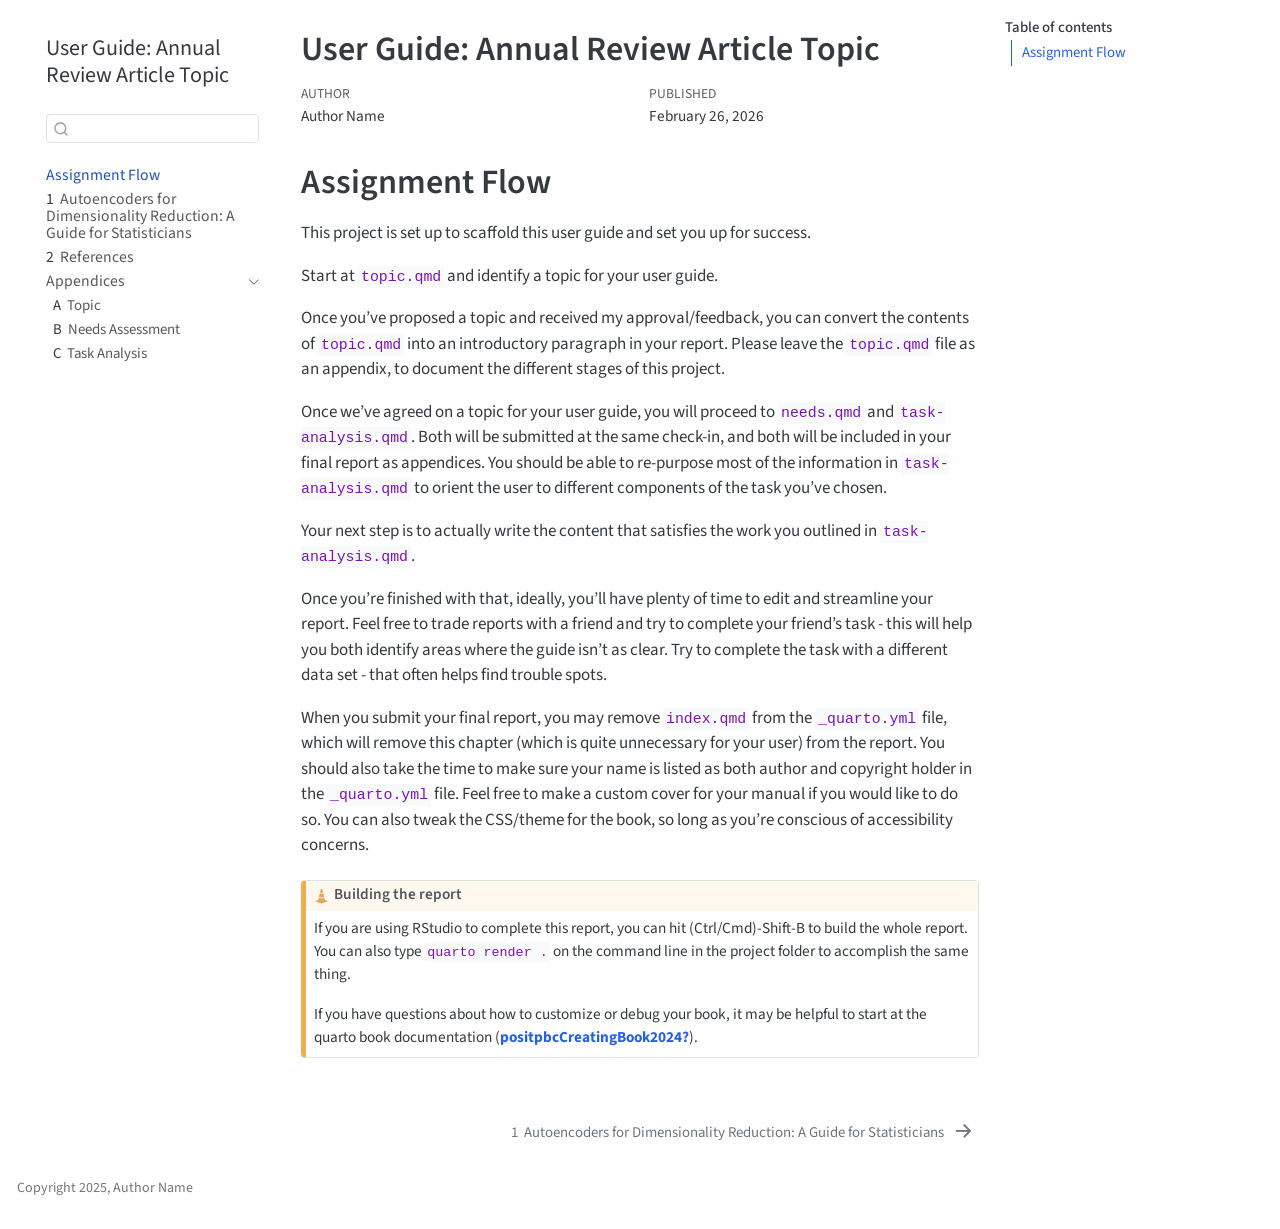
<file: docs/index.html>
<!DOCTYPE html>
<html xmlns="http://www.w3.org/1999/xhtml" lang="en" xml:lang="en"><head>

<meta charset="utf-8">
<meta name="generator" content="quarto-1.6.40">

<meta name="viewport" content="width=device-width, initial-scale=1.0, user-scalable=yes">

<meta name="author" content="Author Name">
<meta name="dcterms.date" content="2026-02-26">

<title>User Guide: Annual Review Article Topic</title>
<style>
code{white-space: pre-wrap;}
span.smallcaps{font-variant: small-caps;}
div.columns{display: flex; gap: min(4vw, 1.5em);}
div.column{flex: auto; overflow-x: auto;}
div.hanging-indent{margin-left: 1.5em; text-indent: -1.5em;}
ul.task-list{list-style: none;}
ul.task-list li input[type="checkbox"] {
  width: 0.8em;
  margin: 0 0.8em 0.2em -1em; /* quarto-specific, see https://github.com/quarto-dev/quarto-cli/issues/4556 */ 
  vertical-align: middle;
}
</style>


<script src="site_libs/quarto-nav/quarto-nav.js"></script>
<script src="site_libs/quarto-nav/headroom.min.js"></script>
<script src="site_libs/clipboard/clipboard.min.js"></script>
<script src="site_libs/quarto-search/autocomplete.umd.js"></script>
<script src="site_libs/quarto-search/fuse.min.js"></script>
<script src="site_libs/quarto-search/quarto-search.js"></script>
<meta name="quarto:offset" content="./">
<link href="./guide.html" rel="next">
<script src="site_libs/quarto-html/quarto.js"></script>
<script src="site_libs/quarto-html/popper.min.js"></script>
<script src="site_libs/quarto-html/tippy.umd.min.js"></script>
<script src="site_libs/quarto-html/anchor.min.js"></script>
<link href="site_libs/quarto-html/tippy.css" rel="stylesheet">
<link href="site_libs/quarto-html/quarto-syntax-highlighting-dece3bd051e391dd7205a6b15f93dc59.css" rel="stylesheet" id="quarto-text-highlighting-styles">
<script src="site_libs/bootstrap/bootstrap.min.js"></script>
<link href="site_libs/bootstrap/bootstrap-icons.css" rel="stylesheet">
<link href="site_libs/bootstrap/bootstrap-813c8a16b64b94fd646a87195663eb73.min.css" rel="stylesheet" append-hash="true" id="quarto-bootstrap" data-mode="light">
<script id="quarto-search-options" type="application/json">{
  "location": "sidebar",
  "copy-button": false,
  "collapse-after": 3,
  "panel-placement": "start",
  "type": "textbox",
  "limit": 50,
  "keyboard-shortcut": [
    "f",
    "/",
    "s"
  ],
  "show-item-context": false,
  "language": {
    "search-no-results-text": "No results",
    "search-matching-documents-text": "matching documents",
    "search-copy-link-title": "Copy link to search",
    "search-hide-matches-text": "Hide additional matches",
    "search-more-match-text": "more match in this document",
    "search-more-matches-text": "more matches in this document",
    "search-clear-button-title": "Clear",
    "search-text-placeholder": "",
    "search-detached-cancel-button-title": "Cancel",
    "search-submit-button-title": "Submit",
    "search-label": "Search"
  }
}</script>


</head>

<body class="nav-sidebar floating">

<div id="quarto-search-results"></div>
  <header id="quarto-header" class="headroom fixed-top">
  <nav class="quarto-secondary-nav">
    <div class="container-fluid d-flex">
      <button type="button" class="quarto-btn-toggle btn" data-bs-toggle="collapse" role="button" data-bs-target=".quarto-sidebar-collapse-item" aria-controls="quarto-sidebar" aria-expanded="false" aria-label="Toggle sidebar navigation" onclick="if (window.quartoToggleHeadroom) { window.quartoToggleHeadroom(); }">
        <i class="bi bi-layout-text-sidebar-reverse"></i>
      </button>
        <nav class="quarto-page-breadcrumbs" aria-label="breadcrumb"><ol class="breadcrumb"><li class="breadcrumb-item"><a href="./index.html">Assignment Flow</a></li></ol></nav>
        <a class="flex-grow-1" role="navigation" data-bs-toggle="collapse" data-bs-target=".quarto-sidebar-collapse-item" aria-controls="quarto-sidebar" aria-expanded="false" aria-label="Toggle sidebar navigation" onclick="if (window.quartoToggleHeadroom) { window.quartoToggleHeadroom(); }">      
        </a>
      <button type="button" class="btn quarto-search-button" aria-label="Search" onclick="window.quartoOpenSearch();">
        <i class="bi bi-search"></i>
      </button>
    </div>
  </nav>
</header>
<!-- content -->
<div id="quarto-content" class="quarto-container page-columns page-rows-contents page-layout-article">
<!-- sidebar -->
  <nav id="quarto-sidebar" class="sidebar collapse collapse-horizontal quarto-sidebar-collapse-item sidebar-navigation floating overflow-auto">
    <div class="pt-lg-2 mt-2 text-left sidebar-header">
    <div class="sidebar-title mb-0 py-0">
      <a href="./">User Guide: Annual Review Article Topic</a> 
    </div>
      </div>
        <div class="mt-2 flex-shrink-0 align-items-center">
        <div class="sidebar-search">
        <div id="quarto-search" class="" title="Search"></div>
        </div>
        </div>
    <div class="sidebar-menu-container"> 
    <ul class="list-unstyled mt-1">
        <li class="sidebar-item">
  <div class="sidebar-item-container"> 
  <a href="./index.html" class="sidebar-item-text sidebar-link active">
 <span class="menu-text">Assignment Flow</span></a>
  </div>
</li>
        <li class="sidebar-item">
  <div class="sidebar-item-container"> 
  <a href="./guide.html" class="sidebar-item-text sidebar-link">
 <span class="menu-text"><span class="chapter-number">1</span>&nbsp; <span class="chapter-title">Autoencoders for Dimensionality Reduction: A Guide for Statisticians</span></span></a>
  </div>
</li>
        <li class="sidebar-item">
  <div class="sidebar-item-container"> 
  <a href="./references.html" class="sidebar-item-text sidebar-link">
 <span class="menu-text"><span class="chapter-number">2</span>&nbsp; <span class="chapter-title">References</span></span></a>
  </div>
</li>
        <li class="sidebar-item sidebar-item-section">
      <div class="sidebar-item-container"> 
            <a class="sidebar-item-text sidebar-link text-start" data-bs-toggle="collapse" data-bs-target="#quarto-sidebar-section-1" role="navigation" aria-expanded="true">
 <span class="menu-text">Appendices</span></a>
          <a class="sidebar-item-toggle text-start" data-bs-toggle="collapse" data-bs-target="#quarto-sidebar-section-1" role="navigation" aria-expanded="true" aria-label="Toggle section">
            <i class="bi bi-chevron-right ms-2"></i>
          </a> 
      </div>
      <ul id="quarto-sidebar-section-1" class="collapse list-unstyled sidebar-section depth1 show">  
          <li class="sidebar-item">
  <div class="sidebar-item-container"> 
  <a href="./topic.html" class="sidebar-item-text sidebar-link">
 <span class="menu-text"><span class="chapter-number">A</span>&nbsp; <span class="chapter-title">Topic</span></span></a>
  </div>
</li>
          <li class="sidebar-item">
  <div class="sidebar-item-container"> 
  <a href="./needs.html" class="sidebar-item-text sidebar-link">
 <span class="menu-text"><span class="chapter-number">B</span>&nbsp; <span class="chapter-title">Needs Assessment</span></span></a>
  </div>
</li>
          <li class="sidebar-item">
  <div class="sidebar-item-container"> 
  <a href="./task-analysis.html" class="sidebar-item-text sidebar-link">
 <span class="menu-text"><span class="chapter-number">C</span>&nbsp; <span class="chapter-title">Task Analysis</span></span></a>
  </div>
</li>
      </ul>
  </li>
    </ul>
    </div>
</nav>
<div id="quarto-sidebar-glass" class="quarto-sidebar-collapse-item" data-bs-toggle="collapse" data-bs-target=".quarto-sidebar-collapse-item"></div>
<!-- margin-sidebar -->
    <div id="quarto-margin-sidebar" class="sidebar margin-sidebar">
        <nav id="TOC" role="doc-toc" class="toc-active">
    <h2 id="toc-title">Table of contents</h2>
   
  <ul>
  <li><a href="#assignment-flow" id="toc-assignment-flow" class="nav-link active" data-scroll-target="#assignment-flow">Assignment Flow</a></li>
  </ul>
</nav>
    </div>
<!-- main -->
<main class="content" id="quarto-document-content">

<header id="title-block-header" class="quarto-title-block default">
<div class="quarto-title">
<h1 class="title">User Guide: Annual Review Article Topic</h1>
</div>



<div class="quarto-title-meta">

    <div>
    <div class="quarto-title-meta-heading">Author</div>
    <div class="quarto-title-meta-contents">
             <p>Author Name </p>
          </div>
  </div>
    
    <div>
    <div class="quarto-title-meta-heading">Published</div>
    <div class="quarto-title-meta-contents">
      <p class="date">February 26, 2026</p>
    </div>
  </div>
  
    
  </div>
  


</header>


<section id="assignment-flow" class="level1 unnumbered">
<h1 class="unnumbered">Assignment Flow</h1>
<p>This project is set up to scaffold this user guide and set you up for success.</p>
<p>Start at <code>topic.qmd</code> and identify a topic for your user guide.</p>
<p>Once you’ve proposed a topic and received my approval/feedback, you can convert the contents of <code>topic.qmd</code> into an introductory paragraph in your report. Please leave the <code>topic.qmd</code> file as an appendix, to document the different stages of this project.</p>
<p>Once we’ve agreed on a topic for your user guide, you will proceed to <code>needs.qmd</code> and <code>task-analysis.qmd</code>. Both will be submitted at the same check-in, and both will be included in your final report as appendices. You should be able to re-purpose most of the information in <code>task-analysis.qmd</code> to orient the user to different components of the task you’ve chosen.</p>
<p>Your next step is to actually write the content that satisfies the work you outlined in <code>task-analysis.qmd</code>.</p>
<p>Once you’re finished with that, ideally, you’ll have plenty of time to edit and streamline your report. Feel free to trade reports with a friend and try to complete your friend’s task - this will help you both identify areas where the guide isn’t as clear. Try to complete the task with a different data set - that often helps find trouble spots.</p>
<p>When you submit your final report, you may remove <code>index.qmd</code> from the <code>_quarto.yml</code> file, which will remove this chapter (which is quite unnecessary for your user) from the report. You should also take the time to make sure your name is listed as both author and copyright holder in the <code>_quarto.yml</code> file. Feel free to make a custom cover for your manual if you would like to do so. You can also tweak the CSS/theme for the book, so long as you’re conscious of accessibility concerns.</p>
<div class="callout callout-style-default callout-caution callout-titled">
<div class="callout-header d-flex align-content-center">
<div class="callout-icon-container">
<i class="callout-icon"></i>
</div>
<div class="callout-title-container flex-fill">
Building the report
</div>
</div>
<div class="callout-body-container callout-body">
<p>If you are using RStudio to complete this report, you can hit (Ctrl/Cmd)-Shift-B to build the whole report. You can also type <code>quarto render .</code> on the command line in the project folder to accomplish the same thing.</p>
<p>If you have questions about how to customize or debug your book, it may be helpful to start at the quarto book documentation <span class="citation" data-cites="positpbcCreatingBook2024">(<a href="references.html#ref-positpbcCreatingBook2024" role="doc-biblioref"><strong>positpbcCreatingBook2024?</strong></a>)</span>.</p>
</div>
</div>


</section>

</main> <!-- /main -->
<script id="quarto-html-after-body" type="application/javascript">
window.document.addEventListener("DOMContentLoaded", function (event) {
  const toggleBodyColorMode = (bsSheetEl) => {
    const mode = bsSheetEl.getAttribute("data-mode");
    const bodyEl = window.document.querySelector("body");
    if (mode === "dark") {
      bodyEl.classList.add("quarto-dark");
      bodyEl.classList.remove("quarto-light");
    } else {
      bodyEl.classList.add("quarto-light");
      bodyEl.classList.remove("quarto-dark");
    }
  }
  const toggleBodyColorPrimary = () => {
    const bsSheetEl = window.document.querySelector("link#quarto-bootstrap");
    if (bsSheetEl) {
      toggleBodyColorMode(bsSheetEl);
    }
  }
  toggleBodyColorPrimary();  
  const icon = "";
  const anchorJS = new window.AnchorJS();
  anchorJS.options = {
    placement: 'right',
    icon: icon
  };
  anchorJS.add('.anchored');
  const isCodeAnnotation = (el) => {
    for (const clz of el.classList) {
      if (clz.startsWith('code-annotation-')) {                     
        return true;
      }
    }
    return false;
  }
  const onCopySuccess = function(e) {
    // button target
    const button = e.trigger;
    // don't keep focus
    button.blur();
    // flash "checked"
    button.classList.add('code-copy-button-checked');
    var currentTitle = button.getAttribute("title");
    button.setAttribute("title", "Copied!");
    let tooltip;
    if (window.bootstrap) {
      button.setAttribute("data-bs-toggle", "tooltip");
      button.setAttribute("data-bs-placement", "left");
      button.setAttribute("data-bs-title", "Copied!");
      tooltip = new bootstrap.Tooltip(button, 
        { trigger: "manual", 
          customClass: "code-copy-button-tooltip",
          offset: [0, -8]});
      tooltip.show();    
    }
    setTimeout(function() {
      if (tooltip) {
        tooltip.hide();
        button.removeAttribute("data-bs-title");
        button.removeAttribute("data-bs-toggle");
        button.removeAttribute("data-bs-placement");
      }
      button.setAttribute("title", currentTitle);
      button.classList.remove('code-copy-button-checked');
    }, 1000);
    // clear code selection
    e.clearSelection();
  }
  const getTextToCopy = function(trigger) {
      const codeEl = trigger.previousElementSibling.cloneNode(true);
      for (const childEl of codeEl.children) {
        if (isCodeAnnotation(childEl)) {
          childEl.remove();
        }
      }
      return codeEl.innerText;
  }
  const clipboard = new window.ClipboardJS('.code-copy-button:not([data-in-quarto-modal])', {
    text: getTextToCopy
  });
  clipboard.on('success', onCopySuccess);
  if (window.document.getElementById('quarto-embedded-source-code-modal')) {
    const clipboardModal = new window.ClipboardJS('.code-copy-button[data-in-quarto-modal]', {
      text: getTextToCopy,
      container: window.document.getElementById('quarto-embedded-source-code-modal')
    });
    clipboardModal.on('success', onCopySuccess);
  }
    var localhostRegex = new RegExp(/^(?:http|https):\/\/localhost\:?[0-9]*\//);
    var mailtoRegex = new RegExp(/^mailto:/);
      var filterRegex = new RegExp('/' + window.location.host + '/');
    var isInternal = (href) => {
        return filterRegex.test(href) || localhostRegex.test(href) || mailtoRegex.test(href);
    }
    // Inspect non-navigation links and adorn them if external
 	var links = window.document.querySelectorAll('a[href]:not(.nav-link):not(.navbar-brand):not(.toc-action):not(.sidebar-link):not(.sidebar-item-toggle):not(.pagination-link):not(.no-external):not([aria-hidden]):not(.dropdown-item):not(.quarto-navigation-tool):not(.about-link)');
    for (var i=0; i<links.length; i++) {
      const link = links[i];
      if (!isInternal(link.href)) {
        // undo the damage that might have been done by quarto-nav.js in the case of
        // links that we want to consider external
        if (link.dataset.originalHref !== undefined) {
          link.href = link.dataset.originalHref;
        }
      }
    }
  function tippyHover(el, contentFn, onTriggerFn, onUntriggerFn) {
    const config = {
      allowHTML: true,
      maxWidth: 500,
      delay: 100,
      arrow: false,
      appendTo: function(el) {
          return el.parentElement;
      },
      interactive: true,
      interactiveBorder: 10,
      theme: 'quarto',
      placement: 'bottom-start',
    };
    if (contentFn) {
      config.content = contentFn;
    }
    if (onTriggerFn) {
      config.onTrigger = onTriggerFn;
    }
    if (onUntriggerFn) {
      config.onUntrigger = onUntriggerFn;
    }
    window.tippy(el, config); 
  }
  const noterefs = window.document.querySelectorAll('a[role="doc-noteref"]');
  for (var i=0; i<noterefs.length; i++) {
    const ref = noterefs[i];
    tippyHover(ref, function() {
      // use id or data attribute instead here
      let href = ref.getAttribute('data-footnote-href') || ref.getAttribute('href');
      try { href = new URL(href).hash; } catch {}
      const id = href.replace(/^#\/?/, "");
      const note = window.document.getElementById(id);
      if (note) {
        return note.innerHTML;
      } else {
        return "";
      }
    });
  }
  const xrefs = window.document.querySelectorAll('a.quarto-xref');
  const processXRef = (id, note) => {
    // Strip column container classes
    const stripColumnClz = (el) => {
      el.classList.remove("page-full", "page-columns");
      if (el.children) {
        for (const child of el.children) {
          stripColumnClz(child);
        }
      }
    }
    stripColumnClz(note)
    if (id === null || id.startsWith('sec-')) {
      // Special case sections, only their first couple elements
      const container = document.createElement("div");
      if (note.children && note.children.length > 2) {
        container.appendChild(note.children[0].cloneNode(true));
        for (let i = 1; i < note.children.length; i++) {
          const child = note.children[i];
          if (child.tagName === "P" && child.innerText === "") {
            continue;
          } else {
            container.appendChild(child.cloneNode(true));
            break;
          }
        }
        if (window.Quarto?.typesetMath) {
          window.Quarto.typesetMath(container);
        }
        return container.innerHTML
      } else {
        if (window.Quarto?.typesetMath) {
          window.Quarto.typesetMath(note);
        }
        return note.innerHTML;
      }
    } else {
      // Remove any anchor links if they are present
      const anchorLink = note.querySelector('a.anchorjs-link');
      if (anchorLink) {
        anchorLink.remove();
      }
      if (window.Quarto?.typesetMath) {
        window.Quarto.typesetMath(note);
      }
      if (note.classList.contains("callout")) {
        return note.outerHTML;
      } else {
        return note.innerHTML;
      }
    }
  }
  for (var i=0; i<xrefs.length; i++) {
    const xref = xrefs[i];
    tippyHover(xref, undefined, function(instance) {
      instance.disable();
      let url = xref.getAttribute('href');
      let hash = undefined; 
      if (url.startsWith('#')) {
        hash = url;
      } else {
        try { hash = new URL(url).hash; } catch {}
      }
      if (hash) {
        const id = hash.replace(/^#\/?/, "");
        const note = window.document.getElementById(id);
        if (note !== null) {
          try {
            const html = processXRef(id, note.cloneNode(true));
            instance.setContent(html);
          } finally {
            instance.enable();
            instance.show();
          }
        } else {
          // See if we can fetch this
          fetch(url.split('#')[0])
          .then(res => res.text())
          .then(html => {
            const parser = new DOMParser();
            const htmlDoc = parser.parseFromString(html, "text/html");
            const note = htmlDoc.getElementById(id);
            if (note !== null) {
              const html = processXRef(id, note);
              instance.setContent(html);
            } 
          }).finally(() => {
            instance.enable();
            instance.show();
          });
        }
      } else {
        // See if we can fetch a full url (with no hash to target)
        // This is a special case and we should probably do some content thinning / targeting
        fetch(url)
        .then(res => res.text())
        .then(html => {
          const parser = new DOMParser();
          const htmlDoc = parser.parseFromString(html, "text/html");
          const note = htmlDoc.querySelector('main.content');
          if (note !== null) {
            // This should only happen for chapter cross references
            // (since there is no id in the URL)
            // remove the first header
            if (note.children.length > 0 && note.children[0].tagName === "HEADER") {
              note.children[0].remove();
            }
            const html = processXRef(null, note);
            instance.setContent(html);
          } 
        }).finally(() => {
          instance.enable();
          instance.show();
        });
      }
    }, function(instance) {
    });
  }
      let selectedAnnoteEl;
      const selectorForAnnotation = ( cell, annotation) => {
        let cellAttr = 'data-code-cell="' + cell + '"';
        let lineAttr = 'data-code-annotation="' +  annotation + '"';
        const selector = 'span[' + cellAttr + '][' + lineAttr + ']';
        return selector;
      }
      const selectCodeLines = (annoteEl) => {
        const doc = window.document;
        const targetCell = annoteEl.getAttribute("data-target-cell");
        const targetAnnotation = annoteEl.getAttribute("data-target-annotation");
        const annoteSpan = window.document.querySelector(selectorForAnnotation(targetCell, targetAnnotation));
        const lines = annoteSpan.getAttribute("data-code-lines").split(",");
        const lineIds = lines.map((line) => {
          return targetCell + "-" + line;
        })
        let top = null;
        let height = null;
        let parent = null;
        if (lineIds.length > 0) {
            //compute the position of the single el (top and bottom and make a div)
            const el = window.document.getElementById(lineIds[0]);
            top = el.offsetTop;
            height = el.offsetHeight;
            parent = el.parentElement.parentElement;
          if (lineIds.length > 1) {
            const lastEl = window.document.getElementById(lineIds[lineIds.length - 1]);
            const bottom = lastEl.offsetTop + lastEl.offsetHeight;
            height = bottom - top;
          }
          if (top !== null && height !== null && parent !== null) {
            // cook up a div (if necessary) and position it 
            let div = window.document.getElementById("code-annotation-line-highlight");
            if (div === null) {
              div = window.document.createElement("div");
              div.setAttribute("id", "code-annotation-line-highlight");
              div.style.position = 'absolute';
              parent.appendChild(div);
            }
            div.style.top = top - 2 + "px";
            div.style.height = height + 4 + "px";
            div.style.left = 0;
            let gutterDiv = window.document.getElementById("code-annotation-line-highlight-gutter");
            if (gutterDiv === null) {
              gutterDiv = window.document.createElement("div");
              gutterDiv.setAttribute("id", "code-annotation-line-highlight-gutter");
              gutterDiv.style.position = 'absolute';
              const codeCell = window.document.getElementById(targetCell);
              const gutter = codeCell.querySelector('.code-annotation-gutter');
              gutter.appendChild(gutterDiv);
            }
            gutterDiv.style.top = top - 2 + "px";
            gutterDiv.style.height = height + 4 + "px";
          }
          selectedAnnoteEl = annoteEl;
        }
      };
      const unselectCodeLines = () => {
        const elementsIds = ["code-annotation-line-highlight", "code-annotation-line-highlight-gutter"];
        elementsIds.forEach((elId) => {
          const div = window.document.getElementById(elId);
          if (div) {
            div.remove();
          }
        });
        selectedAnnoteEl = undefined;
      };
        // Handle positioning of the toggle
    window.addEventListener(
      "resize",
      throttle(() => {
        elRect = undefined;
        if (selectedAnnoteEl) {
          selectCodeLines(selectedAnnoteEl);
        }
      }, 10)
    );
    function throttle(fn, ms) {
    let throttle = false;
    let timer;
      return (...args) => {
        if(!throttle) { // first call gets through
            fn.apply(this, args);
            throttle = true;
        } else { // all the others get throttled
            if(timer) clearTimeout(timer); // cancel #2
            timer = setTimeout(() => {
              fn.apply(this, args);
              timer = throttle = false;
            }, ms);
        }
      };
    }
      // Attach click handler to the DT
      const annoteDls = window.document.querySelectorAll('dt[data-target-cell]');
      for (const annoteDlNode of annoteDls) {
        annoteDlNode.addEventListener('click', (event) => {
          const clickedEl = event.target;
          if (clickedEl !== selectedAnnoteEl) {
            unselectCodeLines();
            const activeEl = window.document.querySelector('dt[data-target-cell].code-annotation-active');
            if (activeEl) {
              activeEl.classList.remove('code-annotation-active');
            }
            selectCodeLines(clickedEl);
            clickedEl.classList.add('code-annotation-active');
          } else {
            // Unselect the line
            unselectCodeLines();
            clickedEl.classList.remove('code-annotation-active');
          }
        });
      }
  const findCites = (el) => {
    const parentEl = el.parentElement;
    if (parentEl) {
      const cites = parentEl.dataset.cites;
      if (cites) {
        return {
          el,
          cites: cites.split(' ')
        };
      } else {
        return findCites(el.parentElement)
      }
    } else {
      return undefined;
    }
  };
  var bibliorefs = window.document.querySelectorAll('a[role="doc-biblioref"]');
  for (var i=0; i<bibliorefs.length; i++) {
    const ref = bibliorefs[i];
    const citeInfo = findCites(ref);
    if (citeInfo) {
      tippyHover(citeInfo.el, function() {
        var popup = window.document.createElement('div');
        citeInfo.cites.forEach(function(cite) {
          var citeDiv = window.document.createElement('div');
          citeDiv.classList.add('hanging-indent');
          citeDiv.classList.add('csl-entry');
          var biblioDiv = window.document.getElementById('ref-' + cite);
          if (biblioDiv) {
            citeDiv.innerHTML = biblioDiv.innerHTML;
          }
          popup.appendChild(citeDiv);
        });
        return popup.innerHTML;
      });
    }
  }
});
</script>
<nav class="page-navigation">
  <div class="nav-page nav-page-previous">
  </div>
  <div class="nav-page nav-page-next">
      <a href="./guide.html" class="pagination-link" aria-label="Autoencoders for Dimensionality Reduction: A Guide for Statisticians">
        <span class="nav-page-text"><span class="chapter-number">1</span>&nbsp; <span class="chapter-title">Autoencoders for Dimensionality Reduction: A Guide for Statisticians</span></span> <i class="bi bi-arrow-right-short"></i>
      </a>
  </div>
</nav>
</div> <!-- /content -->
<footer class="footer">
  <div class="nav-footer">
    <div class="nav-footer-left">
<p>Copyright 2025, Author Name</p>
</div>   
    <div class="nav-footer-center">
      &nbsp;
    </div>
    <div class="nav-footer-right">
      &nbsp;
    </div>
  </div>
</footer>




</body></html>
</file>
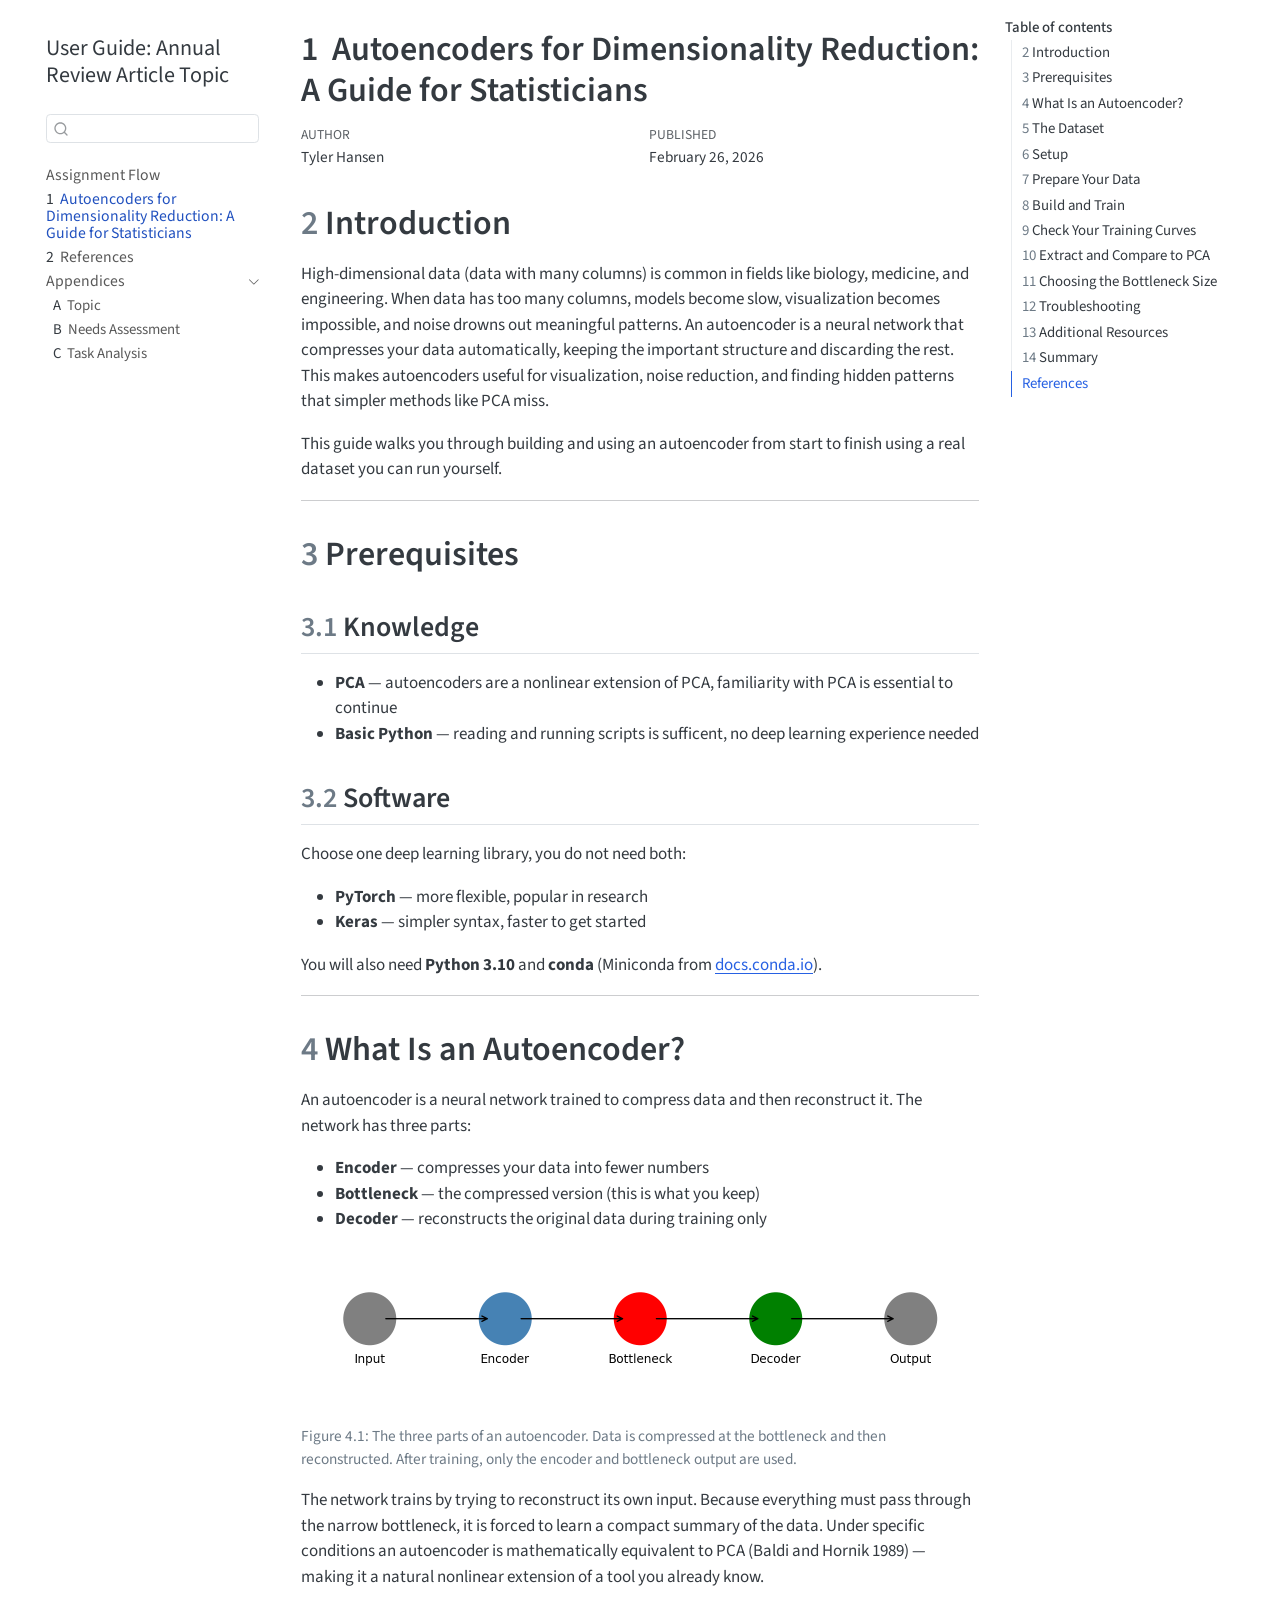
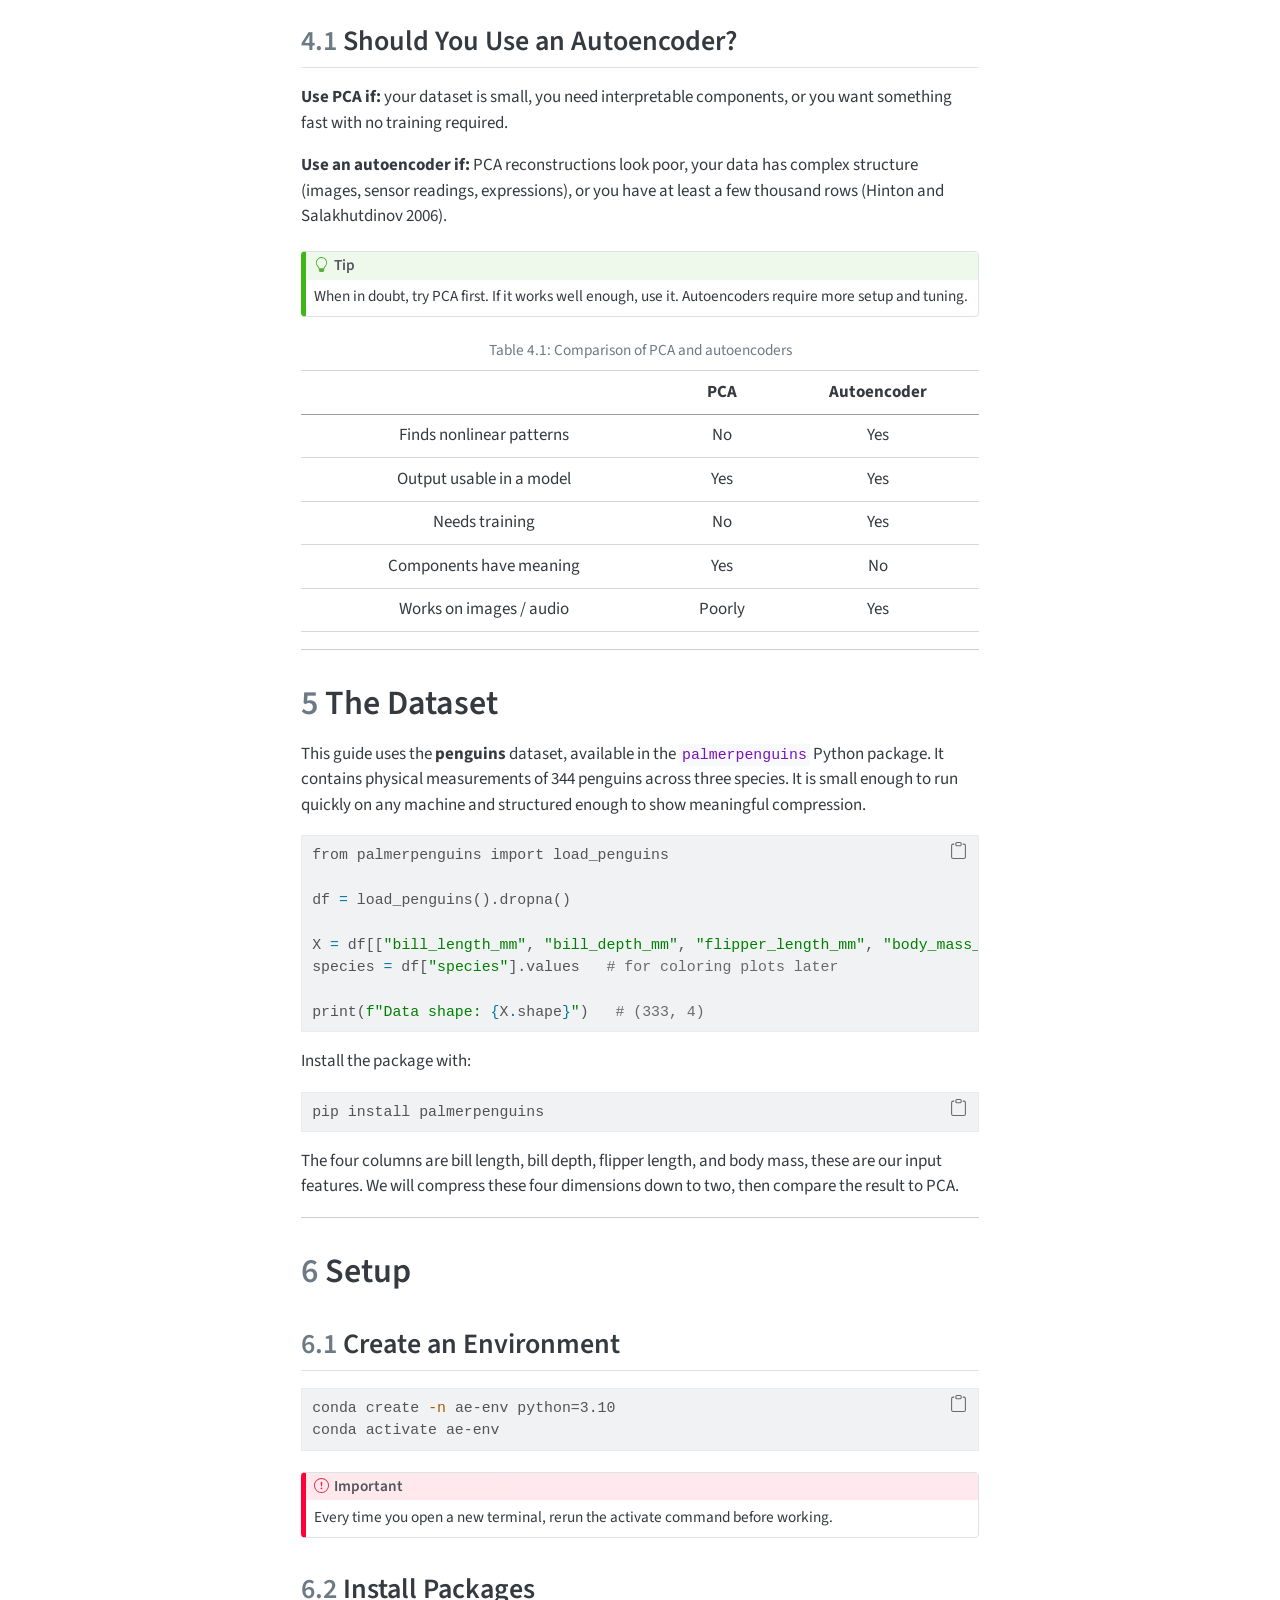
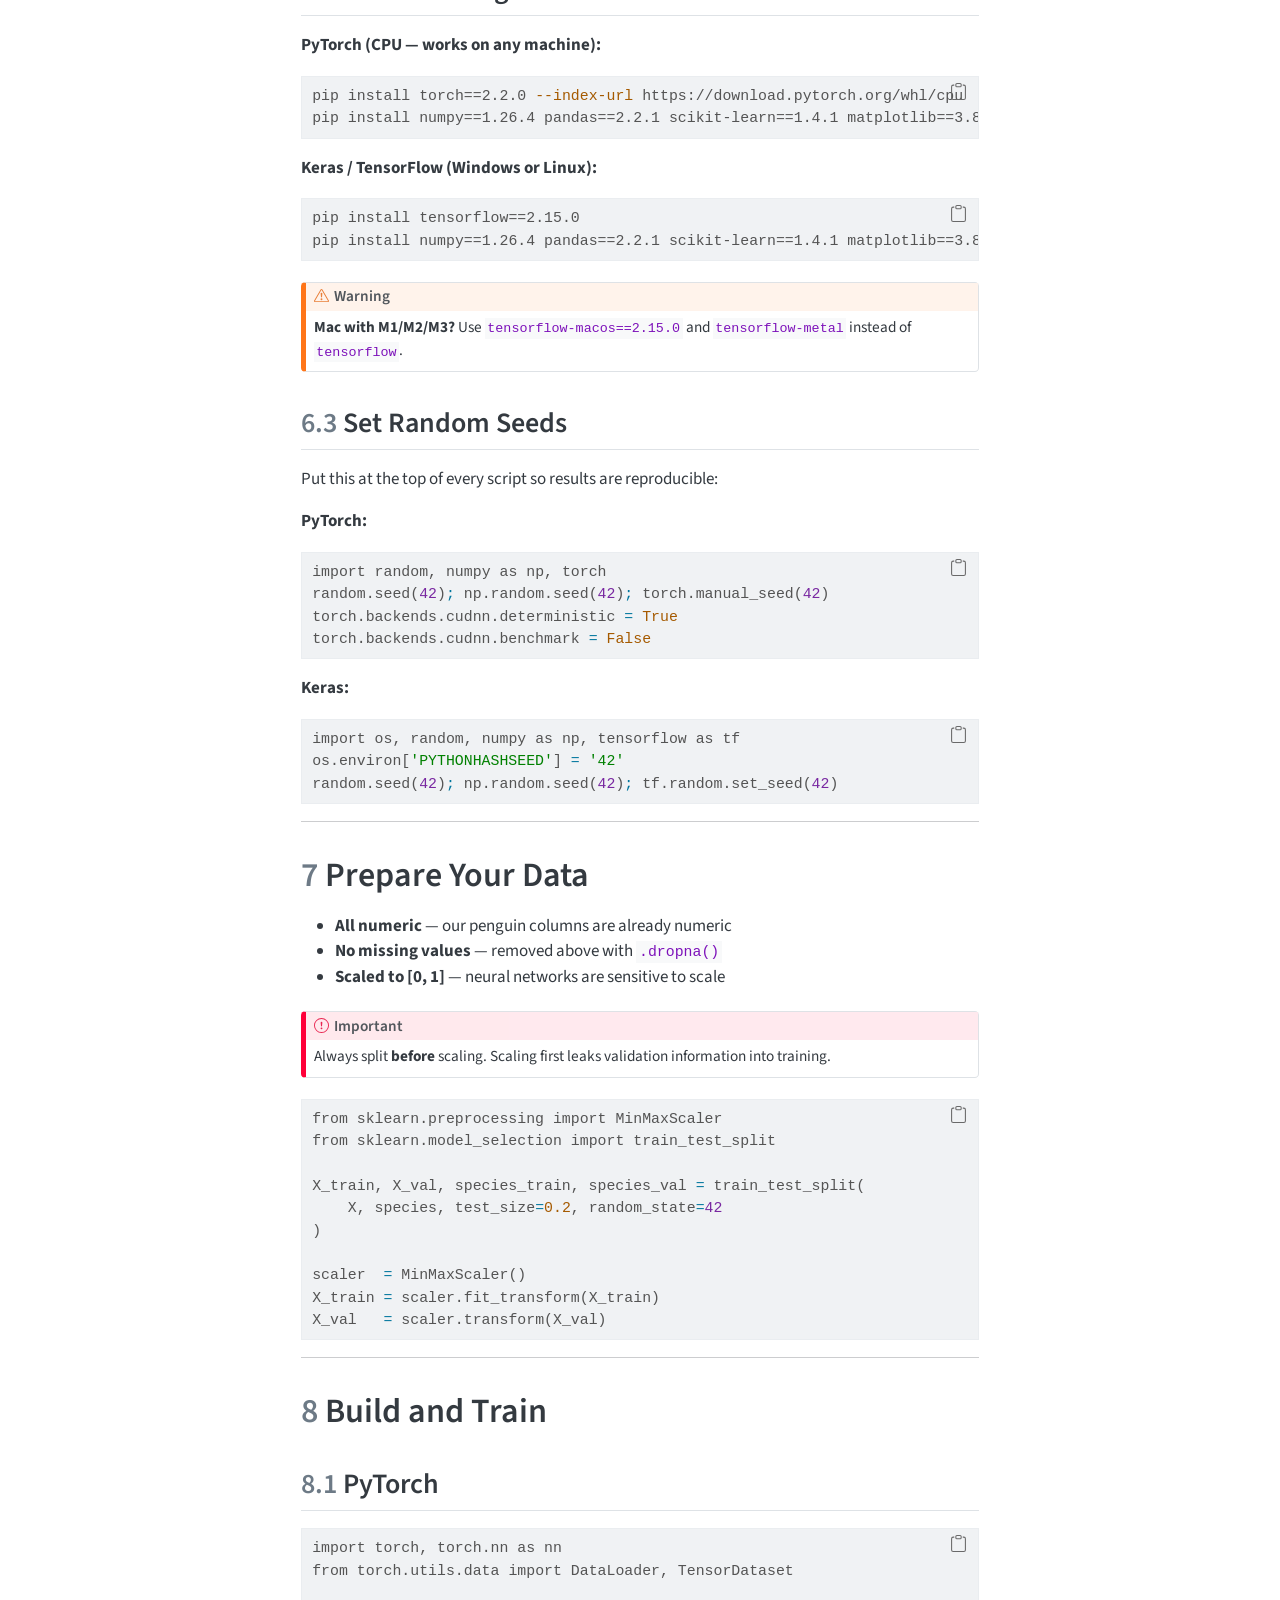
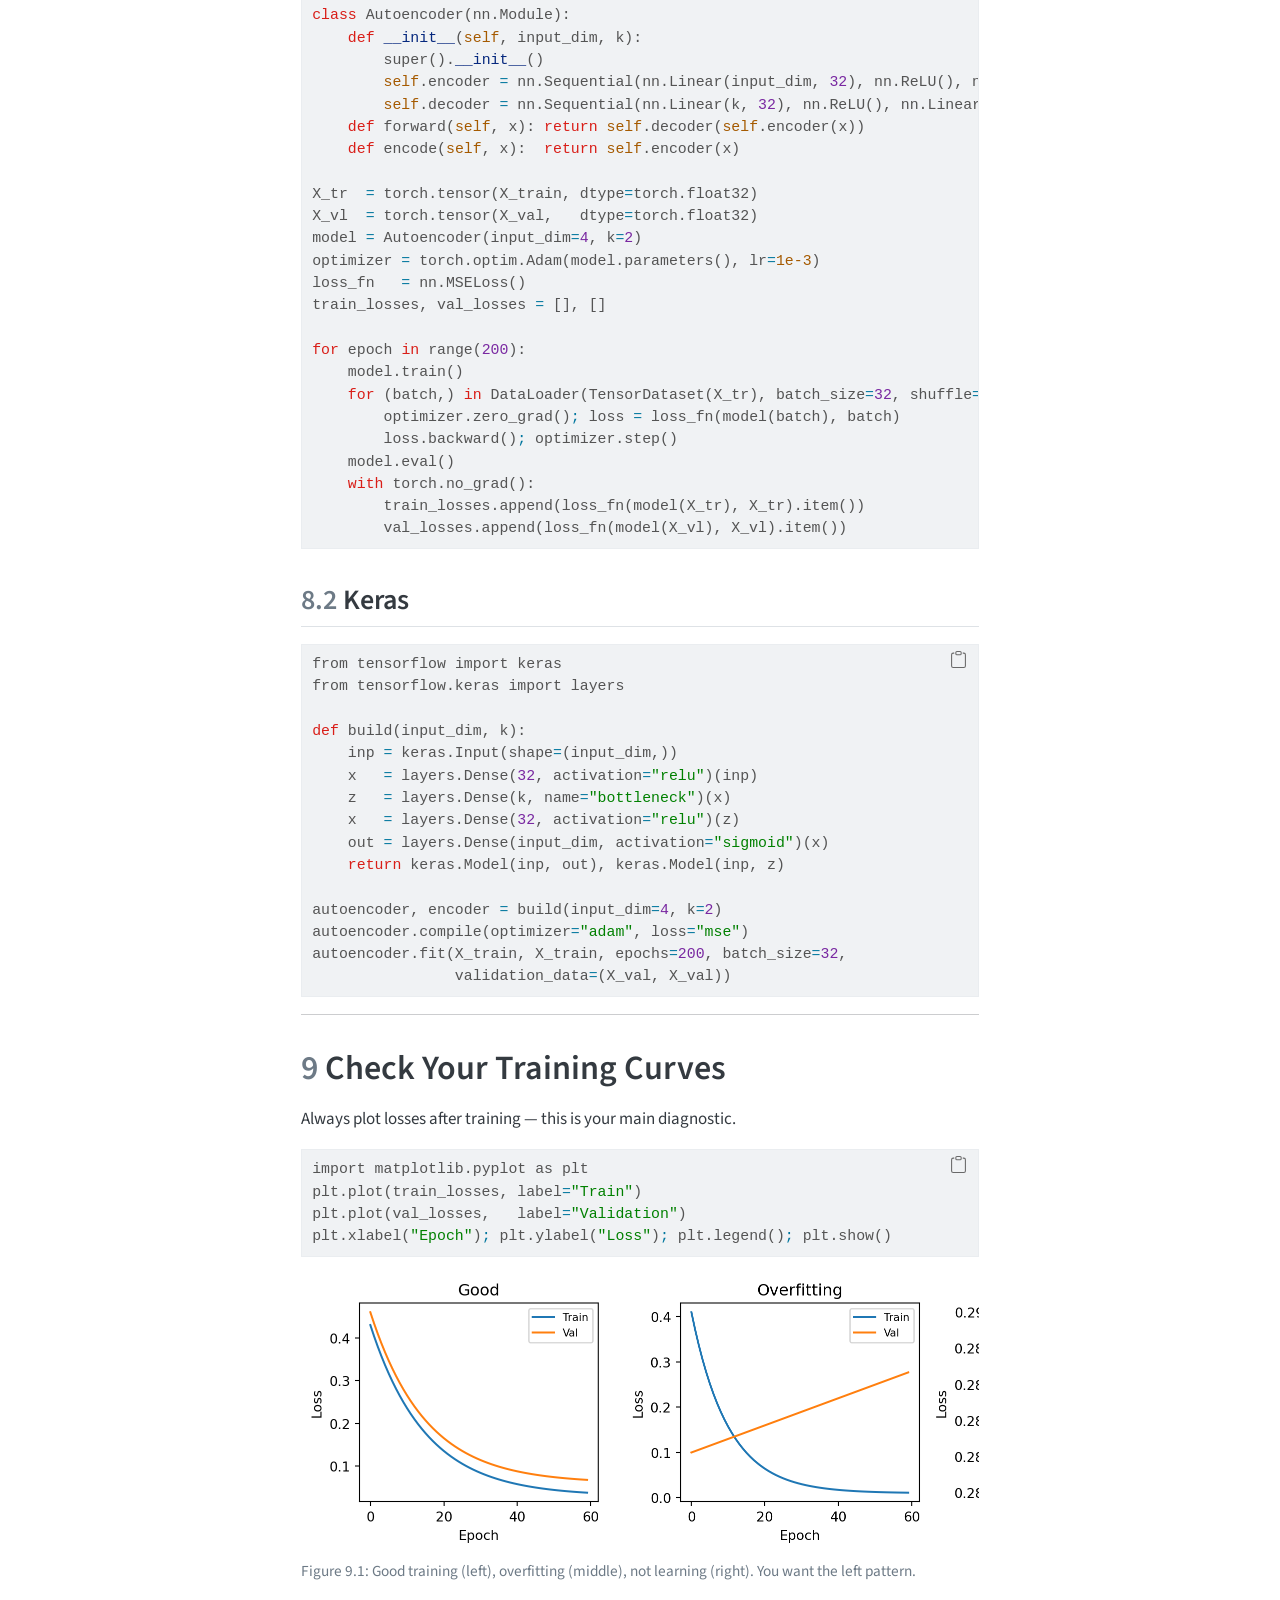
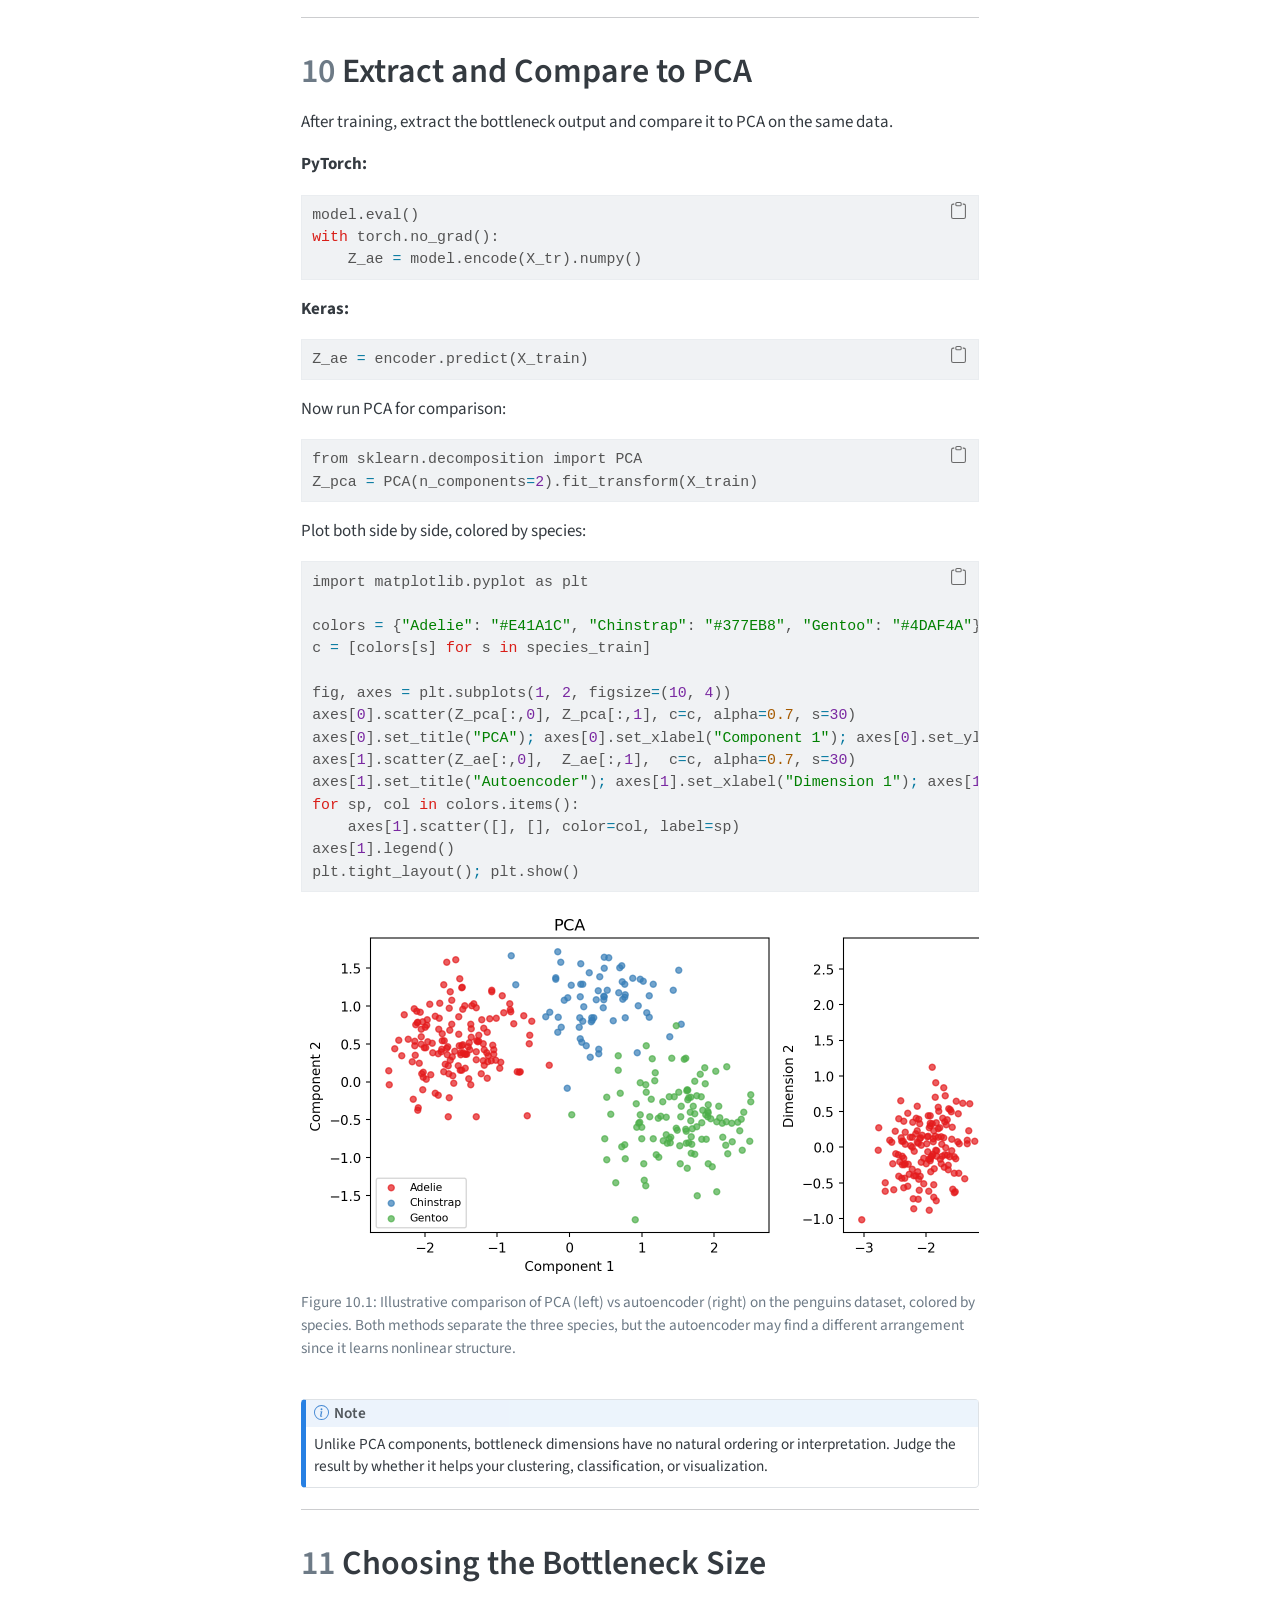
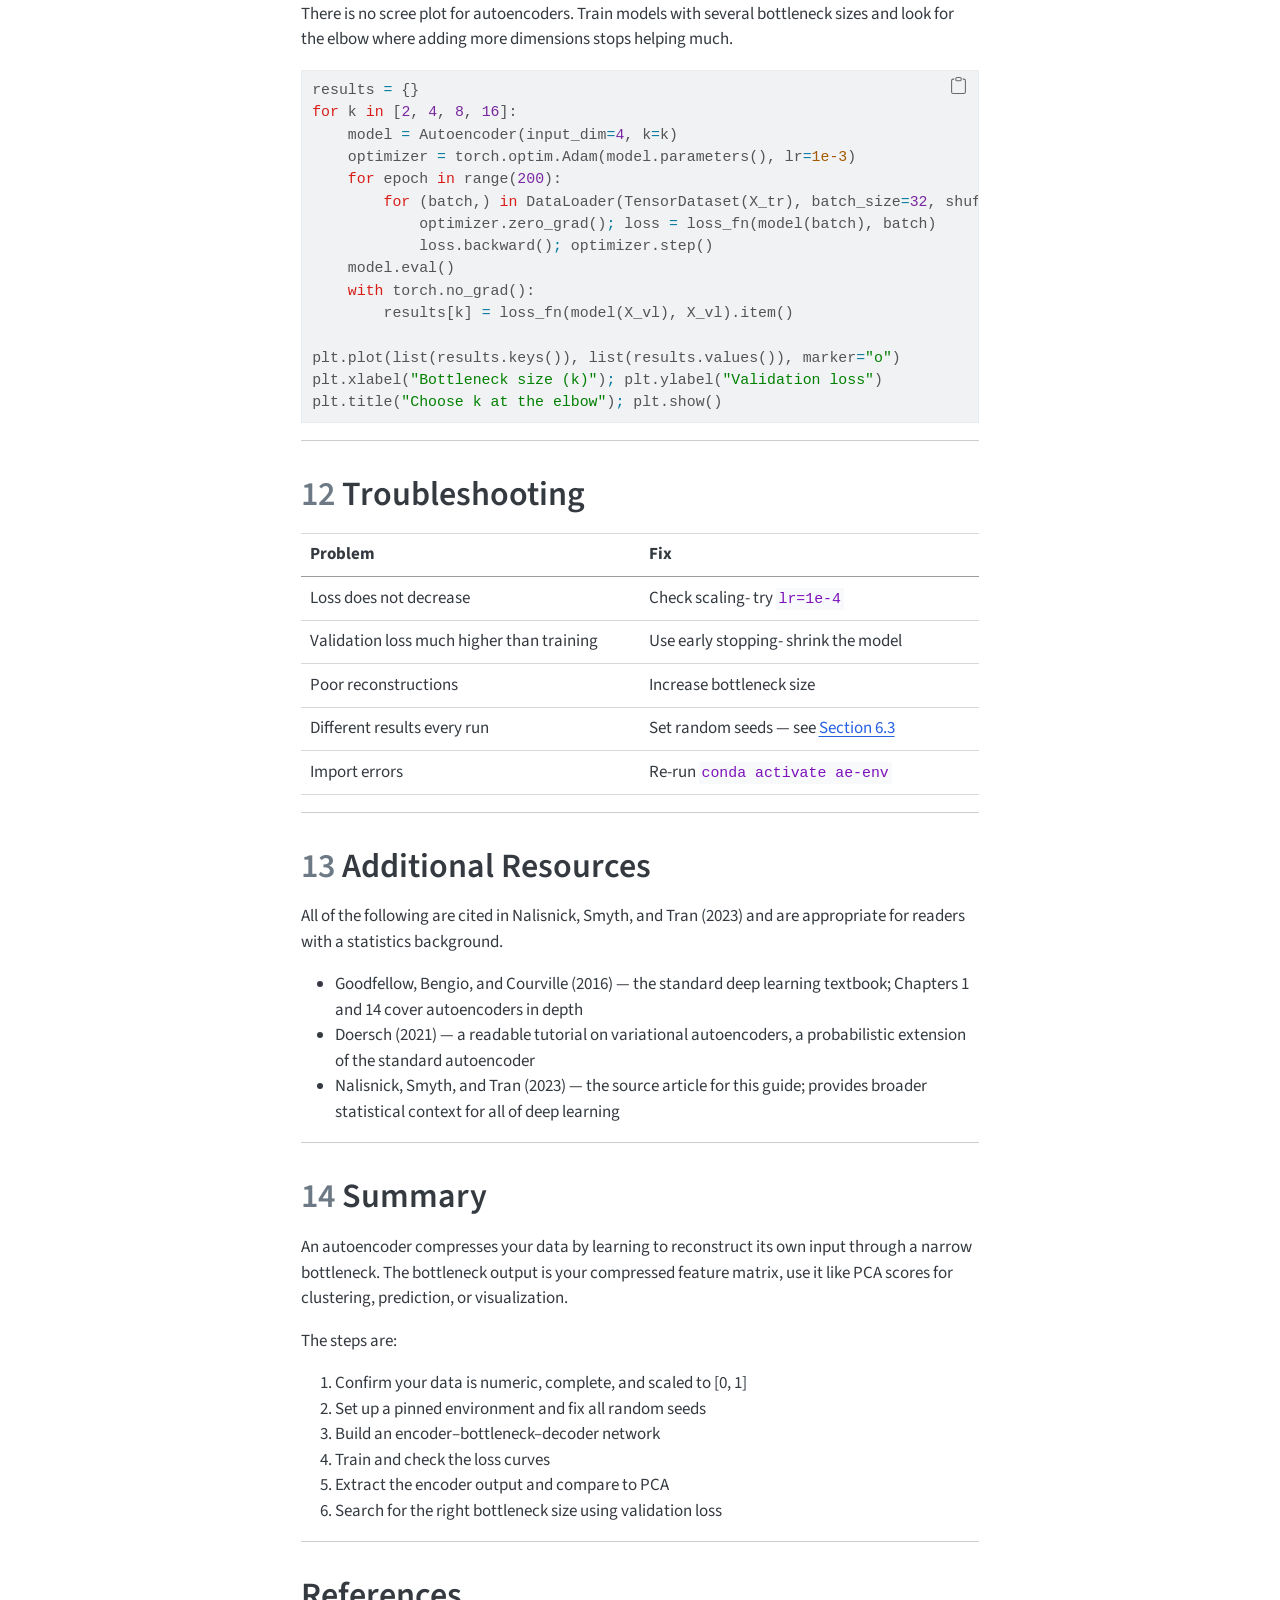
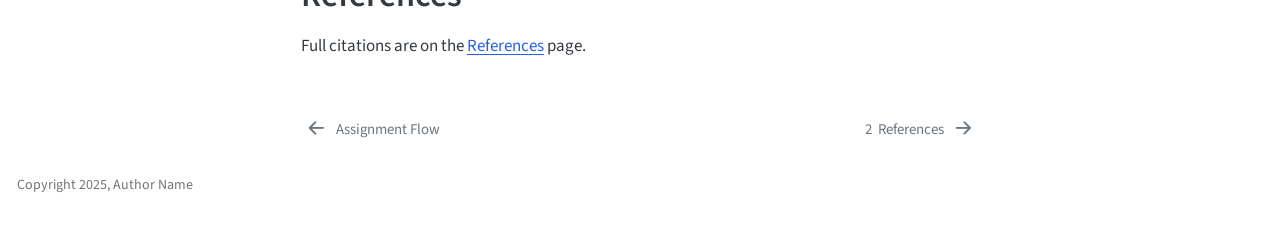
<file: docs/guide.html>
<!DOCTYPE html>
<html xmlns="http://www.w3.org/1999/xhtml" lang="en" xml:lang="en"><head>

<meta charset="utf-8">
<meta name="generator" content="quarto-1.6.40">

<meta name="viewport" content="width=device-width, initial-scale=1.0, user-scalable=yes">

<meta name="author" content="Tyler Hansen">
<meta name="dcterms.date" content="2026-02-26">

<title>1&nbsp; Autoencoders for Dimensionality Reduction: A Guide for Statisticians – User Guide: Annual Review Article Topic</title>
<style>
code{white-space: pre-wrap;}
span.smallcaps{font-variant: small-caps;}
div.columns{display: flex; gap: min(4vw, 1.5em);}
div.column{flex: auto; overflow-x: auto;}
div.hanging-indent{margin-left: 1.5em; text-indent: -1.5em;}
ul.task-list{list-style: none;}
ul.task-list li input[type="checkbox"] {
  width: 0.8em;
  margin: 0 0.8em 0.2em -1em; /* quarto-specific, see https://github.com/quarto-dev/quarto-cli/issues/4556 */ 
  vertical-align: middle;
}
/* CSS for syntax highlighting */
pre > code.sourceCode { white-space: pre; position: relative; }
pre > code.sourceCode > span { line-height: 1.25; }
pre > code.sourceCode > span:empty { height: 1.2em; }
.sourceCode { overflow: visible; }
code.sourceCode > span { color: inherit; text-decoration: inherit; }
div.sourceCode { margin: 1em 0; }
pre.sourceCode { margin: 0; }
@media screen {
div.sourceCode { overflow: auto; }
}
@media print {
pre > code.sourceCode { white-space: pre-wrap; }
pre > code.sourceCode > span { display: inline-block; text-indent: -5em; padding-left: 5em; }
}
pre.numberSource code
  { counter-reset: source-line 0; }
pre.numberSource code > span
  { position: relative; left: -4em; counter-increment: source-line; }
pre.numberSource code > span > a:first-child::before
  { content: counter(source-line);
    position: relative; left: -1em; text-align: right; vertical-align: baseline;
    border: none; display: inline-block;
    -webkit-touch-callout: none; -webkit-user-select: none;
    -khtml-user-select: none; -moz-user-select: none;
    -ms-user-select: none; user-select: none;
    padding: 0 4px; width: 4em;
  }
pre.numberSource { margin-left: 3em;  padding-left: 4px; }
div.sourceCode
  {   }
@media screen {
pre > code.sourceCode > span > a:first-child::before { text-decoration: underline; }
}
</style>


<script src="site_libs/quarto-nav/quarto-nav.js"></script>
<script src="site_libs/quarto-nav/headroom.min.js"></script>
<script src="site_libs/clipboard/clipboard.min.js"></script>
<script src="site_libs/quarto-search/autocomplete.umd.js"></script>
<script src="site_libs/quarto-search/fuse.min.js"></script>
<script src="site_libs/quarto-search/quarto-search.js"></script>
<meta name="quarto:offset" content="./">
<link href="./references.html" rel="next">
<link href="./index.html" rel="prev">
<script src="site_libs/quarto-html/quarto.js"></script>
<script src="site_libs/quarto-html/popper.min.js"></script>
<script src="site_libs/quarto-html/tippy.umd.min.js"></script>
<script src="site_libs/quarto-html/anchor.min.js"></script>
<link href="site_libs/quarto-html/tippy.css" rel="stylesheet">
<link href="site_libs/quarto-html/quarto-syntax-highlighting-dece3bd051e391dd7205a6b15f93dc59.css" rel="stylesheet" id="quarto-text-highlighting-styles">
<script src="site_libs/bootstrap/bootstrap.min.js"></script>
<link href="site_libs/bootstrap/bootstrap-icons.css" rel="stylesheet">
<link href="site_libs/bootstrap/bootstrap-813c8a16b64b94fd646a87195663eb73.min.css" rel="stylesheet" append-hash="true" id="quarto-bootstrap" data-mode="light">
<script id="quarto-search-options" type="application/json">{
  "location": "sidebar",
  "copy-button": false,
  "collapse-after": 3,
  "panel-placement": "start",
  "type": "textbox",
  "limit": 50,
  "keyboard-shortcut": [
    "f",
    "/",
    "s"
  ],
  "show-item-context": false,
  "language": {
    "search-no-results-text": "No results",
    "search-matching-documents-text": "matching documents",
    "search-copy-link-title": "Copy link to search",
    "search-hide-matches-text": "Hide additional matches",
    "search-more-match-text": "more match in this document",
    "search-more-matches-text": "more matches in this document",
    "search-clear-button-title": "Clear",
    "search-text-placeholder": "",
    "search-detached-cancel-button-title": "Cancel",
    "search-submit-button-title": "Submit",
    "search-label": "Search"
  }
}</script>


</head>

<body class="nav-sidebar floating">

<div id="quarto-search-results"></div>
  <header id="quarto-header" class="headroom fixed-top">
  <nav class="quarto-secondary-nav">
    <div class="container-fluid d-flex">
      <button type="button" class="quarto-btn-toggle btn" data-bs-toggle="collapse" role="button" data-bs-target=".quarto-sidebar-collapse-item" aria-controls="quarto-sidebar" aria-expanded="false" aria-label="Toggle sidebar navigation" onclick="if (window.quartoToggleHeadroom) { window.quartoToggleHeadroom(); }">
        <i class="bi bi-layout-text-sidebar-reverse"></i>
      </button>
        <nav class="quarto-page-breadcrumbs" aria-label="breadcrumb"><ol class="breadcrumb"><li class="breadcrumb-item"><a href="./guide.html"><span class="chapter-number">1</span>&nbsp; <span class="chapter-title">Autoencoders for Dimensionality Reduction: A Guide for Statisticians</span></a></li></ol></nav>
        <a class="flex-grow-1" role="navigation" data-bs-toggle="collapse" data-bs-target=".quarto-sidebar-collapse-item" aria-controls="quarto-sidebar" aria-expanded="false" aria-label="Toggle sidebar navigation" onclick="if (window.quartoToggleHeadroom) { window.quartoToggleHeadroom(); }">      
        </a>
      <button type="button" class="btn quarto-search-button" aria-label="Search" onclick="window.quartoOpenSearch();">
        <i class="bi bi-search"></i>
      </button>
    </div>
  </nav>
</header>
<!-- content -->
<div id="quarto-content" class="quarto-container page-columns page-rows-contents page-layout-article">
<!-- sidebar -->
  <nav id="quarto-sidebar" class="sidebar collapse collapse-horizontal quarto-sidebar-collapse-item sidebar-navigation floating overflow-auto">
    <div class="pt-lg-2 mt-2 text-left sidebar-header">
    <div class="sidebar-title mb-0 py-0">
      <a href="./">User Guide: Annual Review Article Topic</a> 
    </div>
      </div>
        <div class="mt-2 flex-shrink-0 align-items-center">
        <div class="sidebar-search">
        <div id="quarto-search" class="" title="Search"></div>
        </div>
        </div>
    <div class="sidebar-menu-container"> 
    <ul class="list-unstyled mt-1">
        <li class="sidebar-item">
  <div class="sidebar-item-container"> 
  <a href="./index.html" class="sidebar-item-text sidebar-link">
 <span class="menu-text">Assignment Flow</span></a>
  </div>
</li>
        <li class="sidebar-item">
  <div class="sidebar-item-container"> 
  <a href="./guide.html" class="sidebar-item-text sidebar-link active">
 <span class="menu-text"><span class="chapter-number">1</span>&nbsp; <span class="chapter-title">Autoencoders for Dimensionality Reduction: A Guide for Statisticians</span></span></a>
  </div>
</li>
        <li class="sidebar-item">
  <div class="sidebar-item-container"> 
  <a href="./references.html" class="sidebar-item-text sidebar-link">
 <span class="menu-text"><span class="chapter-number">2</span>&nbsp; <span class="chapter-title">References</span></span></a>
  </div>
</li>
        <li class="sidebar-item sidebar-item-section">
      <div class="sidebar-item-container"> 
            <a class="sidebar-item-text sidebar-link text-start" data-bs-toggle="collapse" data-bs-target="#quarto-sidebar-section-1" role="navigation" aria-expanded="true">
 <span class="menu-text">Appendices</span></a>
          <a class="sidebar-item-toggle text-start" data-bs-toggle="collapse" data-bs-target="#quarto-sidebar-section-1" role="navigation" aria-expanded="true" aria-label="Toggle section">
            <i class="bi bi-chevron-right ms-2"></i>
          </a> 
      </div>
      <ul id="quarto-sidebar-section-1" class="collapse list-unstyled sidebar-section depth1 show">  
          <li class="sidebar-item">
  <div class="sidebar-item-container"> 
  <a href="./topic.html" class="sidebar-item-text sidebar-link">
 <span class="menu-text"><span class="chapter-number">A</span>&nbsp; <span class="chapter-title">Topic</span></span></a>
  </div>
</li>
          <li class="sidebar-item">
  <div class="sidebar-item-container"> 
  <a href="./needs.html" class="sidebar-item-text sidebar-link">
 <span class="menu-text"><span class="chapter-number">B</span>&nbsp; <span class="chapter-title">Needs Assessment</span></span></a>
  </div>
</li>
          <li class="sidebar-item">
  <div class="sidebar-item-container"> 
  <a href="./task-analysis.html" class="sidebar-item-text sidebar-link">
 <span class="menu-text"><span class="chapter-number">C</span>&nbsp; <span class="chapter-title">Task Analysis</span></span></a>
  </div>
</li>
      </ul>
  </li>
    </ul>
    </div>
</nav>
<div id="quarto-sidebar-glass" class="quarto-sidebar-collapse-item" data-bs-toggle="collapse" data-bs-target=".quarto-sidebar-collapse-item"></div>
<!-- margin-sidebar -->
    <div id="quarto-margin-sidebar" class="sidebar margin-sidebar">
        <nav id="TOC" role="doc-toc" class="toc-active">
    <h2 id="toc-title">Table of contents</h2>
   
  <ul>
  <li><a href="#introduction" id="toc-introduction" class="nav-link active" data-scroll-target="#introduction"><span class="header-section-number">2</span> Introduction</a></li>
  <li><a href="#prerequisites" id="toc-prerequisites" class="nav-link" data-scroll-target="#prerequisites"><span class="header-section-number">3</span> Prerequisites</a>
  <ul class="collapse">
  <li><a href="#knowledge" id="toc-knowledge" class="nav-link" data-scroll-target="#knowledge"><span class="header-section-number">3.1</span> Knowledge</a></li>
  <li><a href="#software" id="toc-software" class="nav-link" data-scroll-target="#software"><span class="header-section-number">3.2</span> Software</a></li>
  </ul></li>
  <li><a href="#what-is-an-autoencoder" id="toc-what-is-an-autoencoder" class="nav-link" data-scroll-target="#what-is-an-autoencoder"><span class="header-section-number">4</span> What Is an Autoencoder?</a>
  <ul class="collapse">
  <li><a href="#should-you-use-an-autoencoder" id="toc-should-you-use-an-autoencoder" class="nav-link" data-scroll-target="#should-you-use-an-autoencoder"><span class="header-section-number">4.1</span> Should You Use an Autoencoder?</a></li>
  </ul></li>
  <li><a href="#the-dataset" id="toc-the-dataset" class="nav-link" data-scroll-target="#the-dataset"><span class="header-section-number">5</span> The Dataset</a></li>
  <li><a href="#setup" id="toc-setup" class="nav-link" data-scroll-target="#setup"><span class="header-section-number">6</span> Setup</a>
  <ul class="collapse">
  <li><a href="#create-an-environment" id="toc-create-an-environment" class="nav-link" data-scroll-target="#create-an-environment"><span class="header-section-number">6.1</span> Create an Environment</a></li>
  <li><a href="#install-packages" id="toc-install-packages" class="nav-link" data-scroll-target="#install-packages"><span class="header-section-number">6.2</span> Install Packages</a></li>
  <li><a href="#sec-seeds" id="toc-sec-seeds" class="nav-link" data-scroll-target="#sec-seeds"><span class="header-section-number">6.3</span> Set Random Seeds</a></li>
  </ul></li>
  <li><a href="#prepare-your-data" id="toc-prepare-your-data" class="nav-link" data-scroll-target="#prepare-your-data"><span class="header-section-number">7</span> Prepare Your Data</a></li>
  <li><a href="#build-and-train" id="toc-build-and-train" class="nav-link" data-scroll-target="#build-and-train"><span class="header-section-number">8</span> Build and Train</a>
  <ul class="collapse">
  <li><a href="#pytorch" id="toc-pytorch" class="nav-link" data-scroll-target="#pytorch"><span class="header-section-number">8.1</span> PyTorch</a></li>
  <li><a href="#keras" id="toc-keras" class="nav-link" data-scroll-target="#keras"><span class="header-section-number">8.2</span> Keras</a></li>
  </ul></li>
  <li><a href="#check-your-training-curves" id="toc-check-your-training-curves" class="nav-link" data-scroll-target="#check-your-training-curves"><span class="header-section-number">9</span> Check Your Training Curves</a></li>
  <li><a href="#extract-and-compare-to-pca" id="toc-extract-and-compare-to-pca" class="nav-link" data-scroll-target="#extract-and-compare-to-pca"><span class="header-section-number">10</span> Extract and Compare to PCA</a></li>
  <li><a href="#choosing-the-bottleneck-size" id="toc-choosing-the-bottleneck-size" class="nav-link" data-scroll-target="#choosing-the-bottleneck-size"><span class="header-section-number">11</span> Choosing the Bottleneck Size</a></li>
  <li><a href="#troubleshooting" id="toc-troubleshooting" class="nav-link" data-scroll-target="#troubleshooting"><span class="header-section-number">12</span> Troubleshooting</a></li>
  <li><a href="#additional-resources" id="toc-additional-resources" class="nav-link" data-scroll-target="#additional-resources"><span class="header-section-number">13</span> Additional Resources</a></li>
  <li><a href="#summary" id="toc-summary" class="nav-link" data-scroll-target="#summary"><span class="header-section-number">14</span> Summary</a></li>
  <li><a href="#references" id="toc-references" class="nav-link" data-scroll-target="#references">References</a></li>
  </ul>
</nav>
    </div>
<!-- main -->
<main class="content" id="quarto-document-content">

<header id="title-block-header" class="quarto-title-block default">
<div class="quarto-title">
<h1 class="title"><span class="chapter-number">1</span>&nbsp; <span class="chapter-title">Autoencoders for Dimensionality Reduction: A Guide for Statisticians</span></h1>
</div>



<div class="quarto-title-meta">

    <div>
    <div class="quarto-title-meta-heading">Author</div>
    <div class="quarto-title-meta-contents">
             <p>Tyler Hansen </p>
          </div>
  </div>
    
    <div>
    <div class="quarto-title-meta-heading">Published</div>
    <div class="quarto-title-meta-contents">
      <p class="date">February 26, 2026</p>
    </div>
  </div>
  
    
  </div>
  


</header>


<section id="introduction" class="level1" data-number="2">
<h1 data-number="2"><span class="header-section-number">2</span> Introduction</h1>
<p>High-dimensional data (data with many columns) is common in fields like biology, medicine, and engineering. When data has too many columns, models become slow, visualization becomes impossible, and noise drowns out meaningful patterns. An autoencoder is a neural network that compresses your data automatically, keeping the important structure and discarding the rest. This makes autoencoders useful for visualization, noise reduction, and finding hidden patterns that simpler methods like PCA miss.</p>
<p>This guide walks you through building and using an autoencoder from start to finish using a real dataset you can run yourself.</p>
<hr>
</section>
<section id="prerequisites" class="level1" data-number="3">
<h1 data-number="3"><span class="header-section-number">3</span> Prerequisites</h1>
<section id="knowledge" class="level2" data-number="3.1">
<h2 data-number="3.1" class="anchored" data-anchor-id="knowledge"><span class="header-section-number">3.1</span> Knowledge</h2>
<ul>
<li><strong>PCA</strong> — autoencoders are a nonlinear extension of PCA, familiarity with PCA is essential to continue</li>
<li><strong>Basic Python</strong> — reading and running scripts is sufficent, no deep learning experience needed</li>
</ul>
</section>
<section id="software" class="level2" data-number="3.2">
<h2 data-number="3.2" class="anchored" data-anchor-id="software"><span class="header-section-number">3.2</span> Software</h2>
<p>Choose one deep learning library, you do not need both:</p>
<ul>
<li><strong>PyTorch</strong> — more flexible, popular in research</li>
<li><strong>Keras</strong> — simpler syntax, faster to get started</li>
</ul>
<p>You will also need <strong>Python 3.10</strong> and <strong>conda</strong> (Miniconda from <a href="https://docs.conda.io/en/latest/miniconda.html">docs.conda.io</a>).</p>
<hr>
</section>
</section>
<section id="what-is-an-autoencoder" class="level1" data-number="4">
<h1 data-number="4"><span class="header-section-number">4</span> What Is an Autoencoder?</h1>
<p>An autoencoder is a neural network trained to compress data and then reconstruct it. The network has three parts:</p>
<ul>
<li><strong>Encoder</strong> — compresses your data into fewer numbers</li>
<li><strong>Bottleneck</strong> — the compressed version (this is what you keep)</li>
<li><strong>Decoder</strong> — reconstructs the original data during training only</li>
</ul>
<div id="cell-fig-arch" class="cell" data-execution_count="1">
<div class="cell-output cell-output-display">
<div id="fig-arch" class="quarto-float quarto-figure quarto-figure-center anchored">
<figure class="quarto-float quarto-float-fig figure">
<div aria-describedby="fig-arch-caption-0ceaefa1-69ba-4598-a22c-09a6ac19f8ca">
<img src="guide_files/figure-html/fig-arch-output-1.png" width="614" height="167" class="figure-img">
</div>
<figcaption class="quarto-float-caption-bottom quarto-float-caption quarto-float-fig" id="fig-arch-caption-0ceaefa1-69ba-4598-a22c-09a6ac19f8ca">
Figure&nbsp;4.1: The three parts of an autoencoder. Data is compressed at the bottleneck and then reconstructed. After training, only the encoder and bottleneck output are used.
</figcaption>
</figure>
</div>
</div>
</div>
<p>The network trains by trying to reconstruct its own input. Because everything must pass through the narrow bottleneck, it is forced to learn a compact summary of the data. Under specific conditions an autoencoder is mathematically equivalent to PCA <span class="citation" data-cites="baldi1989">(Baldi and Hornik 1989)</span> — making it a natural nonlinear extension of a tool you already know.</p>
<section id="should-you-use-an-autoencoder" class="level2" data-number="4.1">
<h2 data-number="4.1" class="anchored" data-anchor-id="should-you-use-an-autoencoder"><span class="header-section-number">4.1</span> Should You Use an Autoencoder?</h2>
<p><strong>Use PCA if:</strong> your dataset is small, you need interpretable components, or you want something fast with no training required.</p>
<p><strong>Use an autoencoder if:</strong> PCA reconstructions look poor, your data has complex structure (images, sensor readings, expressions), or you have at least a few thousand rows <span class="citation" data-cites="hinton2006">(Hinton and Salakhutdinov 2006)</span>.</p>
<div class="callout callout-style-default callout-tip callout-titled">
<div class="callout-header d-flex align-content-center">
<div class="callout-icon-container">
<i class="callout-icon"></i>
</div>
<div class="callout-title-container flex-fill">
Tip
</div>
</div>
<div class="callout-body-container callout-body">
<p>When in doubt, try PCA first. If it works well enough, use it. Autoencoders require more setup and tuning.</p>
</div>
</div>
<div id="tbl-comparison" class="quarto-float quarto-figure quarto-figure-center anchored">
<figure class="quarto-float quarto-float-tbl figure">
<figcaption class="quarto-float-caption-top quarto-float-caption quarto-float-tbl" id="tbl-comparison-caption-0ceaefa1-69ba-4598-a22c-09a6ac19f8ca">
Table&nbsp;4.1: Comparison of PCA and autoencoders
</figcaption>
<div aria-describedby="tbl-comparison-caption-0ceaefa1-69ba-4598-a22c-09a6ac19f8ca">
<table class="caption-top table">
<thead>
<tr class="header">
<th></th>
<th>PCA</th>
<th>Autoencoder</th>
</tr>
</thead>
<tbody>
<tr class="odd">
<td>Finds nonlinear patterns</td>
<td>No</td>
<td>Yes</td>
</tr>
<tr class="even">
<td>Output usable in a model</td>
<td>Yes</td>
<td>Yes</td>
</tr>
<tr class="odd">
<td>Needs training</td>
<td>No</td>
<td>Yes</td>
</tr>
<tr class="even">
<td>Components have meaning</td>
<td>Yes</td>
<td>No</td>
</tr>
<tr class="odd">
<td>Works on images / audio</td>
<td>Poorly</td>
<td>Yes</td>
</tr>
</tbody>
</table>
</div>
</figure>
</div>
<hr>
</section>
</section>
<section id="the-dataset" class="level1" data-number="5">
<h1 data-number="5"><span class="header-section-number">5</span> The Dataset</h1>
<p>This guide uses the <strong>penguins</strong> dataset, available in the <code>palmerpenguins</code> Python package. It contains physical measurements of 344 penguins across three species. It is small enough to run quickly on any machine and structured enough to show meaningful compression.</p>
<div class="sourceCode" id="cb1"><pre class="sourceCode python code-with-copy"><code class="sourceCode python"><span id="cb1-1"><a href="#cb1-1" aria-hidden="true" tabindex="-1"></a><span class="im">from</span> palmerpenguins <span class="im">import</span> load_penguins</span>
<span id="cb1-2"><a href="#cb1-2" aria-hidden="true" tabindex="-1"></a></span>
<span id="cb1-3"><a href="#cb1-3" aria-hidden="true" tabindex="-1"></a>df <span class="op">=</span> load_penguins().dropna()</span>
<span id="cb1-4"><a href="#cb1-4" aria-hidden="true" tabindex="-1"></a></span>
<span id="cb1-5"><a href="#cb1-5" aria-hidden="true" tabindex="-1"></a>X <span class="op">=</span> df[[<span class="st">"bill_length_mm"</span>, <span class="st">"bill_depth_mm"</span>, <span class="st">"flipper_length_mm"</span>, <span class="st">"body_mass_g"</span>]].values</span>
<span id="cb1-6"><a href="#cb1-6" aria-hidden="true" tabindex="-1"></a>species <span class="op">=</span> df[<span class="st">"species"</span>].values   <span class="co"># for coloring plots later</span></span>
<span id="cb1-7"><a href="#cb1-7" aria-hidden="true" tabindex="-1"></a></span>
<span id="cb1-8"><a href="#cb1-8" aria-hidden="true" tabindex="-1"></a><span class="bu">print</span>(<span class="ss">f"Data shape: </span><span class="sc">{</span>X<span class="sc">.</span>shape<span class="sc">}</span><span class="ss">"</span>)   <span class="co"># (333, 4)</span></span></code><button title="Copy to Clipboard" class="code-copy-button"><i class="bi"></i></button></pre></div>
<p>Install the package with:</p>
<div class="sourceCode" id="cb2"><pre class="sourceCode bash code-with-copy"><code class="sourceCode bash"><span id="cb2-1"><a href="#cb2-1" aria-hidden="true" tabindex="-1"></a><span class="ex">pip</span> install palmerpenguins</span></code><button title="Copy to Clipboard" class="code-copy-button"><i class="bi"></i></button></pre></div>
<p>The four columns are bill length, bill depth, flipper length, and body mass, these are our input features. We will compress these four dimensions down to two, then compare the result to PCA.</p>
<hr>
</section>
<section id="setup" class="level1" data-number="6">
<h1 data-number="6"><span class="header-section-number">6</span> Setup</h1>
<section id="create-an-environment" class="level2" data-number="6.1">
<h2 data-number="6.1" class="anchored" data-anchor-id="create-an-environment"><span class="header-section-number">6.1</span> Create an Environment</h2>
<div class="sourceCode" id="cb3"><pre class="sourceCode bash code-with-copy"><code class="sourceCode bash"><span id="cb3-1"><a href="#cb3-1" aria-hidden="true" tabindex="-1"></a><span class="ex">conda</span> create <span class="at">-n</span> ae-env python=3.10</span>
<span id="cb3-2"><a href="#cb3-2" aria-hidden="true" tabindex="-1"></a><span class="ex">conda</span> activate ae-env</span></code><button title="Copy to Clipboard" class="code-copy-button"><i class="bi"></i></button></pre></div>
<div class="callout callout-style-default callout-important callout-titled">
<div class="callout-header d-flex align-content-center">
<div class="callout-icon-container">
<i class="callout-icon"></i>
</div>
<div class="callout-title-container flex-fill">
Important
</div>
</div>
<div class="callout-body-container callout-body">
<p>Every time you open a new terminal, rerun the activate command before working.</p>
</div>
</div>
</section>
<section id="install-packages" class="level2" data-number="6.2">
<h2 data-number="6.2" class="anchored" data-anchor-id="install-packages"><span class="header-section-number">6.2</span> Install Packages</h2>
<p><strong>PyTorch (CPU — works on any machine):</strong></p>
<div class="sourceCode" id="cb4"><pre class="sourceCode bash code-with-copy"><code class="sourceCode bash"><span id="cb4-1"><a href="#cb4-1" aria-hidden="true" tabindex="-1"></a><span class="ex">pip</span> install torch==2.2.0 <span class="at">--index-url</span> https://download.pytorch.org/whl/cpu</span>
<span id="cb4-2"><a href="#cb4-2" aria-hidden="true" tabindex="-1"></a><span class="ex">pip</span> install numpy==1.26.4 pandas==2.2.1 scikit-learn==1.4.1 matplotlib==3.8.3 palmerpenguins</span></code><button title="Copy to Clipboard" class="code-copy-button"><i class="bi"></i></button></pre></div>
<p><strong>Keras / TensorFlow (Windows or Linux):</strong></p>
<div class="sourceCode" id="cb5"><pre class="sourceCode bash code-with-copy"><code class="sourceCode bash"><span id="cb5-1"><a href="#cb5-1" aria-hidden="true" tabindex="-1"></a><span class="ex">pip</span> install tensorflow==2.15.0</span>
<span id="cb5-2"><a href="#cb5-2" aria-hidden="true" tabindex="-1"></a><span class="ex">pip</span> install numpy==1.26.4 pandas==2.2.1 scikit-learn==1.4.1 matplotlib==3.8.3 palmerpenguins</span></code><button title="Copy to Clipboard" class="code-copy-button"><i class="bi"></i></button></pre></div>
<div class="callout callout-style-default callout-warning callout-titled">
<div class="callout-header d-flex align-content-center">
<div class="callout-icon-container">
<i class="callout-icon"></i>
</div>
<div class="callout-title-container flex-fill">
Warning
</div>
</div>
<div class="callout-body-container callout-body">
<p><strong>Mac with M1/M2/M3?</strong> Use <code>tensorflow-macos==2.15.0</code> and <code>tensorflow-metal</code> instead of <code>tensorflow</code>.</p>
</div>
</div>
</section>
<section id="sec-seeds" class="level2" data-number="6.3">
<h2 data-number="6.3" class="anchored" data-anchor-id="sec-seeds"><span class="header-section-number">6.3</span> Set Random Seeds</h2>
<p>Put this at the top of every script so results are reproducible:</p>
<p><strong>PyTorch:</strong></p>
<div class="sourceCode" id="cb6"><pre class="sourceCode python code-with-copy"><code class="sourceCode python"><span id="cb6-1"><a href="#cb6-1" aria-hidden="true" tabindex="-1"></a><span class="im">import</span> random, numpy <span class="im">as</span> np, torch</span>
<span id="cb6-2"><a href="#cb6-2" aria-hidden="true" tabindex="-1"></a>random.seed(<span class="dv">42</span>)<span class="op">;</span> np.random.seed(<span class="dv">42</span>)<span class="op">;</span> torch.manual_seed(<span class="dv">42</span>)</span>
<span id="cb6-3"><a href="#cb6-3" aria-hidden="true" tabindex="-1"></a>torch.backends.cudnn.deterministic <span class="op">=</span> <span class="va">True</span></span>
<span id="cb6-4"><a href="#cb6-4" aria-hidden="true" tabindex="-1"></a>torch.backends.cudnn.benchmark <span class="op">=</span> <span class="va">False</span></span></code><button title="Copy to Clipboard" class="code-copy-button"><i class="bi"></i></button></pre></div>
<p><strong>Keras:</strong></p>
<div class="sourceCode" id="cb7"><pre class="sourceCode python code-with-copy"><code class="sourceCode python"><span id="cb7-1"><a href="#cb7-1" aria-hidden="true" tabindex="-1"></a><span class="im">import</span> os, random, numpy <span class="im">as</span> np, tensorflow <span class="im">as</span> tf</span>
<span id="cb7-2"><a href="#cb7-2" aria-hidden="true" tabindex="-1"></a>os.environ[<span class="st">'PYTHONHASHSEED'</span>] <span class="op">=</span> <span class="st">'42'</span></span>
<span id="cb7-3"><a href="#cb7-3" aria-hidden="true" tabindex="-1"></a>random.seed(<span class="dv">42</span>)<span class="op">;</span> np.random.seed(<span class="dv">42</span>)<span class="op">;</span> tf.random.set_seed(<span class="dv">42</span>)</span></code><button title="Copy to Clipboard" class="code-copy-button"><i class="bi"></i></button></pre></div>
<hr>
</section>
</section>
<section id="prepare-your-data" class="level1" data-number="7">
<h1 data-number="7"><span class="header-section-number">7</span> Prepare Your Data</h1>
<ul>
<li><strong>All numeric</strong> — our penguin columns are already numeric</li>
<li><strong>No missing values</strong> — removed above with <code>.dropna()</code></li>
<li><strong>Scaled to [0, 1]</strong> — neural networks are sensitive to scale</li>
</ul>
<div class="callout callout-style-default callout-important callout-titled">
<div class="callout-header d-flex align-content-center">
<div class="callout-icon-container">
<i class="callout-icon"></i>
</div>
<div class="callout-title-container flex-fill">
Important
</div>
</div>
<div class="callout-body-container callout-body">
<p>Always split <strong>before</strong> scaling. Scaling first leaks validation information into training.</p>
</div>
</div>
<div class="sourceCode" id="cb8"><pre class="sourceCode python code-with-copy"><code class="sourceCode python"><span id="cb8-1"><a href="#cb8-1" aria-hidden="true" tabindex="-1"></a><span class="im">from</span> sklearn.preprocessing <span class="im">import</span> MinMaxScaler</span>
<span id="cb8-2"><a href="#cb8-2" aria-hidden="true" tabindex="-1"></a><span class="im">from</span> sklearn.model_selection <span class="im">import</span> train_test_split</span>
<span id="cb8-3"><a href="#cb8-3" aria-hidden="true" tabindex="-1"></a></span>
<span id="cb8-4"><a href="#cb8-4" aria-hidden="true" tabindex="-1"></a>X_train, X_val, species_train, species_val <span class="op">=</span> train_test_split(</span>
<span id="cb8-5"><a href="#cb8-5" aria-hidden="true" tabindex="-1"></a>    X, species, test_size<span class="op">=</span><span class="fl">0.2</span>, random_state<span class="op">=</span><span class="dv">42</span></span>
<span id="cb8-6"><a href="#cb8-6" aria-hidden="true" tabindex="-1"></a>)</span>
<span id="cb8-7"><a href="#cb8-7" aria-hidden="true" tabindex="-1"></a></span>
<span id="cb8-8"><a href="#cb8-8" aria-hidden="true" tabindex="-1"></a>scaler  <span class="op">=</span> MinMaxScaler()</span>
<span id="cb8-9"><a href="#cb8-9" aria-hidden="true" tabindex="-1"></a>X_train <span class="op">=</span> scaler.fit_transform(X_train)</span>
<span id="cb8-10"><a href="#cb8-10" aria-hidden="true" tabindex="-1"></a>X_val   <span class="op">=</span> scaler.transform(X_val)</span></code><button title="Copy to Clipboard" class="code-copy-button"><i class="bi"></i></button></pre></div>
<hr>
</section>
<section id="build-and-train" class="level1" data-number="8">
<h1 data-number="8"><span class="header-section-number">8</span> Build and Train</h1>
<section id="pytorch" class="level2" data-number="8.1">
<h2 data-number="8.1" class="anchored" data-anchor-id="pytorch"><span class="header-section-number">8.1</span> PyTorch</h2>
<div class="sourceCode" id="cb9"><pre class="sourceCode python code-with-copy"><code class="sourceCode python"><span id="cb9-1"><a href="#cb9-1" aria-hidden="true" tabindex="-1"></a><span class="im">import</span> torch, torch.nn <span class="im">as</span> nn</span>
<span id="cb9-2"><a href="#cb9-2" aria-hidden="true" tabindex="-1"></a><span class="im">from</span> torch.utils.data <span class="im">import</span> DataLoader, TensorDataset</span>
<span id="cb9-3"><a href="#cb9-3" aria-hidden="true" tabindex="-1"></a></span>
<span id="cb9-4"><a href="#cb9-4" aria-hidden="true" tabindex="-1"></a><span class="kw">class</span> Autoencoder(nn.Module):</span>
<span id="cb9-5"><a href="#cb9-5" aria-hidden="true" tabindex="-1"></a>    <span class="kw">def</span> <span class="fu">__init__</span>(<span class="va">self</span>, input_dim, k):</span>
<span id="cb9-6"><a href="#cb9-6" aria-hidden="true" tabindex="-1"></a>        <span class="bu">super</span>().<span class="fu">__init__</span>()</span>
<span id="cb9-7"><a href="#cb9-7" aria-hidden="true" tabindex="-1"></a>        <span class="va">self</span>.encoder <span class="op">=</span> nn.Sequential(nn.Linear(input_dim, <span class="dv">32</span>), nn.ReLU(), nn.Linear(<span class="dv">32</span>, k))</span>
<span id="cb9-8"><a href="#cb9-8" aria-hidden="true" tabindex="-1"></a>        <span class="va">self</span>.decoder <span class="op">=</span> nn.Sequential(nn.Linear(k, <span class="dv">32</span>), nn.ReLU(), nn.Linear(<span class="dv">32</span>, input_dim), nn.Sigmoid())</span>
<span id="cb9-9"><a href="#cb9-9" aria-hidden="true" tabindex="-1"></a>    <span class="kw">def</span> forward(<span class="va">self</span>, x): <span class="cf">return</span> <span class="va">self</span>.decoder(<span class="va">self</span>.encoder(x))</span>
<span id="cb9-10"><a href="#cb9-10" aria-hidden="true" tabindex="-1"></a>    <span class="kw">def</span> encode(<span class="va">self</span>, x):  <span class="cf">return</span> <span class="va">self</span>.encoder(x)</span>
<span id="cb9-11"><a href="#cb9-11" aria-hidden="true" tabindex="-1"></a></span>
<span id="cb9-12"><a href="#cb9-12" aria-hidden="true" tabindex="-1"></a>X_tr  <span class="op">=</span> torch.tensor(X_train, dtype<span class="op">=</span>torch.float32)</span>
<span id="cb9-13"><a href="#cb9-13" aria-hidden="true" tabindex="-1"></a>X_vl  <span class="op">=</span> torch.tensor(X_val,   dtype<span class="op">=</span>torch.float32)</span>
<span id="cb9-14"><a href="#cb9-14" aria-hidden="true" tabindex="-1"></a>model <span class="op">=</span> Autoencoder(input_dim<span class="op">=</span><span class="dv">4</span>, k<span class="op">=</span><span class="dv">2</span>)</span>
<span id="cb9-15"><a href="#cb9-15" aria-hidden="true" tabindex="-1"></a>optimizer <span class="op">=</span> torch.optim.Adam(model.parameters(), lr<span class="op">=</span><span class="fl">1e-3</span>)</span>
<span id="cb9-16"><a href="#cb9-16" aria-hidden="true" tabindex="-1"></a>loss_fn   <span class="op">=</span> nn.MSELoss()</span>
<span id="cb9-17"><a href="#cb9-17" aria-hidden="true" tabindex="-1"></a>train_losses, val_losses <span class="op">=</span> [], []</span>
<span id="cb9-18"><a href="#cb9-18" aria-hidden="true" tabindex="-1"></a></span>
<span id="cb9-19"><a href="#cb9-19" aria-hidden="true" tabindex="-1"></a><span class="cf">for</span> epoch <span class="kw">in</span> <span class="bu">range</span>(<span class="dv">200</span>):</span>
<span id="cb9-20"><a href="#cb9-20" aria-hidden="true" tabindex="-1"></a>    model.train()</span>
<span id="cb9-21"><a href="#cb9-21" aria-hidden="true" tabindex="-1"></a>    <span class="cf">for</span> (batch,) <span class="kw">in</span> DataLoader(TensorDataset(X_tr), batch_size<span class="op">=</span><span class="dv">32</span>, shuffle<span class="op">=</span><span class="va">True</span>):</span>
<span id="cb9-22"><a href="#cb9-22" aria-hidden="true" tabindex="-1"></a>        optimizer.zero_grad()<span class="op">;</span> loss <span class="op">=</span> loss_fn(model(batch), batch)</span>
<span id="cb9-23"><a href="#cb9-23" aria-hidden="true" tabindex="-1"></a>        loss.backward()<span class="op">;</span> optimizer.step()</span>
<span id="cb9-24"><a href="#cb9-24" aria-hidden="true" tabindex="-1"></a>    model.<span class="bu">eval</span>()</span>
<span id="cb9-25"><a href="#cb9-25" aria-hidden="true" tabindex="-1"></a>    <span class="cf">with</span> torch.no_grad():</span>
<span id="cb9-26"><a href="#cb9-26" aria-hidden="true" tabindex="-1"></a>        train_losses.append(loss_fn(model(X_tr), X_tr).item())</span>
<span id="cb9-27"><a href="#cb9-27" aria-hidden="true" tabindex="-1"></a>        val_losses.append(loss_fn(model(X_vl), X_vl).item())</span></code><button title="Copy to Clipboard" class="code-copy-button"><i class="bi"></i></button></pre></div>
</section>
<section id="keras" class="level2" data-number="8.2">
<h2 data-number="8.2" class="anchored" data-anchor-id="keras"><span class="header-section-number">8.2</span> Keras</h2>
<div class="sourceCode" id="cb10"><pre class="sourceCode python code-with-copy"><code class="sourceCode python"><span id="cb10-1"><a href="#cb10-1" aria-hidden="true" tabindex="-1"></a><span class="im">from</span> tensorflow <span class="im">import</span> keras</span>
<span id="cb10-2"><a href="#cb10-2" aria-hidden="true" tabindex="-1"></a><span class="im">from</span> tensorflow.keras <span class="im">import</span> layers</span>
<span id="cb10-3"><a href="#cb10-3" aria-hidden="true" tabindex="-1"></a></span>
<span id="cb10-4"><a href="#cb10-4" aria-hidden="true" tabindex="-1"></a><span class="kw">def</span> build(input_dim, k):</span>
<span id="cb10-5"><a href="#cb10-5" aria-hidden="true" tabindex="-1"></a>    inp <span class="op">=</span> keras.Input(shape<span class="op">=</span>(input_dim,))</span>
<span id="cb10-6"><a href="#cb10-6" aria-hidden="true" tabindex="-1"></a>    x   <span class="op">=</span> layers.Dense(<span class="dv">32</span>, activation<span class="op">=</span><span class="st">"relu"</span>)(inp)</span>
<span id="cb10-7"><a href="#cb10-7" aria-hidden="true" tabindex="-1"></a>    z   <span class="op">=</span> layers.Dense(k, name<span class="op">=</span><span class="st">"bottleneck"</span>)(x)</span>
<span id="cb10-8"><a href="#cb10-8" aria-hidden="true" tabindex="-1"></a>    x   <span class="op">=</span> layers.Dense(<span class="dv">32</span>, activation<span class="op">=</span><span class="st">"relu"</span>)(z)</span>
<span id="cb10-9"><a href="#cb10-9" aria-hidden="true" tabindex="-1"></a>    out <span class="op">=</span> layers.Dense(input_dim, activation<span class="op">=</span><span class="st">"sigmoid"</span>)(x)</span>
<span id="cb10-10"><a href="#cb10-10" aria-hidden="true" tabindex="-1"></a>    <span class="cf">return</span> keras.Model(inp, out), keras.Model(inp, z)</span>
<span id="cb10-11"><a href="#cb10-11" aria-hidden="true" tabindex="-1"></a></span>
<span id="cb10-12"><a href="#cb10-12" aria-hidden="true" tabindex="-1"></a>autoencoder, encoder <span class="op">=</span> build(input_dim<span class="op">=</span><span class="dv">4</span>, k<span class="op">=</span><span class="dv">2</span>)</span>
<span id="cb10-13"><a href="#cb10-13" aria-hidden="true" tabindex="-1"></a>autoencoder.<span class="bu">compile</span>(optimizer<span class="op">=</span><span class="st">"adam"</span>, loss<span class="op">=</span><span class="st">"mse"</span>)</span>
<span id="cb10-14"><a href="#cb10-14" aria-hidden="true" tabindex="-1"></a>autoencoder.fit(X_train, X_train, epochs<span class="op">=</span><span class="dv">200</span>, batch_size<span class="op">=</span><span class="dv">32</span>,</span>
<span id="cb10-15"><a href="#cb10-15" aria-hidden="true" tabindex="-1"></a>                validation_data<span class="op">=</span>(X_val, X_val))</span></code><button title="Copy to Clipboard" class="code-copy-button"><i class="bi"></i></button></pre></div>
<hr>
</section>
</section>
<section id="check-your-training-curves" class="level1" data-number="9">
<h1 data-number="9"><span class="header-section-number">9</span> Check Your Training Curves</h1>
<p>Always plot losses after training — this is your main diagnostic.</p>
<div class="sourceCode" id="cb11"><pre class="sourceCode python code-with-copy"><code class="sourceCode python"><span id="cb11-1"><a href="#cb11-1" aria-hidden="true" tabindex="-1"></a><span class="im">import</span> matplotlib.pyplot <span class="im">as</span> plt</span>
<span id="cb11-2"><a href="#cb11-2" aria-hidden="true" tabindex="-1"></a>plt.plot(train_losses, label<span class="op">=</span><span class="st">"Train"</span>)</span>
<span id="cb11-3"><a href="#cb11-3" aria-hidden="true" tabindex="-1"></a>plt.plot(val_losses,   label<span class="op">=</span><span class="st">"Validation"</span>)</span>
<span id="cb11-4"><a href="#cb11-4" aria-hidden="true" tabindex="-1"></a>plt.xlabel(<span class="st">"Epoch"</span>)<span class="op">;</span> plt.ylabel(<span class="st">"Loss"</span>)<span class="op">;</span> plt.legend()<span class="op">;</span> plt.show()</span></code><button title="Copy to Clipboard" class="code-copy-button"><i class="bi"></i></button></pre></div>
<div id="cell-fig-curves" class="cell" data-execution_count="2">
<div class="cell-output cell-output-display">
<div id="fig-curves" class="quarto-float quarto-figure quarto-figure-center anchored">
<figure class="quarto-float quarto-float-fig figure">
<div aria-describedby="fig-curves-caption-0ceaefa1-69ba-4598-a22c-09a6ac19f8ca">
<img src="guide_files/figure-html/fig-curves-output-1.png" width="950" height="278" class="figure-img">
</div>
<figcaption class="quarto-float-caption-bottom quarto-float-caption quarto-float-fig" id="fig-curves-caption-0ceaefa1-69ba-4598-a22c-09a6ac19f8ca">
Figure&nbsp;9.1: Good training (left), overfitting (middle), not learning (right). You want the left pattern.
</figcaption>
</figure>
</div>
</div>
</div>
<hr>
</section>
<section id="extract-and-compare-to-pca" class="level1" data-number="10">
<h1 data-number="10"><span class="header-section-number">10</span> Extract and Compare to PCA</h1>
<p>After training, extract the bottleneck output and compare it to PCA on the same data.</p>
<p><strong>PyTorch:</strong></p>
<div class="sourceCode" id="cb12"><pre class="sourceCode python code-with-copy"><code class="sourceCode python"><span id="cb12-1"><a href="#cb12-1" aria-hidden="true" tabindex="-1"></a>model.<span class="bu">eval</span>()</span>
<span id="cb12-2"><a href="#cb12-2" aria-hidden="true" tabindex="-1"></a><span class="cf">with</span> torch.no_grad():</span>
<span id="cb12-3"><a href="#cb12-3" aria-hidden="true" tabindex="-1"></a>    Z_ae <span class="op">=</span> model.encode(X_tr).numpy()</span></code><button title="Copy to Clipboard" class="code-copy-button"><i class="bi"></i></button></pre></div>
<p><strong>Keras:</strong></p>
<div class="sourceCode" id="cb13"><pre class="sourceCode python code-with-copy"><code class="sourceCode python"><span id="cb13-1"><a href="#cb13-1" aria-hidden="true" tabindex="-1"></a>Z_ae <span class="op">=</span> encoder.predict(X_train)</span></code><button title="Copy to Clipboard" class="code-copy-button"><i class="bi"></i></button></pre></div>
<p>Now run PCA for comparison:</p>
<div class="sourceCode" id="cb14"><pre class="sourceCode python code-with-copy"><code class="sourceCode python"><span id="cb14-1"><a href="#cb14-1" aria-hidden="true" tabindex="-1"></a><span class="im">from</span> sklearn.decomposition <span class="im">import</span> PCA</span>
<span id="cb14-2"><a href="#cb14-2" aria-hidden="true" tabindex="-1"></a>Z_pca <span class="op">=</span> PCA(n_components<span class="op">=</span><span class="dv">2</span>).fit_transform(X_train)</span></code><button title="Copy to Clipboard" class="code-copy-button"><i class="bi"></i></button></pre></div>
<p>Plot both side by side, colored by species:</p>
<div class="sourceCode" id="cb15"><pre class="sourceCode python code-with-copy"><code class="sourceCode python"><span id="cb15-1"><a href="#cb15-1" aria-hidden="true" tabindex="-1"></a><span class="im">import</span> matplotlib.pyplot <span class="im">as</span> plt</span>
<span id="cb15-2"><a href="#cb15-2" aria-hidden="true" tabindex="-1"></a></span>
<span id="cb15-3"><a href="#cb15-3" aria-hidden="true" tabindex="-1"></a>colors <span class="op">=</span> {<span class="st">"Adelie"</span>: <span class="st">"#E41A1C"</span>, <span class="st">"Chinstrap"</span>: <span class="st">"#377EB8"</span>, <span class="st">"Gentoo"</span>: <span class="st">"#4DAF4A"</span>}</span>
<span id="cb15-4"><a href="#cb15-4" aria-hidden="true" tabindex="-1"></a>c <span class="op">=</span> [colors[s] <span class="cf">for</span> s <span class="kw">in</span> species_train]</span>
<span id="cb15-5"><a href="#cb15-5" aria-hidden="true" tabindex="-1"></a></span>
<span id="cb15-6"><a href="#cb15-6" aria-hidden="true" tabindex="-1"></a>fig, axes <span class="op">=</span> plt.subplots(<span class="dv">1</span>, <span class="dv">2</span>, figsize<span class="op">=</span>(<span class="dv">10</span>, <span class="dv">4</span>))</span>
<span id="cb15-7"><a href="#cb15-7" aria-hidden="true" tabindex="-1"></a>axes[<span class="dv">0</span>].scatter(Z_pca[:,<span class="dv">0</span>], Z_pca[:,<span class="dv">1</span>], c<span class="op">=</span>c, alpha<span class="op">=</span><span class="fl">0.7</span>, s<span class="op">=</span><span class="dv">30</span>)</span>
<span id="cb15-8"><a href="#cb15-8" aria-hidden="true" tabindex="-1"></a>axes[<span class="dv">0</span>].set_title(<span class="st">"PCA"</span>)<span class="op">;</span> axes[<span class="dv">0</span>].set_xlabel(<span class="st">"Component 1"</span>)<span class="op">;</span> axes[<span class="dv">0</span>].set_ylabel(<span class="st">"Component 2"</span>)</span>
<span id="cb15-9"><a href="#cb15-9" aria-hidden="true" tabindex="-1"></a>axes[<span class="dv">1</span>].scatter(Z_ae[:,<span class="dv">0</span>],  Z_ae[:,<span class="dv">1</span>],  c<span class="op">=</span>c, alpha<span class="op">=</span><span class="fl">0.7</span>, s<span class="op">=</span><span class="dv">30</span>)</span>
<span id="cb15-10"><a href="#cb15-10" aria-hidden="true" tabindex="-1"></a>axes[<span class="dv">1</span>].set_title(<span class="st">"Autoencoder"</span>)<span class="op">;</span> axes[<span class="dv">1</span>].set_xlabel(<span class="st">"Dimension 1"</span>)<span class="op">;</span> axes[<span class="dv">1</span>].set_ylabel(<span class="st">"Dimension 2"</span>)</span>
<span id="cb15-11"><a href="#cb15-11" aria-hidden="true" tabindex="-1"></a><span class="cf">for</span> sp, col <span class="kw">in</span> colors.items():</span>
<span id="cb15-12"><a href="#cb15-12" aria-hidden="true" tabindex="-1"></a>    axes[<span class="dv">1</span>].scatter([], [], color<span class="op">=</span>col, label<span class="op">=</span>sp)</span>
<span id="cb15-13"><a href="#cb15-13" aria-hidden="true" tabindex="-1"></a>axes[<span class="dv">1</span>].legend()</span>
<span id="cb15-14"><a href="#cb15-14" aria-hidden="true" tabindex="-1"></a>plt.tight_layout()<span class="op">;</span> plt.show()</span></code><button title="Copy to Clipboard" class="code-copy-button"><i class="bi"></i></button></pre></div>
<div id="cell-fig-latent" class="cell" data-execution_count="3">
<div class="cell-output cell-output-display">
<div id="fig-latent" class="quarto-float quarto-figure quarto-figure-center anchored">
<figure class="quarto-float quarto-float-fig figure">
<div aria-describedby="fig-latent-caption-0ceaefa1-69ba-4598-a22c-09a6ac19f8ca">
<img src="guide_files/figure-html/fig-latent-output-1.png" width="950" height="374" class="figure-img">
</div>
<figcaption class="quarto-float-caption-bottom quarto-float-caption quarto-float-fig" id="fig-latent-caption-0ceaefa1-69ba-4598-a22c-09a6ac19f8ca">
Figure&nbsp;10.1: Illustrative comparison of PCA (left) vs autoencoder (right) on the penguins dataset, colored by species. Both methods separate the three species, but the autoencoder may find a different arrangement since it learns nonlinear structure.
</figcaption>
</figure>
</div>
</div>
</div>
<div class="callout callout-style-default callout-note callout-titled">
<div class="callout-header d-flex align-content-center">
<div class="callout-icon-container">
<i class="callout-icon"></i>
</div>
<div class="callout-title-container flex-fill">
Note
</div>
</div>
<div class="callout-body-container callout-body">
<p>Unlike PCA components, bottleneck dimensions have no natural ordering or interpretation. Judge the result by whether it helps your clustering, classification, or visualization.</p>
</div>
</div>
<hr>
</section>
<section id="choosing-the-bottleneck-size" class="level1" data-number="11">
<h1 data-number="11"><span class="header-section-number">11</span> Choosing the Bottleneck Size</h1>
<p>There is no scree plot for autoencoders. Train models with several bottleneck sizes and look for the elbow where adding more dimensions stops helping much.</p>
<div class="sourceCode" id="cb16"><pre class="sourceCode python code-with-copy"><code class="sourceCode python"><span id="cb16-1"><a href="#cb16-1" aria-hidden="true" tabindex="-1"></a>results <span class="op">=</span> {}</span>
<span id="cb16-2"><a href="#cb16-2" aria-hidden="true" tabindex="-1"></a><span class="cf">for</span> k <span class="kw">in</span> [<span class="dv">2</span>, <span class="dv">4</span>, <span class="dv">8</span>, <span class="dv">16</span>]:</span>
<span id="cb16-3"><a href="#cb16-3" aria-hidden="true" tabindex="-1"></a>    model <span class="op">=</span> Autoencoder(input_dim<span class="op">=</span><span class="dv">4</span>, k<span class="op">=</span>k)</span>
<span id="cb16-4"><a href="#cb16-4" aria-hidden="true" tabindex="-1"></a>    optimizer <span class="op">=</span> torch.optim.Adam(model.parameters(), lr<span class="op">=</span><span class="fl">1e-3</span>)</span>
<span id="cb16-5"><a href="#cb16-5" aria-hidden="true" tabindex="-1"></a>    <span class="cf">for</span> epoch <span class="kw">in</span> <span class="bu">range</span>(<span class="dv">200</span>):</span>
<span id="cb16-6"><a href="#cb16-6" aria-hidden="true" tabindex="-1"></a>        <span class="cf">for</span> (batch,) <span class="kw">in</span> DataLoader(TensorDataset(X_tr), batch_size<span class="op">=</span><span class="dv">32</span>, shuffle<span class="op">=</span><span class="va">True</span>):</span>
<span id="cb16-7"><a href="#cb16-7" aria-hidden="true" tabindex="-1"></a>            optimizer.zero_grad()<span class="op">;</span> loss <span class="op">=</span> loss_fn(model(batch), batch)</span>
<span id="cb16-8"><a href="#cb16-8" aria-hidden="true" tabindex="-1"></a>            loss.backward()<span class="op">;</span> optimizer.step()</span>
<span id="cb16-9"><a href="#cb16-9" aria-hidden="true" tabindex="-1"></a>    model.<span class="bu">eval</span>()</span>
<span id="cb16-10"><a href="#cb16-10" aria-hidden="true" tabindex="-1"></a>    <span class="cf">with</span> torch.no_grad():</span>
<span id="cb16-11"><a href="#cb16-11" aria-hidden="true" tabindex="-1"></a>        results[k] <span class="op">=</span> loss_fn(model(X_vl), X_vl).item()</span>
<span id="cb16-12"><a href="#cb16-12" aria-hidden="true" tabindex="-1"></a></span>
<span id="cb16-13"><a href="#cb16-13" aria-hidden="true" tabindex="-1"></a>plt.plot(<span class="bu">list</span>(results.keys()), <span class="bu">list</span>(results.values()), marker<span class="op">=</span><span class="st">"o"</span>)</span>
<span id="cb16-14"><a href="#cb16-14" aria-hidden="true" tabindex="-1"></a>plt.xlabel(<span class="st">"Bottleneck size (k)"</span>)<span class="op">;</span> plt.ylabel(<span class="st">"Validation loss"</span>)</span>
<span id="cb16-15"><a href="#cb16-15" aria-hidden="true" tabindex="-1"></a>plt.title(<span class="st">"Choose k at the elbow"</span>)<span class="op">;</span> plt.show()</span></code><button title="Copy to Clipboard" class="code-copy-button"><i class="bi"></i></button></pre></div>
<hr>
</section>
<section id="troubleshooting" class="level1" data-number="12">
<h1 data-number="12"><span class="header-section-number">12</span> Troubleshooting</h1>
<table class="caption-top table">
<colgroup>
<col style="width: 50%">
<col style="width: 50%">
</colgroup>
<thead>
<tr class="header">
<th>Problem</th>
<th>Fix</th>
</tr>
</thead>
<tbody>
<tr class="odd">
<td>Loss does not decrease</td>
<td>Check scaling- try <code>lr=1e-4</code></td>
</tr>
<tr class="even">
<td>Validation loss much higher than training</td>
<td>Use early stopping- shrink the model</td>
</tr>
<tr class="odd">
<td>Poor reconstructions</td>
<td>Increase bottleneck size</td>
</tr>
<tr class="even">
<td>Different results every run</td>
<td>Set random seeds — see <a href="#sec-seeds" class="quarto-xref"><span>Section 6.3</span></a></td>
</tr>
<tr class="odd">
<td>Import errors</td>
<td>Re-run <code>conda activate ae-env</code></td>
</tr>
</tbody>
</table>
<hr>
</section>
<section id="additional-resources" class="level1" data-number="13">
<h1 data-number="13"><span class="header-section-number">13</span> Additional Resources</h1>
<p>All of the following are cited in <span class="citation" data-cites="nalisnick2023">Nalisnick, Smyth, and Tran (2023)</span> and are appropriate for readers with a statistics background.</p>
<ul>
<li><span class="citation" data-cites="goodfellow2016">Goodfellow, Bengio, and Courville (2016)</span> — the standard deep learning textbook; Chapters 1 and 14 cover autoencoders in depth</li>
<li><span class="citation" data-cites="doersch2021">Doersch (2021)</span> — a readable tutorial on variational autoencoders, a probabilistic extension of the standard autoencoder</li>
<li><span class="citation" data-cites="nalisnick2023">Nalisnick, Smyth, and Tran (2023)</span> — the source article for this guide; provides broader statistical context for all of deep learning</li>
</ul>
<hr>
</section>
<section id="summary" class="level1" data-number="14">
<h1 data-number="14"><span class="header-section-number">14</span> Summary</h1>
<p>An autoencoder compresses your data by learning to reconstruct its own input through a narrow bottleneck. The bottleneck output is your compressed feature matrix, use it like PCA scores for clustering, prediction, or visualization.</p>
<p>The steps are:</p>
<ol type="1">
<li>Confirm your data is numeric, complete, and scaled to [0, 1]</li>
<li>Set up a pinned environment and fix all random seeds</li>
<li>Build an encoder–bottleneck–decoder network</li>
<li>Train and check the loss curves</li>
<li>Extract the encoder output and compare to PCA</li>
<li>Search for the right bottleneck size using validation loss</li>
</ol>
<hr>
</section>
<section id="references" class="level1 unnumbered">
<h1 class="unnumbered">References</h1>
<p>Full citations are on the <a href="./references.html">References</a> page.</p>


</section>

</main> <!-- /main -->
<script id="quarto-html-after-body" type="application/javascript">
window.document.addEventListener("DOMContentLoaded", function (event) {
  const toggleBodyColorMode = (bsSheetEl) => {
    const mode = bsSheetEl.getAttribute("data-mode");
    const bodyEl = window.document.querySelector("body");
    if (mode === "dark") {
      bodyEl.classList.add("quarto-dark");
      bodyEl.classList.remove("quarto-light");
    } else {
      bodyEl.classList.add("quarto-light");
      bodyEl.classList.remove("quarto-dark");
    }
  }
  const toggleBodyColorPrimary = () => {
    const bsSheetEl = window.document.querySelector("link#quarto-bootstrap");
    if (bsSheetEl) {
      toggleBodyColorMode(bsSheetEl);
    }
  }
  toggleBodyColorPrimary();  
  const icon = "";
  const anchorJS = new window.AnchorJS();
  anchorJS.options = {
    placement: 'right',
    icon: icon
  };
  anchorJS.add('.anchored');
  const isCodeAnnotation = (el) => {
    for (const clz of el.classList) {
      if (clz.startsWith('code-annotation-')) {                     
        return true;
      }
    }
    return false;
  }
  const onCopySuccess = function(e) {
    // button target
    const button = e.trigger;
    // don't keep focus
    button.blur();
    // flash "checked"
    button.classList.add('code-copy-button-checked');
    var currentTitle = button.getAttribute("title");
    button.setAttribute("title", "Copied!");
    let tooltip;
    if (window.bootstrap) {
      button.setAttribute("data-bs-toggle", "tooltip");
      button.setAttribute("data-bs-placement", "left");
      button.setAttribute("data-bs-title", "Copied!");
      tooltip = new bootstrap.Tooltip(button, 
        { trigger: "manual", 
          customClass: "code-copy-button-tooltip",
          offset: [0, -8]});
      tooltip.show();    
    }
    setTimeout(function() {
      if (tooltip) {
        tooltip.hide();
        button.removeAttribute("data-bs-title");
        button.removeAttribute("data-bs-toggle");
        button.removeAttribute("data-bs-placement");
      }
      button.setAttribute("title", currentTitle);
      button.classList.remove('code-copy-button-checked');
    }, 1000);
    // clear code selection
    e.clearSelection();
  }
  const getTextToCopy = function(trigger) {
      const codeEl = trigger.previousElementSibling.cloneNode(true);
      for (const childEl of codeEl.children) {
        if (isCodeAnnotation(childEl)) {
          childEl.remove();
        }
      }
      return codeEl.innerText;
  }
  const clipboard = new window.ClipboardJS('.code-copy-button:not([data-in-quarto-modal])', {
    text: getTextToCopy
  });
  clipboard.on('success', onCopySuccess);
  if (window.document.getElementById('quarto-embedded-source-code-modal')) {
    const clipboardModal = new window.ClipboardJS('.code-copy-button[data-in-quarto-modal]', {
      text: getTextToCopy,
      container: window.document.getElementById('quarto-embedded-source-code-modal')
    });
    clipboardModal.on('success', onCopySuccess);
  }
    var localhostRegex = new RegExp(/^(?:http|https):\/\/localhost\:?[0-9]*\//);
    var mailtoRegex = new RegExp(/^mailto:/);
      var filterRegex = new RegExp('/' + window.location.host + '/');
    var isInternal = (href) => {
        return filterRegex.test(href) || localhostRegex.test(href) || mailtoRegex.test(href);
    }
    // Inspect non-navigation links and adorn them if external
 	var links = window.document.querySelectorAll('a[href]:not(.nav-link):not(.navbar-brand):not(.toc-action):not(.sidebar-link):not(.sidebar-item-toggle):not(.pagination-link):not(.no-external):not([aria-hidden]):not(.dropdown-item):not(.quarto-navigation-tool):not(.about-link)');
    for (var i=0; i<links.length; i++) {
      const link = links[i];
      if (!isInternal(link.href)) {
        // undo the damage that might have been done by quarto-nav.js in the case of
        // links that we want to consider external
        if (link.dataset.originalHref !== undefined) {
          link.href = link.dataset.originalHref;
        }
      }
    }
  function tippyHover(el, contentFn, onTriggerFn, onUntriggerFn) {
    const config = {
      allowHTML: true,
      maxWidth: 500,
      delay: 100,
      arrow: false,
      appendTo: function(el) {
          return el.parentElement;
      },
      interactive: true,
      interactiveBorder: 10,
      theme: 'quarto',
      placement: 'bottom-start',
    };
    if (contentFn) {
      config.content = contentFn;
    }
    if (onTriggerFn) {
      config.onTrigger = onTriggerFn;
    }
    if (onUntriggerFn) {
      config.onUntrigger = onUntriggerFn;
    }
    window.tippy(el, config); 
  }
  const noterefs = window.document.querySelectorAll('a[role="doc-noteref"]');
  for (var i=0; i<noterefs.length; i++) {
    const ref = noterefs[i];
    tippyHover(ref, function() {
      // use id or data attribute instead here
      let href = ref.getAttribute('data-footnote-href') || ref.getAttribute('href');
      try { href = new URL(href).hash; } catch {}
      const id = href.replace(/^#\/?/, "");
      const note = window.document.getElementById(id);
      if (note) {
        return note.innerHTML;
      } else {
        return "";
      }
    });
  }
  const xrefs = window.document.querySelectorAll('a.quarto-xref');
  const processXRef = (id, note) => {
    // Strip column container classes
    const stripColumnClz = (el) => {
      el.classList.remove("page-full", "page-columns");
      if (el.children) {
        for (const child of el.children) {
          stripColumnClz(child);
        }
      }
    }
    stripColumnClz(note)
    if (id === null || id.startsWith('sec-')) {
      // Special case sections, only their first couple elements
      const container = document.createElement("div");
      if (note.children && note.children.length > 2) {
        container.appendChild(note.children[0].cloneNode(true));
        for (let i = 1; i < note.children.length; i++) {
          const child = note.children[i];
          if (child.tagName === "P" && child.innerText === "") {
            continue;
          } else {
            container.appendChild(child.cloneNode(true));
            break;
          }
        }
        if (window.Quarto?.typesetMath) {
          window.Quarto.typesetMath(container);
        }
        return container.innerHTML
      } else {
        if (window.Quarto?.typesetMath) {
          window.Quarto.typesetMath(note);
        }
        return note.innerHTML;
      }
    } else {
      // Remove any anchor links if they are present
      const anchorLink = note.querySelector('a.anchorjs-link');
      if (anchorLink) {
        anchorLink.remove();
      }
      if (window.Quarto?.typesetMath) {
        window.Quarto.typesetMath(note);
      }
      if (note.classList.contains("callout")) {
        return note.outerHTML;
      } else {
        return note.innerHTML;
      }
    }
  }
  for (var i=0; i<xrefs.length; i++) {
    const xref = xrefs[i];
    tippyHover(xref, undefined, function(instance) {
      instance.disable();
      let url = xref.getAttribute('href');
      let hash = undefined; 
      if (url.startsWith('#')) {
        hash = url;
      } else {
        try { hash = new URL(url).hash; } catch {}
      }
      if (hash) {
        const id = hash.replace(/^#\/?/, "");
        const note = window.document.getElementById(id);
        if (note !== null) {
          try {
            const html = processXRef(id, note.cloneNode(true));
            instance.setContent(html);
          } finally {
            instance.enable();
            instance.show();
          }
        } else {
          // See if we can fetch this
          fetch(url.split('#')[0])
          .then(res => res.text())
          .then(html => {
            const parser = new DOMParser();
            const htmlDoc = parser.parseFromString(html, "text/html");
            const note = htmlDoc.getElementById(id);
            if (note !== null) {
              const html = processXRef(id, note);
              instance.setContent(html);
            } 
          }).finally(() => {
            instance.enable();
            instance.show();
          });
        }
      } else {
        // See if we can fetch a full url (with no hash to target)
        // This is a special case and we should probably do some content thinning / targeting
        fetch(url)
        .then(res => res.text())
        .then(html => {
          const parser = new DOMParser();
          const htmlDoc = parser.parseFromString(html, "text/html");
          const note = htmlDoc.querySelector('main.content');
          if (note !== null) {
            // This should only happen for chapter cross references
            // (since there is no id in the URL)
            // remove the first header
            if (note.children.length > 0 && note.children[0].tagName === "HEADER") {
              note.children[0].remove();
            }
            const html = processXRef(null, note);
            instance.setContent(html);
          } 
        }).finally(() => {
          instance.enable();
          instance.show();
        });
      }
    }, function(instance) {
    });
  }
      let selectedAnnoteEl;
      const selectorForAnnotation = ( cell, annotation) => {
        let cellAttr = 'data-code-cell="' + cell + '"';
        let lineAttr = 'data-code-annotation="' +  annotation + '"';
        const selector = 'span[' + cellAttr + '][' + lineAttr + ']';
        return selector;
      }
      const selectCodeLines = (annoteEl) => {
        const doc = window.document;
        const targetCell = annoteEl.getAttribute("data-target-cell");
        const targetAnnotation = annoteEl.getAttribute("data-target-annotation");
        const annoteSpan = window.document.querySelector(selectorForAnnotation(targetCell, targetAnnotation));
        const lines = annoteSpan.getAttribute("data-code-lines").split(",");
        const lineIds = lines.map((line) => {
          return targetCell + "-" + line;
        })
        let top = null;
        let height = null;
        let parent = null;
        if (lineIds.length > 0) {
            //compute the position of the single el (top and bottom and make a div)
            const el = window.document.getElementById(lineIds[0]);
            top = el.offsetTop;
            height = el.offsetHeight;
            parent = el.parentElement.parentElement;
          if (lineIds.length > 1) {
            const lastEl = window.document.getElementById(lineIds[lineIds.length - 1]);
            const bottom = lastEl.offsetTop + lastEl.offsetHeight;
            height = bottom - top;
          }
          if (top !== null && height !== null && parent !== null) {
            // cook up a div (if necessary) and position it 
            let div = window.document.getElementById("code-annotation-line-highlight");
            if (div === null) {
              div = window.document.createElement("div");
              div.setAttribute("id", "code-annotation-line-highlight");
              div.style.position = 'absolute';
              parent.appendChild(div);
            }
            div.style.top = top - 2 + "px";
            div.style.height = height + 4 + "px";
            div.style.left = 0;
            let gutterDiv = window.document.getElementById("code-annotation-line-highlight-gutter");
            if (gutterDiv === null) {
              gutterDiv = window.document.createElement("div");
              gutterDiv.setAttribute("id", "code-annotation-line-highlight-gutter");
              gutterDiv.style.position = 'absolute';
              const codeCell = window.document.getElementById(targetCell);
              const gutter = codeCell.querySelector('.code-annotation-gutter');
              gutter.appendChild(gutterDiv);
            }
            gutterDiv.style.top = top - 2 + "px";
            gutterDiv.style.height = height + 4 + "px";
          }
          selectedAnnoteEl = annoteEl;
        }
      };
      const unselectCodeLines = () => {
        const elementsIds = ["code-annotation-line-highlight", "code-annotation-line-highlight-gutter"];
        elementsIds.forEach((elId) => {
          const div = window.document.getElementById(elId);
          if (div) {
            div.remove();
          }
        });
        selectedAnnoteEl = undefined;
      };
        // Handle positioning of the toggle
    window.addEventListener(
      "resize",
      throttle(() => {
        elRect = undefined;
        if (selectedAnnoteEl) {
          selectCodeLines(selectedAnnoteEl);
        }
      }, 10)
    );
    function throttle(fn, ms) {
    let throttle = false;
    let timer;
      return (...args) => {
        if(!throttle) { // first call gets through
            fn.apply(this, args);
            throttle = true;
        } else { // all the others get throttled
            if(timer) clearTimeout(timer); // cancel #2
            timer = setTimeout(() => {
              fn.apply(this, args);
              timer = throttle = false;
            }, ms);
        }
      };
    }
      // Attach click handler to the DT
      const annoteDls = window.document.querySelectorAll('dt[data-target-cell]');
      for (const annoteDlNode of annoteDls) {
        annoteDlNode.addEventListener('click', (event) => {
          const clickedEl = event.target;
          if (clickedEl !== selectedAnnoteEl) {
            unselectCodeLines();
            const activeEl = window.document.querySelector('dt[data-target-cell].code-annotation-active');
            if (activeEl) {
              activeEl.classList.remove('code-annotation-active');
            }
            selectCodeLines(clickedEl);
            clickedEl.classList.add('code-annotation-active');
          } else {
            // Unselect the line
            unselectCodeLines();
            clickedEl.classList.remove('code-annotation-active');
          }
        });
      }
  const findCites = (el) => {
    const parentEl = el.parentElement;
    if (parentEl) {
      const cites = parentEl.dataset.cites;
      if (cites) {
        return {
          el,
          cites: cites.split(' ')
        };
      } else {
        return findCites(el.parentElement)
      }
    } else {
      return undefined;
    }
  };
  var bibliorefs = window.document.querySelectorAll('a[role="doc-biblioref"]');
  for (var i=0; i<bibliorefs.length; i++) {
    const ref = bibliorefs[i];
    const citeInfo = findCites(ref);
    if (citeInfo) {
      tippyHover(citeInfo.el, function() {
        var popup = window.document.createElement('div');
        citeInfo.cites.forEach(function(cite) {
          var citeDiv = window.document.createElement('div');
          citeDiv.classList.add('hanging-indent');
          citeDiv.classList.add('csl-entry');
          var biblioDiv = window.document.getElementById('ref-' + cite);
          if (biblioDiv) {
            citeDiv.innerHTML = biblioDiv.innerHTML;
          }
          popup.appendChild(citeDiv);
        });
        return popup.innerHTML;
      });
    }
  }
});
</script>
<nav class="page-navigation">
  <div class="nav-page nav-page-previous">
      <a href="./index.html" class="pagination-link" aria-label="Assignment Flow">
        <i class="bi bi-arrow-left-short"></i> <span class="nav-page-text">Assignment Flow</span>
      </a>          
  </div>
  <div class="nav-page nav-page-next">
      <a href="./references.html" class="pagination-link" aria-label="References">
        <span class="nav-page-text"><span class="chapter-number">2</span>&nbsp; <span class="chapter-title">References</span></span> <i class="bi bi-arrow-right-short"></i>
      </a>
  </div>
</nav>
</div> <!-- /content -->
<footer class="footer">
  <div class="nav-footer">
    <div class="nav-footer-left">
<p>Copyright 2025, Author Name</p>
</div>   
    <div class="nav-footer-center">
      &nbsp;
    </div>
    <div class="nav-footer-right">
      &nbsp;
    </div>
  </div>
</footer>




</body></html>
</file>
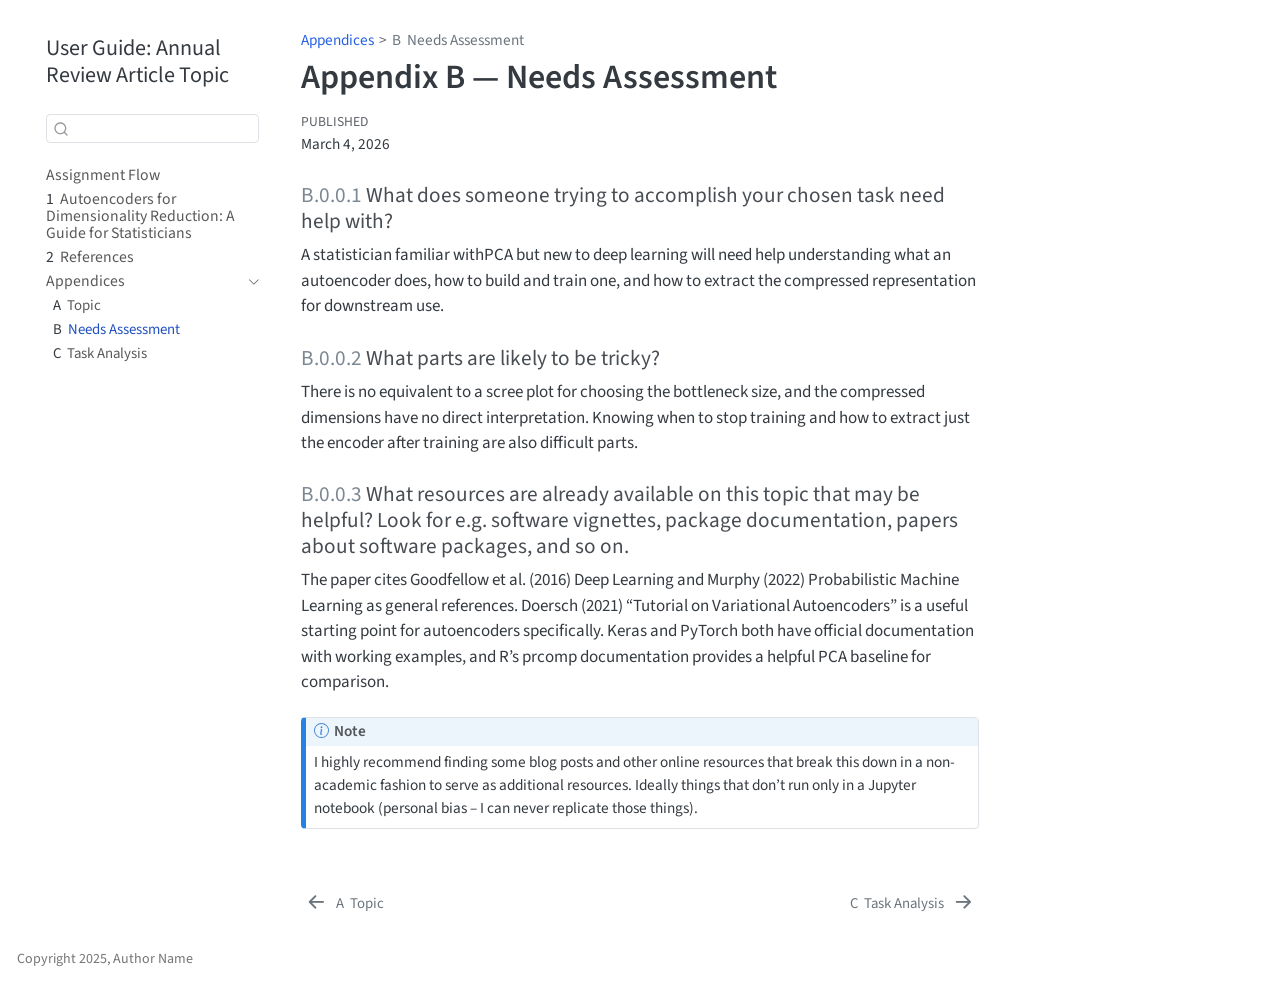
<file: docs/needs.html>
<!DOCTYPE html>
<html xmlns="http://www.w3.org/1999/xhtml" lang="en" xml:lang="en"><head>

<meta charset="utf-8">
<meta name="generator" content="quarto-1.6.40">

<meta name="viewport" content="width=device-width, initial-scale=1.0, user-scalable=yes">

<meta name="dcterms.date" content="2026-03-04">

<title>Appendix B — Needs Assessment – User Guide: Annual Review Article Topic</title>
<style>
code{white-space: pre-wrap;}
span.smallcaps{font-variant: small-caps;}
div.columns{display: flex; gap: min(4vw, 1.5em);}
div.column{flex: auto; overflow-x: auto;}
div.hanging-indent{margin-left: 1.5em; text-indent: -1.5em;}
ul.task-list{list-style: none;}
ul.task-list li input[type="checkbox"] {
  width: 0.8em;
  margin: 0 0.8em 0.2em -1em; /* quarto-specific, see https://github.com/quarto-dev/quarto-cli/issues/4556 */ 
  vertical-align: middle;
}
</style>


<script src="site_libs/quarto-nav/quarto-nav.js"></script>
<script src="site_libs/quarto-nav/headroom.min.js"></script>
<script src="site_libs/clipboard/clipboard.min.js"></script>
<script src="site_libs/quarto-search/autocomplete.umd.js"></script>
<script src="site_libs/quarto-search/fuse.min.js"></script>
<script src="site_libs/quarto-search/quarto-search.js"></script>
<meta name="quarto:offset" content="./">
<link href="./task-analysis.html" rel="next">
<link href="./topic.html" rel="prev">
<script src="site_libs/quarto-html/quarto.js"></script>
<script src="site_libs/quarto-html/popper.min.js"></script>
<script src="site_libs/quarto-html/tippy.umd.min.js"></script>
<script src="site_libs/quarto-html/anchor.min.js"></script>
<link href="site_libs/quarto-html/tippy.css" rel="stylesheet">
<link href="site_libs/quarto-html/quarto-syntax-highlighting-dece3bd051e391dd7205a6b15f93dc59.css" rel="stylesheet" id="quarto-text-highlighting-styles">
<script src="site_libs/bootstrap/bootstrap.min.js"></script>
<link href="site_libs/bootstrap/bootstrap-icons.css" rel="stylesheet">
<link href="site_libs/bootstrap/bootstrap-813c8a16b64b94fd646a87195663eb73.min.css" rel="stylesheet" append-hash="true" id="quarto-bootstrap" data-mode="light">
<script id="quarto-search-options" type="application/json">{
  "location": "sidebar",
  "copy-button": false,
  "collapse-after": 3,
  "panel-placement": "start",
  "type": "textbox",
  "limit": 50,
  "keyboard-shortcut": [
    "f",
    "/",
    "s"
  ],
  "show-item-context": false,
  "language": {
    "search-no-results-text": "No results",
    "search-matching-documents-text": "matching documents",
    "search-copy-link-title": "Copy link to search",
    "search-hide-matches-text": "Hide additional matches",
    "search-more-match-text": "more match in this document",
    "search-more-matches-text": "more matches in this document",
    "search-clear-button-title": "Clear",
    "search-text-placeholder": "",
    "search-detached-cancel-button-title": "Cancel",
    "search-submit-button-title": "Submit",
    "search-label": "Search"
  }
}</script>


</head>

<body class="nav-sidebar floating">

<div id="quarto-search-results"></div>
  <header id="quarto-header" class="headroom fixed-top">
  <nav class="quarto-secondary-nav">
    <div class="container-fluid d-flex">
      <button type="button" class="quarto-btn-toggle btn" data-bs-toggle="collapse" role="button" data-bs-target=".quarto-sidebar-collapse-item" aria-controls="quarto-sidebar" aria-expanded="false" aria-label="Toggle sidebar navigation" onclick="if (window.quartoToggleHeadroom) { window.quartoToggleHeadroom(); }">
        <i class="bi bi-layout-text-sidebar-reverse"></i>
      </button>
        <nav class="quarto-page-breadcrumbs" aria-label="breadcrumb"><ol class="breadcrumb"><li class="breadcrumb-item"><a href="./topic.html">Appendices</a></li><li class="breadcrumb-item"><a href="./needs.html"><span class="chapter-number">B</span>&nbsp; <span class="chapter-title">Needs Assessment</span></a></li></ol></nav>
        <a class="flex-grow-1" role="navigation" data-bs-toggle="collapse" data-bs-target=".quarto-sidebar-collapse-item" aria-controls="quarto-sidebar" aria-expanded="false" aria-label="Toggle sidebar navigation" onclick="if (window.quartoToggleHeadroom) { window.quartoToggleHeadroom(); }">      
        </a>
      <button type="button" class="btn quarto-search-button" aria-label="Search" onclick="window.quartoOpenSearch();">
        <i class="bi bi-search"></i>
      </button>
    </div>
  </nav>
</header>
<!-- content -->
<div id="quarto-content" class="quarto-container page-columns page-rows-contents page-layout-article">
<!-- sidebar -->
  <nav id="quarto-sidebar" class="sidebar collapse collapse-horizontal quarto-sidebar-collapse-item sidebar-navigation floating overflow-auto">
    <div class="pt-lg-2 mt-2 text-left sidebar-header">
    <div class="sidebar-title mb-0 py-0">
      <a href="./">User Guide: Annual Review Article Topic</a> 
    </div>
      </div>
        <div class="mt-2 flex-shrink-0 align-items-center">
        <div class="sidebar-search">
        <div id="quarto-search" class="" title="Search"></div>
        </div>
        </div>
    <div class="sidebar-menu-container"> 
    <ul class="list-unstyled mt-1">
        <li class="sidebar-item">
  <div class="sidebar-item-container"> 
  <a href="./index.html" class="sidebar-item-text sidebar-link">
 <span class="menu-text">Assignment Flow</span></a>
  </div>
</li>
        <li class="sidebar-item">
  <div class="sidebar-item-container"> 
  <a href="./guide.html" class="sidebar-item-text sidebar-link">
 <span class="menu-text"><span class="chapter-number">1</span>&nbsp; <span class="chapter-title">Autoencoders for Dimensionality Reduction: A Guide for Statisticians</span></span></a>
  </div>
</li>
        <li class="sidebar-item">
  <div class="sidebar-item-container"> 
  <a href="./references.html" class="sidebar-item-text sidebar-link">
 <span class="menu-text"><span class="chapter-number">2</span>&nbsp; <span class="chapter-title">References</span></span></a>
  </div>
</li>
        <li class="sidebar-item sidebar-item-section">
      <div class="sidebar-item-container"> 
            <a class="sidebar-item-text sidebar-link text-start" data-bs-toggle="collapse" data-bs-target="#quarto-sidebar-section-1" role="navigation" aria-expanded="true">
 <span class="menu-text">Appendices</span></a>
          <a class="sidebar-item-toggle text-start" data-bs-toggle="collapse" data-bs-target="#quarto-sidebar-section-1" role="navigation" aria-expanded="true" aria-label="Toggle section">
            <i class="bi bi-chevron-right ms-2"></i>
          </a> 
      </div>
      <ul id="quarto-sidebar-section-1" class="collapse list-unstyled sidebar-section depth1 show">  
          <li class="sidebar-item">
  <div class="sidebar-item-container"> 
  <a href="./topic.html" class="sidebar-item-text sidebar-link">
 <span class="menu-text"><span class="chapter-number">A</span>&nbsp; <span class="chapter-title">Topic</span></span></a>
  </div>
</li>
          <li class="sidebar-item">
  <div class="sidebar-item-container"> 
  <a href="./needs.html" class="sidebar-item-text sidebar-link active">
 <span class="menu-text"><span class="chapter-number">B</span>&nbsp; <span class="chapter-title">Needs Assessment</span></span></a>
  </div>
</li>
          <li class="sidebar-item">
  <div class="sidebar-item-container"> 
  <a href="./task-analysis.html" class="sidebar-item-text sidebar-link">
 <span class="menu-text"><span class="chapter-number">C</span>&nbsp; <span class="chapter-title">Task Analysis</span></span></a>
  </div>
</li>
      </ul>
  </li>
    </ul>
    </div>
</nav>
<div id="quarto-sidebar-glass" class="quarto-sidebar-collapse-item" data-bs-toggle="collapse" data-bs-target=".quarto-sidebar-collapse-item"></div>
<!-- margin-sidebar -->
    <div id="quarto-margin-sidebar" class="sidebar margin-sidebar zindex-bottom">
        
    </div>
<!-- main -->
<main class="content" id="quarto-document-content">

<header id="title-block-header" class="quarto-title-block default"><nav class="quarto-page-breadcrumbs quarto-title-breadcrumbs d-none d-lg-block" aria-label="breadcrumb"><ol class="breadcrumb"><li class="breadcrumb-item"><a href="./topic.html">Appendices</a></li><li class="breadcrumb-item"><a href="./needs.html"><span class="chapter-number">B</span>&nbsp; <span class="chapter-title">Needs Assessment</span></a></li></ol></nav>
<div class="quarto-title">
<h1 class="title">Appendix B — Needs Assessment</h1>
</div>



<div class="quarto-title-meta">

    
    <div>
    <div class="quarto-title-meta-heading">Published</div>
    <div class="quarto-title-meta-contents">
      <p class="date">March 4, 2026</p>
    </div>
  </div>
  
    
  </div>
  


</header>


<section id="what-does-someone-trying-to-accomplish-your-chosen-task-need-help-with" class="level4" data-number="B.0.0.1">
<h4 data-number="B.0.0.1" class="anchored" data-anchor-id="what-does-someone-trying-to-accomplish-your-chosen-task-need-help-with"><span class="header-section-number">B.0.0.1</span> What does someone trying to accomplish your chosen task need help with?</h4>
<p>A statistician familiar withPCA but new to deep learning will need help understanding what an autoencoder does, how to build and train one, and how to extract the compressed representation for downstream use.</p>
</section>
<section id="what-parts-are-likely-to-be-tricky" class="level4" data-number="B.0.0.2">
<h4 data-number="B.0.0.2" class="anchored" data-anchor-id="what-parts-are-likely-to-be-tricky"><span class="header-section-number">B.0.0.2</span> What parts are likely to be tricky?</h4>
<p>There is no equivalent to a scree plot for choosing the bottleneck size, and the compressed dimensions have no direct interpretation. Knowing when to stop training and how to extract just the encoder after training are also difficult parts.</p>
</section>
<section id="what-resources-are-already-available-on-this-topic-that-may-be-helpful-look-for-e.g.-software-vignettes-package-documentation-papers-about-software-packages-and-so-on." class="level4" data-number="B.0.0.3">
<h4 data-number="B.0.0.3" class="anchored" data-anchor-id="what-resources-are-already-available-on-this-topic-that-may-be-helpful-look-for-e.g.-software-vignettes-package-documentation-papers-about-software-packages-and-so-on."><span class="header-section-number">B.0.0.3</span> What resources are already available on this topic that may be helpful? Look for e.g.&nbsp;software vignettes, package documentation, papers about software packages, and so on.</h4>
<p>The paper cites Goodfellow et al.&nbsp;(2016) Deep Learning and Murphy (2022) Probabilistic Machine Learning as general references. Doersch (2021) “Tutorial on Variational Autoencoders” is a useful starting point for autoencoders specifically. Keras and PyTorch both have official documentation with working examples, and R’s prcomp documentation provides a helpful PCA baseline for comparison.</p>
<div class="callout callout-style-default callout-note callout-titled">
<div class="callout-header d-flex align-content-center">
<div class="callout-icon-container">
<i class="callout-icon"></i>
</div>
<div class="callout-title-container flex-fill">
Note
</div>
</div>
<div class="callout-body-container callout-body">
<p>I highly recommend finding some blog posts and other online resources that break this down in a non-academic fashion to serve as additional resources. Ideally things that don’t run only in a Jupyter notebook (personal bias – I can never replicate those things).</p>
</div>
</div>


</section>

</main> <!-- /main -->
<script id="quarto-html-after-body" type="application/javascript">
window.document.addEventListener("DOMContentLoaded", function (event) {
  const toggleBodyColorMode = (bsSheetEl) => {
    const mode = bsSheetEl.getAttribute("data-mode");
    const bodyEl = window.document.querySelector("body");
    if (mode === "dark") {
      bodyEl.classList.add("quarto-dark");
      bodyEl.classList.remove("quarto-light");
    } else {
      bodyEl.classList.add("quarto-light");
      bodyEl.classList.remove("quarto-dark");
    }
  }
  const toggleBodyColorPrimary = () => {
    const bsSheetEl = window.document.querySelector("link#quarto-bootstrap");
    if (bsSheetEl) {
      toggleBodyColorMode(bsSheetEl);
    }
  }
  toggleBodyColorPrimary();  
  const icon = "";
  const anchorJS = new window.AnchorJS();
  anchorJS.options = {
    placement: 'right',
    icon: icon
  };
  anchorJS.add('.anchored');
  const isCodeAnnotation = (el) => {
    for (const clz of el.classList) {
      if (clz.startsWith('code-annotation-')) {                     
        return true;
      }
    }
    return false;
  }
  const onCopySuccess = function(e) {
    // button target
    const button = e.trigger;
    // don't keep focus
    button.blur();
    // flash "checked"
    button.classList.add('code-copy-button-checked');
    var currentTitle = button.getAttribute("title");
    button.setAttribute("title", "Copied!");
    let tooltip;
    if (window.bootstrap) {
      button.setAttribute("data-bs-toggle", "tooltip");
      button.setAttribute("data-bs-placement", "left");
      button.setAttribute("data-bs-title", "Copied!");
      tooltip = new bootstrap.Tooltip(button, 
        { trigger: "manual", 
          customClass: "code-copy-button-tooltip",
          offset: [0, -8]});
      tooltip.show();    
    }
    setTimeout(function() {
      if (tooltip) {
        tooltip.hide();
        button.removeAttribute("data-bs-title");
        button.removeAttribute("data-bs-toggle");
        button.removeAttribute("data-bs-placement");
      }
      button.setAttribute("title", currentTitle);
      button.classList.remove('code-copy-button-checked');
    }, 1000);
    // clear code selection
    e.clearSelection();
  }
  const getTextToCopy = function(trigger) {
      const codeEl = trigger.previousElementSibling.cloneNode(true);
      for (const childEl of codeEl.children) {
        if (isCodeAnnotation(childEl)) {
          childEl.remove();
        }
      }
      return codeEl.innerText;
  }
  const clipboard = new window.ClipboardJS('.code-copy-button:not([data-in-quarto-modal])', {
    text: getTextToCopy
  });
  clipboard.on('success', onCopySuccess);
  if (window.document.getElementById('quarto-embedded-source-code-modal')) {
    const clipboardModal = new window.ClipboardJS('.code-copy-button[data-in-quarto-modal]', {
      text: getTextToCopy,
      container: window.document.getElementById('quarto-embedded-source-code-modal')
    });
    clipboardModal.on('success', onCopySuccess);
  }
    var localhostRegex = new RegExp(/^(?:http|https):\/\/localhost\:?[0-9]*\//);
    var mailtoRegex = new RegExp(/^mailto:/);
      var filterRegex = new RegExp('/' + window.location.host + '/');
    var isInternal = (href) => {
        return filterRegex.test(href) || localhostRegex.test(href) || mailtoRegex.test(href);
    }
    // Inspect non-navigation links and adorn them if external
 	var links = window.document.querySelectorAll('a[href]:not(.nav-link):not(.navbar-brand):not(.toc-action):not(.sidebar-link):not(.sidebar-item-toggle):not(.pagination-link):not(.no-external):not([aria-hidden]):not(.dropdown-item):not(.quarto-navigation-tool):not(.about-link)');
    for (var i=0; i<links.length; i++) {
      const link = links[i];
      if (!isInternal(link.href)) {
        // undo the damage that might have been done by quarto-nav.js in the case of
        // links that we want to consider external
        if (link.dataset.originalHref !== undefined) {
          link.href = link.dataset.originalHref;
        }
      }
    }
  function tippyHover(el, contentFn, onTriggerFn, onUntriggerFn) {
    const config = {
      allowHTML: true,
      maxWidth: 500,
      delay: 100,
      arrow: false,
      appendTo: function(el) {
          return el.parentElement;
      },
      interactive: true,
      interactiveBorder: 10,
      theme: 'quarto',
      placement: 'bottom-start',
    };
    if (contentFn) {
      config.content = contentFn;
    }
    if (onTriggerFn) {
      config.onTrigger = onTriggerFn;
    }
    if (onUntriggerFn) {
      config.onUntrigger = onUntriggerFn;
    }
    window.tippy(el, config); 
  }
  const noterefs = window.document.querySelectorAll('a[role="doc-noteref"]');
  for (var i=0; i<noterefs.length; i++) {
    const ref = noterefs[i];
    tippyHover(ref, function() {
      // use id or data attribute instead here
      let href = ref.getAttribute('data-footnote-href') || ref.getAttribute('href');
      try { href = new URL(href).hash; } catch {}
      const id = href.replace(/^#\/?/, "");
      const note = window.document.getElementById(id);
      if (note) {
        return note.innerHTML;
      } else {
        return "";
      }
    });
  }
  const xrefs = window.document.querySelectorAll('a.quarto-xref');
  const processXRef = (id, note) => {
    // Strip column container classes
    const stripColumnClz = (el) => {
      el.classList.remove("page-full", "page-columns");
      if (el.children) {
        for (const child of el.children) {
          stripColumnClz(child);
        }
      }
    }
    stripColumnClz(note)
    if (id === null || id.startsWith('sec-')) {
      // Special case sections, only their first couple elements
      const container = document.createElement("div");
      if (note.children && note.children.length > 2) {
        container.appendChild(note.children[0].cloneNode(true));
        for (let i = 1; i < note.children.length; i++) {
          const child = note.children[i];
          if (child.tagName === "P" && child.innerText === "") {
            continue;
          } else {
            container.appendChild(child.cloneNode(true));
            break;
          }
        }
        if (window.Quarto?.typesetMath) {
          window.Quarto.typesetMath(container);
        }
        return container.innerHTML
      } else {
        if (window.Quarto?.typesetMath) {
          window.Quarto.typesetMath(note);
        }
        return note.innerHTML;
      }
    } else {
      // Remove any anchor links if they are present
      const anchorLink = note.querySelector('a.anchorjs-link');
      if (anchorLink) {
        anchorLink.remove();
      }
      if (window.Quarto?.typesetMath) {
        window.Quarto.typesetMath(note);
      }
      if (note.classList.contains("callout")) {
        return note.outerHTML;
      } else {
        return note.innerHTML;
      }
    }
  }
  for (var i=0; i<xrefs.length; i++) {
    const xref = xrefs[i];
    tippyHover(xref, undefined, function(instance) {
      instance.disable();
      let url = xref.getAttribute('href');
      let hash = undefined; 
      if (url.startsWith('#')) {
        hash = url;
      } else {
        try { hash = new URL(url).hash; } catch {}
      }
      if (hash) {
        const id = hash.replace(/^#\/?/, "");
        const note = window.document.getElementById(id);
        if (note !== null) {
          try {
            const html = processXRef(id, note.cloneNode(true));
            instance.setContent(html);
          } finally {
            instance.enable();
            instance.show();
          }
        } else {
          // See if we can fetch this
          fetch(url.split('#')[0])
          .then(res => res.text())
          .then(html => {
            const parser = new DOMParser();
            const htmlDoc = parser.parseFromString(html, "text/html");
            const note = htmlDoc.getElementById(id);
            if (note !== null) {
              const html = processXRef(id, note);
              instance.setContent(html);
            } 
          }).finally(() => {
            instance.enable();
            instance.show();
          });
        }
      } else {
        // See if we can fetch a full url (with no hash to target)
        // This is a special case and we should probably do some content thinning / targeting
        fetch(url)
        .then(res => res.text())
        .then(html => {
          const parser = new DOMParser();
          const htmlDoc = parser.parseFromString(html, "text/html");
          const note = htmlDoc.querySelector('main.content');
          if (note !== null) {
            // This should only happen for chapter cross references
            // (since there is no id in the URL)
            // remove the first header
            if (note.children.length > 0 && note.children[0].tagName === "HEADER") {
              note.children[0].remove();
            }
            const html = processXRef(null, note);
            instance.setContent(html);
          } 
        }).finally(() => {
          instance.enable();
          instance.show();
        });
      }
    }, function(instance) {
    });
  }
      let selectedAnnoteEl;
      const selectorForAnnotation = ( cell, annotation) => {
        let cellAttr = 'data-code-cell="' + cell + '"';
        let lineAttr = 'data-code-annotation="' +  annotation + '"';
        const selector = 'span[' + cellAttr + '][' + lineAttr + ']';
        return selector;
      }
      const selectCodeLines = (annoteEl) => {
        const doc = window.document;
        const targetCell = annoteEl.getAttribute("data-target-cell");
        const targetAnnotation = annoteEl.getAttribute("data-target-annotation");
        const annoteSpan = window.document.querySelector(selectorForAnnotation(targetCell, targetAnnotation));
        const lines = annoteSpan.getAttribute("data-code-lines").split(",");
        const lineIds = lines.map((line) => {
          return targetCell + "-" + line;
        })
        let top = null;
        let height = null;
        let parent = null;
        if (lineIds.length > 0) {
            //compute the position of the single el (top and bottom and make a div)
            const el = window.document.getElementById(lineIds[0]);
            top = el.offsetTop;
            height = el.offsetHeight;
            parent = el.parentElement.parentElement;
          if (lineIds.length > 1) {
            const lastEl = window.document.getElementById(lineIds[lineIds.length - 1]);
            const bottom = lastEl.offsetTop + lastEl.offsetHeight;
            height = bottom - top;
          }
          if (top !== null && height !== null && parent !== null) {
            // cook up a div (if necessary) and position it 
            let div = window.document.getElementById("code-annotation-line-highlight");
            if (div === null) {
              div = window.document.createElement("div");
              div.setAttribute("id", "code-annotation-line-highlight");
              div.style.position = 'absolute';
              parent.appendChild(div);
            }
            div.style.top = top - 2 + "px";
            div.style.height = height + 4 + "px";
            div.style.left = 0;
            let gutterDiv = window.document.getElementById("code-annotation-line-highlight-gutter");
            if (gutterDiv === null) {
              gutterDiv = window.document.createElement("div");
              gutterDiv.setAttribute("id", "code-annotation-line-highlight-gutter");
              gutterDiv.style.position = 'absolute';
              const codeCell = window.document.getElementById(targetCell);
              const gutter = codeCell.querySelector('.code-annotation-gutter');
              gutter.appendChild(gutterDiv);
            }
            gutterDiv.style.top = top - 2 + "px";
            gutterDiv.style.height = height + 4 + "px";
          }
          selectedAnnoteEl = annoteEl;
        }
      };
      const unselectCodeLines = () => {
        const elementsIds = ["code-annotation-line-highlight", "code-annotation-line-highlight-gutter"];
        elementsIds.forEach((elId) => {
          const div = window.document.getElementById(elId);
          if (div) {
            div.remove();
          }
        });
        selectedAnnoteEl = undefined;
      };
        // Handle positioning of the toggle
    window.addEventListener(
      "resize",
      throttle(() => {
        elRect = undefined;
        if (selectedAnnoteEl) {
          selectCodeLines(selectedAnnoteEl);
        }
      }, 10)
    );
    function throttle(fn, ms) {
    let throttle = false;
    let timer;
      return (...args) => {
        if(!throttle) { // first call gets through
            fn.apply(this, args);
            throttle = true;
        } else { // all the others get throttled
            if(timer) clearTimeout(timer); // cancel #2
            timer = setTimeout(() => {
              fn.apply(this, args);
              timer = throttle = false;
            }, ms);
        }
      };
    }
      // Attach click handler to the DT
      const annoteDls = window.document.querySelectorAll('dt[data-target-cell]');
      for (const annoteDlNode of annoteDls) {
        annoteDlNode.addEventListener('click', (event) => {
          const clickedEl = event.target;
          if (clickedEl !== selectedAnnoteEl) {
            unselectCodeLines();
            const activeEl = window.document.querySelector('dt[data-target-cell].code-annotation-active');
            if (activeEl) {
              activeEl.classList.remove('code-annotation-active');
            }
            selectCodeLines(clickedEl);
            clickedEl.classList.add('code-annotation-active');
          } else {
            // Unselect the line
            unselectCodeLines();
            clickedEl.classList.remove('code-annotation-active');
          }
        });
      }
  const findCites = (el) => {
    const parentEl = el.parentElement;
    if (parentEl) {
      const cites = parentEl.dataset.cites;
      if (cites) {
        return {
          el,
          cites: cites.split(' ')
        };
      } else {
        return findCites(el.parentElement)
      }
    } else {
      return undefined;
    }
  };
  var bibliorefs = window.document.querySelectorAll('a[role="doc-biblioref"]');
  for (var i=0; i<bibliorefs.length; i++) {
    const ref = bibliorefs[i];
    const citeInfo = findCites(ref);
    if (citeInfo) {
      tippyHover(citeInfo.el, function() {
        var popup = window.document.createElement('div');
        citeInfo.cites.forEach(function(cite) {
          var citeDiv = window.document.createElement('div');
          citeDiv.classList.add('hanging-indent');
          citeDiv.classList.add('csl-entry');
          var biblioDiv = window.document.getElementById('ref-' + cite);
          if (biblioDiv) {
            citeDiv.innerHTML = biblioDiv.innerHTML;
          }
          popup.appendChild(citeDiv);
        });
        return popup.innerHTML;
      });
    }
  }
});
</script>
<nav class="page-navigation">
  <div class="nav-page nav-page-previous">
      <a href="./topic.html" class="pagination-link" aria-label="Topic">
        <i class="bi bi-arrow-left-short"></i> <span class="nav-page-text"><span class="chapter-number">A</span>&nbsp; <span class="chapter-title">Topic</span></span>
      </a>          
  </div>
  <div class="nav-page nav-page-next">
      <a href="./task-analysis.html" class="pagination-link" aria-label="Task Analysis">
        <span class="nav-page-text"><span class="chapter-number">C</span>&nbsp; <span class="chapter-title">Task Analysis</span></span> <i class="bi bi-arrow-right-short"></i>
      </a>
  </div>
</nav>
</div> <!-- /content -->
<footer class="footer">
  <div class="nav-footer">
    <div class="nav-footer-left">
<p>Copyright 2025, Author Name</p>
</div>   
    <div class="nav-footer-center">
      &nbsp;
    </div>
    <div class="nav-footer-right">
      &nbsp;
    </div>
  </div>
</footer>




</body></html>
</file>
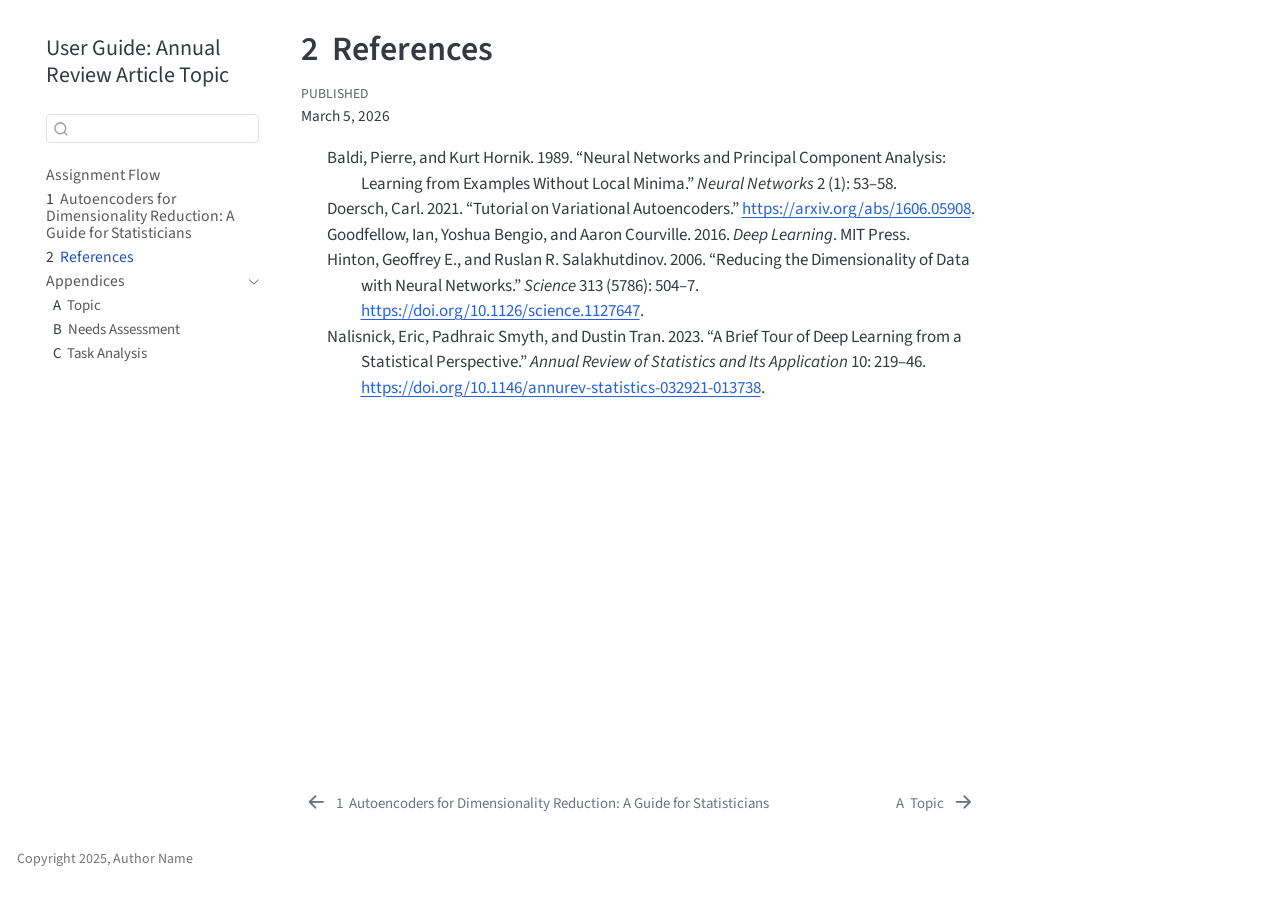
<file: docs/references.html>
<!DOCTYPE html>
<html xmlns="http://www.w3.org/1999/xhtml" lang="en" xml:lang="en"><head>

<meta charset="utf-8">
<meta name="generator" content="quarto-1.6.40">

<meta name="viewport" content="width=device-width, initial-scale=1.0, user-scalable=yes">

<meta name="dcterms.date" content="2026-03-05">

<title>2&nbsp; References – User Guide: Annual Review Article Topic</title>
<style>
code{white-space: pre-wrap;}
span.smallcaps{font-variant: small-caps;}
div.columns{display: flex; gap: min(4vw, 1.5em);}
div.column{flex: auto; overflow-x: auto;}
div.hanging-indent{margin-left: 1.5em; text-indent: -1.5em;}
ul.task-list{list-style: none;}
ul.task-list li input[type="checkbox"] {
  width: 0.8em;
  margin: 0 0.8em 0.2em -1em; /* quarto-specific, see https://github.com/quarto-dev/quarto-cli/issues/4556 */ 
  vertical-align: middle;
}
/* CSS for citations */
div.csl-bib-body { }
div.csl-entry {
  clear: both;
  margin-bottom: 0em;
}
.hanging-indent div.csl-entry {
  margin-left:2em;
  text-indent:-2em;
}
div.csl-left-margin {
  min-width:2em;
  float:left;
}
div.csl-right-inline {
  margin-left:2em;
  padding-left:1em;
}
div.csl-indent {
  margin-left: 2em;
}</style>


<script src="site_libs/quarto-nav/quarto-nav.js"></script>
<script src="site_libs/quarto-nav/headroom.min.js"></script>
<script src="site_libs/clipboard/clipboard.min.js"></script>
<script src="site_libs/quarto-search/autocomplete.umd.js"></script>
<script src="site_libs/quarto-search/fuse.min.js"></script>
<script src="site_libs/quarto-search/quarto-search.js"></script>
<meta name="quarto:offset" content="./">
<link href="./topic.html" rel="next">
<link href="./guide.html" rel="prev">
<script src="site_libs/quarto-html/quarto.js"></script>
<script src="site_libs/quarto-html/popper.min.js"></script>
<script src="site_libs/quarto-html/tippy.umd.min.js"></script>
<script src="site_libs/quarto-html/anchor.min.js"></script>
<link href="site_libs/quarto-html/tippy.css" rel="stylesheet">
<link href="site_libs/quarto-html/quarto-syntax-highlighting-dece3bd051e391dd7205a6b15f93dc59.css" rel="stylesheet" id="quarto-text-highlighting-styles">
<script src="site_libs/bootstrap/bootstrap.min.js"></script>
<link href="site_libs/bootstrap/bootstrap-icons.css" rel="stylesheet">
<link href="site_libs/bootstrap/bootstrap-813c8a16b64b94fd646a87195663eb73.min.css" rel="stylesheet" append-hash="true" id="quarto-bootstrap" data-mode="light">
<script id="quarto-search-options" type="application/json">{
  "location": "sidebar",
  "copy-button": false,
  "collapse-after": 3,
  "panel-placement": "start",
  "type": "textbox",
  "limit": 50,
  "keyboard-shortcut": [
    "f",
    "/",
    "s"
  ],
  "show-item-context": false,
  "language": {
    "search-no-results-text": "No results",
    "search-matching-documents-text": "matching documents",
    "search-copy-link-title": "Copy link to search",
    "search-hide-matches-text": "Hide additional matches",
    "search-more-match-text": "more match in this document",
    "search-more-matches-text": "more matches in this document",
    "search-clear-button-title": "Clear",
    "search-text-placeholder": "",
    "search-detached-cancel-button-title": "Cancel",
    "search-submit-button-title": "Submit",
    "search-label": "Search"
  }
}</script>


</head>

<body class="nav-sidebar floating">

<div id="quarto-search-results"></div>
  <header id="quarto-header" class="headroom fixed-top">
  <nav class="quarto-secondary-nav">
    <div class="container-fluid d-flex">
      <button type="button" class="quarto-btn-toggle btn" data-bs-toggle="collapse" role="button" data-bs-target=".quarto-sidebar-collapse-item" aria-controls="quarto-sidebar" aria-expanded="false" aria-label="Toggle sidebar navigation" onclick="if (window.quartoToggleHeadroom) { window.quartoToggleHeadroom(); }">
        <i class="bi bi-layout-text-sidebar-reverse"></i>
      </button>
        <nav class="quarto-page-breadcrumbs" aria-label="breadcrumb"><ol class="breadcrumb"><li class="breadcrumb-item"><a href="./references.html"><span class="chapter-number">2</span>&nbsp; <span class="chapter-title">References</span></a></li></ol></nav>
        <a class="flex-grow-1" role="navigation" data-bs-toggle="collapse" data-bs-target=".quarto-sidebar-collapse-item" aria-controls="quarto-sidebar" aria-expanded="false" aria-label="Toggle sidebar navigation" onclick="if (window.quartoToggleHeadroom) { window.quartoToggleHeadroom(); }">      
        </a>
      <button type="button" class="btn quarto-search-button" aria-label="Search" onclick="window.quartoOpenSearch();">
        <i class="bi bi-search"></i>
      </button>
    </div>
  </nav>
</header>
<!-- content -->
<div id="quarto-content" class="quarto-container page-columns page-rows-contents page-layout-article">
<!-- sidebar -->
  <nav id="quarto-sidebar" class="sidebar collapse collapse-horizontal quarto-sidebar-collapse-item sidebar-navigation floating overflow-auto">
    <div class="pt-lg-2 mt-2 text-left sidebar-header">
    <div class="sidebar-title mb-0 py-0">
      <a href="./">User Guide: Annual Review Article Topic</a> 
    </div>
      </div>
        <div class="mt-2 flex-shrink-0 align-items-center">
        <div class="sidebar-search">
        <div id="quarto-search" class="" title="Search"></div>
        </div>
        </div>
    <div class="sidebar-menu-container"> 
    <ul class="list-unstyled mt-1">
        <li class="sidebar-item">
  <div class="sidebar-item-container"> 
  <a href="./index.html" class="sidebar-item-text sidebar-link">
 <span class="menu-text">Assignment Flow</span></a>
  </div>
</li>
        <li class="sidebar-item">
  <div class="sidebar-item-container"> 
  <a href="./guide.html" class="sidebar-item-text sidebar-link">
 <span class="menu-text"><span class="chapter-number">1</span>&nbsp; <span class="chapter-title">Autoencoders for Dimensionality Reduction: A Guide for Statisticians</span></span></a>
  </div>
</li>
        <li class="sidebar-item">
  <div class="sidebar-item-container"> 
  <a href="./references.html" class="sidebar-item-text sidebar-link active">
 <span class="menu-text"><span class="chapter-number">2</span>&nbsp; <span class="chapter-title">References</span></span></a>
  </div>
</li>
        <li class="sidebar-item sidebar-item-section">
      <div class="sidebar-item-container"> 
            <a class="sidebar-item-text sidebar-link text-start" data-bs-toggle="collapse" data-bs-target="#quarto-sidebar-section-1" role="navigation" aria-expanded="true">
 <span class="menu-text">Appendices</span></a>
          <a class="sidebar-item-toggle text-start" data-bs-toggle="collapse" data-bs-target="#quarto-sidebar-section-1" role="navigation" aria-expanded="true" aria-label="Toggle section">
            <i class="bi bi-chevron-right ms-2"></i>
          </a> 
      </div>
      <ul id="quarto-sidebar-section-1" class="collapse list-unstyled sidebar-section depth1 show">  
          <li class="sidebar-item">
  <div class="sidebar-item-container"> 
  <a href="./topic.html" class="sidebar-item-text sidebar-link">
 <span class="menu-text"><span class="chapter-number">A</span>&nbsp; <span class="chapter-title">Topic</span></span></a>
  </div>
</li>
          <li class="sidebar-item">
  <div class="sidebar-item-container"> 
  <a href="./needs.html" class="sidebar-item-text sidebar-link">
 <span class="menu-text"><span class="chapter-number">B</span>&nbsp; <span class="chapter-title">Needs Assessment</span></span></a>
  </div>
</li>
          <li class="sidebar-item">
  <div class="sidebar-item-container"> 
  <a href="./task-analysis.html" class="sidebar-item-text sidebar-link">
 <span class="menu-text"><span class="chapter-number">C</span>&nbsp; <span class="chapter-title">Task Analysis</span></span></a>
  </div>
</li>
      </ul>
  </li>
    </ul>
    </div>
</nav>
<div id="quarto-sidebar-glass" class="quarto-sidebar-collapse-item" data-bs-toggle="collapse" data-bs-target=".quarto-sidebar-collapse-item"></div>
<!-- margin-sidebar -->
    <div id="quarto-margin-sidebar" class="sidebar margin-sidebar zindex-bottom">
        
    </div>
<!-- main -->
<main class="content" id="quarto-document-content">

<header id="title-block-header" class="quarto-title-block default">
<div class="quarto-title">
<h1 class="title"><span class="chapter-number">2</span>&nbsp; <span class="chapter-title">References</span></h1>
</div>



<div class="quarto-title-meta">

    
    <div>
    <div class="quarto-title-meta-heading">Published</div>
    <div class="quarto-title-meta-contents">
      <p class="date">March 5, 2026</p>
    </div>
  </div>
  
    
  </div>
  


</header>


<div id="refs" class="references csl-bib-body hanging-indent" data-entry-spacing="0" role="list">
<div id="ref-baldi1989" class="csl-entry" role="listitem">
Baldi, Pierre, and Kurt Hornik. 1989. <span>“Neural Networks and
Principal Component Analysis: Learning from Examples Without Local
Minima.”</span> <em>Neural Networks</em> 2 (1): 53–58.
</div>
<div id="ref-doersch2021" class="csl-entry" role="listitem">
Doersch, Carl. 2021. <span>“Tutorial on Variational
Autoencoders.”</span> <a href="https://arxiv.org/abs/1606.05908">https://arxiv.org/abs/1606.05908</a>.
</div>
<div id="ref-goodfellow2016" class="csl-entry" role="listitem">
Goodfellow, Ian, Yoshua Bengio, and Aaron Courville. 2016. <em>Deep
Learning</em>. MIT Press.
</div>
<div id="ref-hinton2006" class="csl-entry" role="listitem">
Hinton, Geoffrey E., and Ruslan R. Salakhutdinov. 2006. <span>“Reducing
the Dimensionality of Data with Neural Networks.”</span>
<em>Science</em> 313 (5786): 504–7. <a href="https://doi.org/10.1126/science.1127647">https://doi.org/10.1126/science.1127647</a>.
</div>
<div id="ref-nalisnick2023" class="csl-entry" role="listitem">
Nalisnick, Eric, Padhraic Smyth, and Dustin Tran. 2023. <span>“A Brief
Tour of Deep Learning from a Statistical Perspective.”</span> <em>Annual
Review of Statistics and Its Application</em> 10: 219–46. <a href="https://doi.org/10.1146/annurev-statistics-032921-013738">https://doi.org/10.1146/annurev-statistics-032921-013738</a>.
</div>
</div>



</main> <!-- /main -->
<script id="quarto-html-after-body" type="application/javascript">
window.document.addEventListener("DOMContentLoaded", function (event) {
  const toggleBodyColorMode = (bsSheetEl) => {
    const mode = bsSheetEl.getAttribute("data-mode");
    const bodyEl = window.document.querySelector("body");
    if (mode === "dark") {
      bodyEl.classList.add("quarto-dark");
      bodyEl.classList.remove("quarto-light");
    } else {
      bodyEl.classList.add("quarto-light");
      bodyEl.classList.remove("quarto-dark");
    }
  }
  const toggleBodyColorPrimary = () => {
    const bsSheetEl = window.document.querySelector("link#quarto-bootstrap");
    if (bsSheetEl) {
      toggleBodyColorMode(bsSheetEl);
    }
  }
  toggleBodyColorPrimary();  
  const icon = "";
  const anchorJS = new window.AnchorJS();
  anchorJS.options = {
    placement: 'right',
    icon: icon
  };
  anchorJS.add('.anchored');
  const isCodeAnnotation = (el) => {
    for (const clz of el.classList) {
      if (clz.startsWith('code-annotation-')) {                     
        return true;
      }
    }
    return false;
  }
  const onCopySuccess = function(e) {
    // button target
    const button = e.trigger;
    // don't keep focus
    button.blur();
    // flash "checked"
    button.classList.add('code-copy-button-checked');
    var currentTitle = button.getAttribute("title");
    button.setAttribute("title", "Copied!");
    let tooltip;
    if (window.bootstrap) {
      button.setAttribute("data-bs-toggle", "tooltip");
      button.setAttribute("data-bs-placement", "left");
      button.setAttribute("data-bs-title", "Copied!");
      tooltip = new bootstrap.Tooltip(button, 
        { trigger: "manual", 
          customClass: "code-copy-button-tooltip",
          offset: [0, -8]});
      tooltip.show();    
    }
    setTimeout(function() {
      if (tooltip) {
        tooltip.hide();
        button.removeAttribute("data-bs-title");
        button.removeAttribute("data-bs-toggle");
        button.removeAttribute("data-bs-placement");
      }
      button.setAttribute("title", currentTitle);
      button.classList.remove('code-copy-button-checked');
    }, 1000);
    // clear code selection
    e.clearSelection();
  }
  const getTextToCopy = function(trigger) {
      const codeEl = trigger.previousElementSibling.cloneNode(true);
      for (const childEl of codeEl.children) {
        if (isCodeAnnotation(childEl)) {
          childEl.remove();
        }
      }
      return codeEl.innerText;
  }
  const clipboard = new window.ClipboardJS('.code-copy-button:not([data-in-quarto-modal])', {
    text: getTextToCopy
  });
  clipboard.on('success', onCopySuccess);
  if (window.document.getElementById('quarto-embedded-source-code-modal')) {
    const clipboardModal = new window.ClipboardJS('.code-copy-button[data-in-quarto-modal]', {
      text: getTextToCopy,
      container: window.document.getElementById('quarto-embedded-source-code-modal')
    });
    clipboardModal.on('success', onCopySuccess);
  }
    var localhostRegex = new RegExp(/^(?:http|https):\/\/localhost\:?[0-9]*\//);
    var mailtoRegex = new RegExp(/^mailto:/);
      var filterRegex = new RegExp('/' + window.location.host + '/');
    var isInternal = (href) => {
        return filterRegex.test(href) || localhostRegex.test(href) || mailtoRegex.test(href);
    }
    // Inspect non-navigation links and adorn them if external
 	var links = window.document.querySelectorAll('a[href]:not(.nav-link):not(.navbar-brand):not(.toc-action):not(.sidebar-link):not(.sidebar-item-toggle):not(.pagination-link):not(.no-external):not([aria-hidden]):not(.dropdown-item):not(.quarto-navigation-tool):not(.about-link)');
    for (var i=0; i<links.length; i++) {
      const link = links[i];
      if (!isInternal(link.href)) {
        // undo the damage that might have been done by quarto-nav.js in the case of
        // links that we want to consider external
        if (link.dataset.originalHref !== undefined) {
          link.href = link.dataset.originalHref;
        }
      }
    }
  function tippyHover(el, contentFn, onTriggerFn, onUntriggerFn) {
    const config = {
      allowHTML: true,
      maxWidth: 500,
      delay: 100,
      arrow: false,
      appendTo: function(el) {
          return el.parentElement;
      },
      interactive: true,
      interactiveBorder: 10,
      theme: 'quarto',
      placement: 'bottom-start',
    };
    if (contentFn) {
      config.content = contentFn;
    }
    if (onTriggerFn) {
      config.onTrigger = onTriggerFn;
    }
    if (onUntriggerFn) {
      config.onUntrigger = onUntriggerFn;
    }
    window.tippy(el, config); 
  }
  const noterefs = window.document.querySelectorAll('a[role="doc-noteref"]');
  for (var i=0; i<noterefs.length; i++) {
    const ref = noterefs[i];
    tippyHover(ref, function() {
      // use id or data attribute instead here
      let href = ref.getAttribute('data-footnote-href') || ref.getAttribute('href');
      try { href = new URL(href).hash; } catch {}
      const id = href.replace(/^#\/?/, "");
      const note = window.document.getElementById(id);
      if (note) {
        return note.innerHTML;
      } else {
        return "";
      }
    });
  }
  const xrefs = window.document.querySelectorAll('a.quarto-xref');
  const processXRef = (id, note) => {
    // Strip column container classes
    const stripColumnClz = (el) => {
      el.classList.remove("page-full", "page-columns");
      if (el.children) {
        for (const child of el.children) {
          stripColumnClz(child);
        }
      }
    }
    stripColumnClz(note)
    if (id === null || id.startsWith('sec-')) {
      // Special case sections, only their first couple elements
      const container = document.createElement("div");
      if (note.children && note.children.length > 2) {
        container.appendChild(note.children[0].cloneNode(true));
        for (let i = 1; i < note.children.length; i++) {
          const child = note.children[i];
          if (child.tagName === "P" && child.innerText === "") {
            continue;
          } else {
            container.appendChild(child.cloneNode(true));
            break;
          }
        }
        if (window.Quarto?.typesetMath) {
          window.Quarto.typesetMath(container);
        }
        return container.innerHTML
      } else {
        if (window.Quarto?.typesetMath) {
          window.Quarto.typesetMath(note);
        }
        return note.innerHTML;
      }
    } else {
      // Remove any anchor links if they are present
      const anchorLink = note.querySelector('a.anchorjs-link');
      if (anchorLink) {
        anchorLink.remove();
      }
      if (window.Quarto?.typesetMath) {
        window.Quarto.typesetMath(note);
      }
      if (note.classList.contains("callout")) {
        return note.outerHTML;
      } else {
        return note.innerHTML;
      }
    }
  }
  for (var i=0; i<xrefs.length; i++) {
    const xref = xrefs[i];
    tippyHover(xref, undefined, function(instance) {
      instance.disable();
      let url = xref.getAttribute('href');
      let hash = undefined; 
      if (url.startsWith('#')) {
        hash = url;
      } else {
        try { hash = new URL(url).hash; } catch {}
      }
      if (hash) {
        const id = hash.replace(/^#\/?/, "");
        const note = window.document.getElementById(id);
        if (note !== null) {
          try {
            const html = processXRef(id, note.cloneNode(true));
            instance.setContent(html);
          } finally {
            instance.enable();
            instance.show();
          }
        } else {
          // See if we can fetch this
          fetch(url.split('#')[0])
          .then(res => res.text())
          .then(html => {
            const parser = new DOMParser();
            const htmlDoc = parser.parseFromString(html, "text/html");
            const note = htmlDoc.getElementById(id);
            if (note !== null) {
              const html = processXRef(id, note);
              instance.setContent(html);
            } 
          }).finally(() => {
            instance.enable();
            instance.show();
          });
        }
      } else {
        // See if we can fetch a full url (with no hash to target)
        // This is a special case and we should probably do some content thinning / targeting
        fetch(url)
        .then(res => res.text())
        .then(html => {
          const parser = new DOMParser();
          const htmlDoc = parser.parseFromString(html, "text/html");
          const note = htmlDoc.querySelector('main.content');
          if (note !== null) {
            // This should only happen for chapter cross references
            // (since there is no id in the URL)
            // remove the first header
            if (note.children.length > 0 && note.children[0].tagName === "HEADER") {
              note.children[0].remove();
            }
            const html = processXRef(null, note);
            instance.setContent(html);
          } 
        }).finally(() => {
          instance.enable();
          instance.show();
        });
      }
    }, function(instance) {
    });
  }
      let selectedAnnoteEl;
      const selectorForAnnotation = ( cell, annotation) => {
        let cellAttr = 'data-code-cell="' + cell + '"';
        let lineAttr = 'data-code-annotation="' +  annotation + '"';
        const selector = 'span[' + cellAttr + '][' + lineAttr + ']';
        return selector;
      }
      const selectCodeLines = (annoteEl) => {
        const doc = window.document;
        const targetCell = annoteEl.getAttribute("data-target-cell");
        const targetAnnotation = annoteEl.getAttribute("data-target-annotation");
        const annoteSpan = window.document.querySelector(selectorForAnnotation(targetCell, targetAnnotation));
        const lines = annoteSpan.getAttribute("data-code-lines").split(",");
        const lineIds = lines.map((line) => {
          return targetCell + "-" + line;
        })
        let top = null;
        let height = null;
        let parent = null;
        if (lineIds.length > 0) {
            //compute the position of the single el (top and bottom and make a div)
            const el = window.document.getElementById(lineIds[0]);
            top = el.offsetTop;
            height = el.offsetHeight;
            parent = el.parentElement.parentElement;
          if (lineIds.length > 1) {
            const lastEl = window.document.getElementById(lineIds[lineIds.length - 1]);
            const bottom = lastEl.offsetTop + lastEl.offsetHeight;
            height = bottom - top;
          }
          if (top !== null && height !== null && parent !== null) {
            // cook up a div (if necessary) and position it 
            let div = window.document.getElementById("code-annotation-line-highlight");
            if (div === null) {
              div = window.document.createElement("div");
              div.setAttribute("id", "code-annotation-line-highlight");
              div.style.position = 'absolute';
              parent.appendChild(div);
            }
            div.style.top = top - 2 + "px";
            div.style.height = height + 4 + "px";
            div.style.left = 0;
            let gutterDiv = window.document.getElementById("code-annotation-line-highlight-gutter");
            if (gutterDiv === null) {
              gutterDiv = window.document.createElement("div");
              gutterDiv.setAttribute("id", "code-annotation-line-highlight-gutter");
              gutterDiv.style.position = 'absolute';
              const codeCell = window.document.getElementById(targetCell);
              const gutter = codeCell.querySelector('.code-annotation-gutter');
              gutter.appendChild(gutterDiv);
            }
            gutterDiv.style.top = top - 2 + "px";
            gutterDiv.style.height = height + 4 + "px";
          }
          selectedAnnoteEl = annoteEl;
        }
      };
      const unselectCodeLines = () => {
        const elementsIds = ["code-annotation-line-highlight", "code-annotation-line-highlight-gutter"];
        elementsIds.forEach((elId) => {
          const div = window.document.getElementById(elId);
          if (div) {
            div.remove();
          }
        });
        selectedAnnoteEl = undefined;
      };
        // Handle positioning of the toggle
    window.addEventListener(
      "resize",
      throttle(() => {
        elRect = undefined;
        if (selectedAnnoteEl) {
          selectCodeLines(selectedAnnoteEl);
        }
      }, 10)
    );
    function throttle(fn, ms) {
    let throttle = false;
    let timer;
      return (...args) => {
        if(!throttle) { // first call gets through
            fn.apply(this, args);
            throttle = true;
        } else { // all the others get throttled
            if(timer) clearTimeout(timer); // cancel #2
            timer = setTimeout(() => {
              fn.apply(this, args);
              timer = throttle = false;
            }, ms);
        }
      };
    }
      // Attach click handler to the DT
      const annoteDls = window.document.querySelectorAll('dt[data-target-cell]');
      for (const annoteDlNode of annoteDls) {
        annoteDlNode.addEventListener('click', (event) => {
          const clickedEl = event.target;
          if (clickedEl !== selectedAnnoteEl) {
            unselectCodeLines();
            const activeEl = window.document.querySelector('dt[data-target-cell].code-annotation-active');
            if (activeEl) {
              activeEl.classList.remove('code-annotation-active');
            }
            selectCodeLines(clickedEl);
            clickedEl.classList.add('code-annotation-active');
          } else {
            // Unselect the line
            unselectCodeLines();
            clickedEl.classList.remove('code-annotation-active');
          }
        });
      }
  const findCites = (el) => {
    const parentEl = el.parentElement;
    if (parentEl) {
      const cites = parentEl.dataset.cites;
      if (cites) {
        return {
          el,
          cites: cites.split(' ')
        };
      } else {
        return findCites(el.parentElement)
      }
    } else {
      return undefined;
    }
  };
  var bibliorefs = window.document.querySelectorAll('a[role="doc-biblioref"]');
  for (var i=0; i<bibliorefs.length; i++) {
    const ref = bibliorefs[i];
    const citeInfo = findCites(ref);
    if (citeInfo) {
      tippyHover(citeInfo.el, function() {
        var popup = window.document.createElement('div');
        citeInfo.cites.forEach(function(cite) {
          var citeDiv = window.document.createElement('div');
          citeDiv.classList.add('hanging-indent');
          citeDiv.classList.add('csl-entry');
          var biblioDiv = window.document.getElementById('ref-' + cite);
          if (biblioDiv) {
            citeDiv.innerHTML = biblioDiv.innerHTML;
          }
          popup.appendChild(citeDiv);
        });
        return popup.innerHTML;
      });
    }
  }
});
</script>
<nav class="page-navigation">
  <div class="nav-page nav-page-previous">
      <a href="./guide.html" class="pagination-link" aria-label="Autoencoders for Dimensionality Reduction: A Guide for Statisticians">
        <i class="bi bi-arrow-left-short"></i> <span class="nav-page-text"><span class="chapter-number">1</span>&nbsp; <span class="chapter-title">Autoencoders for Dimensionality Reduction: A Guide for Statisticians</span></span>
      </a>          
  </div>
  <div class="nav-page nav-page-next">
      <a href="./topic.html" class="pagination-link" aria-label="Topic">
        <span class="nav-page-text"><span class="chapter-number">A</span>&nbsp; <span class="chapter-title">Topic</span></span> <i class="bi bi-arrow-right-short"></i>
      </a>
  </div>
</nav>
</div> <!-- /content -->
<footer class="footer">
  <div class="nav-footer">
    <div class="nav-footer-left">
<p>Copyright 2025, Author Name</p>
</div>   
    <div class="nav-footer-center">
      &nbsp;
    </div>
    <div class="nav-footer-right">
      &nbsp;
    </div>
  </div>
</footer>




</body></html>
</file>
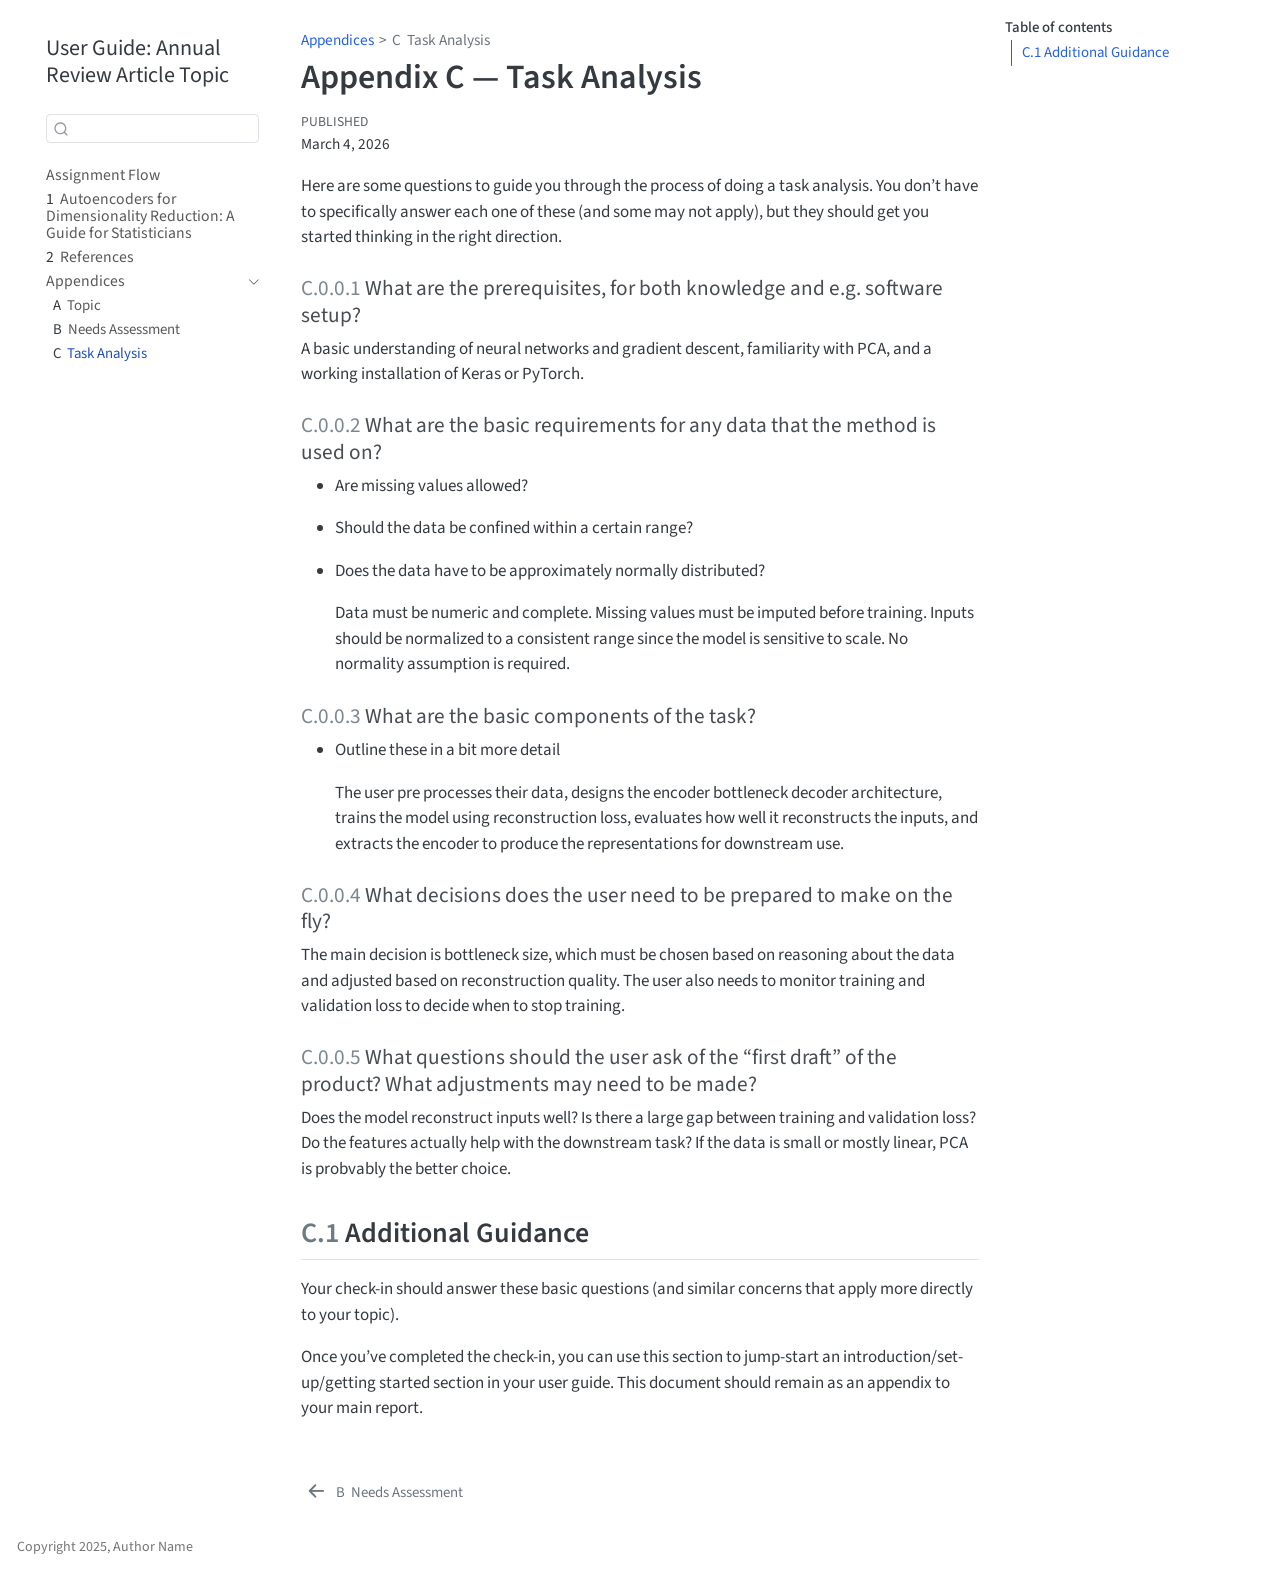
<file: docs/task-analysis.html>
<!DOCTYPE html>
<html xmlns="http://www.w3.org/1999/xhtml" lang="en" xml:lang="en"><head>

<meta charset="utf-8">
<meta name="generator" content="quarto-1.6.40">

<meta name="viewport" content="width=device-width, initial-scale=1.0, user-scalable=yes">

<meta name="dcterms.date" content="2026-03-04">

<title>Appendix C — Task Analysis – User Guide: Annual Review Article Topic</title>
<style>
code{white-space: pre-wrap;}
span.smallcaps{font-variant: small-caps;}
div.columns{display: flex; gap: min(4vw, 1.5em);}
div.column{flex: auto; overflow-x: auto;}
div.hanging-indent{margin-left: 1.5em; text-indent: -1.5em;}
ul.task-list{list-style: none;}
ul.task-list li input[type="checkbox"] {
  width: 0.8em;
  margin: 0 0.8em 0.2em -1em; /* quarto-specific, see https://github.com/quarto-dev/quarto-cli/issues/4556 */ 
  vertical-align: middle;
}
</style>


<script src="site_libs/quarto-nav/quarto-nav.js"></script>
<script src="site_libs/quarto-nav/headroom.min.js"></script>
<script src="site_libs/clipboard/clipboard.min.js"></script>
<script src="site_libs/quarto-search/autocomplete.umd.js"></script>
<script src="site_libs/quarto-search/fuse.min.js"></script>
<script src="site_libs/quarto-search/quarto-search.js"></script>
<meta name="quarto:offset" content="./">
<link href="./needs.html" rel="prev">
<script src="site_libs/quarto-html/quarto.js"></script>
<script src="site_libs/quarto-html/popper.min.js"></script>
<script src="site_libs/quarto-html/tippy.umd.min.js"></script>
<script src="site_libs/quarto-html/anchor.min.js"></script>
<link href="site_libs/quarto-html/tippy.css" rel="stylesheet">
<link href="site_libs/quarto-html/quarto-syntax-highlighting-dece3bd051e391dd7205a6b15f93dc59.css" rel="stylesheet" id="quarto-text-highlighting-styles">
<script src="site_libs/bootstrap/bootstrap.min.js"></script>
<link href="site_libs/bootstrap/bootstrap-icons.css" rel="stylesheet">
<link href="site_libs/bootstrap/bootstrap-813c8a16b64b94fd646a87195663eb73.min.css" rel="stylesheet" append-hash="true" id="quarto-bootstrap" data-mode="light">
<script id="quarto-search-options" type="application/json">{
  "location": "sidebar",
  "copy-button": false,
  "collapse-after": 3,
  "panel-placement": "start",
  "type": "textbox",
  "limit": 50,
  "keyboard-shortcut": [
    "f",
    "/",
    "s"
  ],
  "show-item-context": false,
  "language": {
    "search-no-results-text": "No results",
    "search-matching-documents-text": "matching documents",
    "search-copy-link-title": "Copy link to search",
    "search-hide-matches-text": "Hide additional matches",
    "search-more-match-text": "more match in this document",
    "search-more-matches-text": "more matches in this document",
    "search-clear-button-title": "Clear",
    "search-text-placeholder": "",
    "search-detached-cancel-button-title": "Cancel",
    "search-submit-button-title": "Submit",
    "search-label": "Search"
  }
}</script>


</head>

<body class="nav-sidebar floating">

<div id="quarto-search-results"></div>
  <header id="quarto-header" class="headroom fixed-top">
  <nav class="quarto-secondary-nav">
    <div class="container-fluid d-flex">
      <button type="button" class="quarto-btn-toggle btn" data-bs-toggle="collapse" role="button" data-bs-target=".quarto-sidebar-collapse-item" aria-controls="quarto-sidebar" aria-expanded="false" aria-label="Toggle sidebar navigation" onclick="if (window.quartoToggleHeadroom) { window.quartoToggleHeadroom(); }">
        <i class="bi bi-layout-text-sidebar-reverse"></i>
      </button>
        <nav class="quarto-page-breadcrumbs" aria-label="breadcrumb"><ol class="breadcrumb"><li class="breadcrumb-item"><a href="./topic.html">Appendices</a></li><li class="breadcrumb-item"><a href="./task-analysis.html"><span class="chapter-number">C</span>&nbsp; <span class="chapter-title">Task Analysis</span></a></li></ol></nav>
        <a class="flex-grow-1" role="navigation" data-bs-toggle="collapse" data-bs-target=".quarto-sidebar-collapse-item" aria-controls="quarto-sidebar" aria-expanded="false" aria-label="Toggle sidebar navigation" onclick="if (window.quartoToggleHeadroom) { window.quartoToggleHeadroom(); }">      
        </a>
      <button type="button" class="btn quarto-search-button" aria-label="Search" onclick="window.quartoOpenSearch();">
        <i class="bi bi-search"></i>
      </button>
    </div>
  </nav>
</header>
<!-- content -->
<div id="quarto-content" class="quarto-container page-columns page-rows-contents page-layout-article">
<!-- sidebar -->
  <nav id="quarto-sidebar" class="sidebar collapse collapse-horizontal quarto-sidebar-collapse-item sidebar-navigation floating overflow-auto">
    <div class="pt-lg-2 mt-2 text-left sidebar-header">
    <div class="sidebar-title mb-0 py-0">
      <a href="./">User Guide: Annual Review Article Topic</a> 
    </div>
      </div>
        <div class="mt-2 flex-shrink-0 align-items-center">
        <div class="sidebar-search">
        <div id="quarto-search" class="" title="Search"></div>
        </div>
        </div>
    <div class="sidebar-menu-container"> 
    <ul class="list-unstyled mt-1">
        <li class="sidebar-item">
  <div class="sidebar-item-container"> 
  <a href="./index.html" class="sidebar-item-text sidebar-link">
 <span class="menu-text">Assignment Flow</span></a>
  </div>
</li>
        <li class="sidebar-item">
  <div class="sidebar-item-container"> 
  <a href="./guide.html" class="sidebar-item-text sidebar-link">
 <span class="menu-text"><span class="chapter-number">1</span>&nbsp; <span class="chapter-title">Autoencoders for Dimensionality Reduction: A Guide for Statisticians</span></span></a>
  </div>
</li>
        <li class="sidebar-item">
  <div class="sidebar-item-container"> 
  <a href="./references.html" class="sidebar-item-text sidebar-link">
 <span class="menu-text"><span class="chapter-number">2</span>&nbsp; <span class="chapter-title">References</span></span></a>
  </div>
</li>
        <li class="sidebar-item sidebar-item-section">
      <div class="sidebar-item-container"> 
            <a class="sidebar-item-text sidebar-link text-start" data-bs-toggle="collapse" data-bs-target="#quarto-sidebar-section-1" role="navigation" aria-expanded="true">
 <span class="menu-text">Appendices</span></a>
          <a class="sidebar-item-toggle text-start" data-bs-toggle="collapse" data-bs-target="#quarto-sidebar-section-1" role="navigation" aria-expanded="true" aria-label="Toggle section">
            <i class="bi bi-chevron-right ms-2"></i>
          </a> 
      </div>
      <ul id="quarto-sidebar-section-1" class="collapse list-unstyled sidebar-section depth1 show">  
          <li class="sidebar-item">
  <div class="sidebar-item-container"> 
  <a href="./topic.html" class="sidebar-item-text sidebar-link">
 <span class="menu-text"><span class="chapter-number">A</span>&nbsp; <span class="chapter-title">Topic</span></span></a>
  </div>
</li>
          <li class="sidebar-item">
  <div class="sidebar-item-container"> 
  <a href="./needs.html" class="sidebar-item-text sidebar-link">
 <span class="menu-text"><span class="chapter-number">B</span>&nbsp; <span class="chapter-title">Needs Assessment</span></span></a>
  </div>
</li>
          <li class="sidebar-item">
  <div class="sidebar-item-container"> 
  <a href="./task-analysis.html" class="sidebar-item-text sidebar-link active">
 <span class="menu-text"><span class="chapter-number">C</span>&nbsp; <span class="chapter-title">Task Analysis</span></span></a>
  </div>
</li>
      </ul>
  </li>
    </ul>
    </div>
</nav>
<div id="quarto-sidebar-glass" class="quarto-sidebar-collapse-item" data-bs-toggle="collapse" data-bs-target=".quarto-sidebar-collapse-item"></div>
<!-- margin-sidebar -->
    <div id="quarto-margin-sidebar" class="sidebar margin-sidebar">
        <nav id="TOC" role="doc-toc" class="toc-active">
    <h2 id="toc-title">Table of contents</h2>
   
  <ul>
  <li><a href="#additional-guidance" id="toc-additional-guidance" class="nav-link active" data-scroll-target="#additional-guidance"><span class="header-section-number">C.1</span> Additional Guidance</a></li>
  </ul>
</nav>
    </div>
<!-- main -->
<main class="content" id="quarto-document-content">

<header id="title-block-header" class="quarto-title-block default"><nav class="quarto-page-breadcrumbs quarto-title-breadcrumbs d-none d-lg-block" aria-label="breadcrumb"><ol class="breadcrumb"><li class="breadcrumb-item"><a href="./topic.html">Appendices</a></li><li class="breadcrumb-item"><a href="./task-analysis.html"><span class="chapter-number">C</span>&nbsp; <span class="chapter-title">Task Analysis</span></a></li></ol></nav>
<div class="quarto-title">
<h1 class="title">Appendix C — Task Analysis</h1>
</div>



<div class="quarto-title-meta">

    
    <div>
    <div class="quarto-title-meta-heading">Published</div>
    <div class="quarto-title-meta-contents">
      <p class="date">March 4, 2026</p>
    </div>
  </div>
  
    
  </div>
  


</header>


<p>Here are some questions to guide you through the process of doing a task analysis. You don’t have to specifically answer each one of these (and some may not apply), but they should get you started thinking in the right direction.</p>
<section id="what-are-the-prerequisites-for-both-knowledge-and-e.g.-software-setup" class="level4" data-number="C.0.0.1">
<h4 data-number="C.0.0.1" class="anchored" data-anchor-id="what-are-the-prerequisites-for-both-knowledge-and-e.g.-software-setup"><span class="header-section-number">C.0.0.1</span> What are the prerequisites, for both knowledge and e.g.&nbsp;software setup?</h4>
<p>A basic understanding of neural networks and gradient descent, familiarity with PCA, and a working installation of Keras or PyTorch.</p>
</section>
<section id="what-are-the-basic-requirements-for-any-data-that-the-method-is-used-on" class="level4" data-number="C.0.0.2">
<h4 data-number="C.0.0.2" class="anchored" data-anchor-id="what-are-the-basic-requirements-for-any-data-that-the-method-is-used-on"><span class="header-section-number">C.0.0.2</span> What are the basic requirements for any data that the method is used on?</h4>
<ul>
<li><p>Are missing values allowed?</p></li>
<li><p>Should the data be confined within a certain range?</p></li>
<li><p>Does the data have to be approximately normally distributed?</p>
<p>Data must be numeric and complete. Missing values must be imputed before training. Inputs should be normalized to a consistent range since the model is sensitive to scale. No normality assumption is required.</p></li>
</ul>
</section>
<section id="what-are-the-basic-components-of-the-task" class="level4" data-number="C.0.0.3">
<h4 data-number="C.0.0.3" class="anchored" data-anchor-id="what-are-the-basic-components-of-the-task"><span class="header-section-number">C.0.0.3</span> What are the basic components of the task?</h4>
<ul>
<li><p>Outline these in a bit more detail</p>
<p>The user pre processes their data, designs the encoder bottleneck decoder architecture, trains the model using reconstruction loss, evaluates how well it reconstructs the inputs, and extracts the encoder to produce the representations for downstream use.</p></li>
</ul>
</section>
<section id="what-decisions-does-the-user-need-to-be-prepared-to-make-on-the-fly" class="level4" data-number="C.0.0.4">
<h4 data-number="C.0.0.4" class="anchored" data-anchor-id="what-decisions-does-the-user-need-to-be-prepared-to-make-on-the-fly"><span class="header-section-number">C.0.0.4</span> What decisions does the user need to be prepared to make on the fly?</h4>
<p>The main decision is bottleneck size, which must be chosen based on reasoning about the data and adjusted based on reconstruction quality. The user also needs to monitor training and validation loss to decide when to stop training.</p>
</section>
<section id="what-questions-should-the-user-ask-of-the-first-draft-of-the-product-what-adjustments-may-need-to-be-made" class="level4" data-number="C.0.0.5">
<h4 data-number="C.0.0.5" class="anchored" data-anchor-id="what-questions-should-the-user-ask-of-the-first-draft-of-the-product-what-adjustments-may-need-to-be-made"><span class="header-section-number">C.0.0.5</span> What questions should the user ask of the “first draft” of the product? What adjustments may need to be made?</h4>
<p>Does the model reconstruct inputs well? Is there a large gap between training and validation loss? Do the features actually help with the downstream task? If the data is small or mostly linear, PCA is probvably the better choice.</p>
</section>
<section id="additional-guidance" class="level2" data-number="C.1">
<h2 data-number="C.1" class="anchored" data-anchor-id="additional-guidance"><span class="header-section-number">C.1</span> Additional Guidance</h2>
<p>Your check-in should answer these basic questions (and similar concerns that apply more directly to your topic).</p>
<p>Once you’ve completed the check-in, you can use this section to jump-start an introduction/set-up/getting started section in your user guide. This document should remain as an appendix to your main report.</p>


</section>

</main> <!-- /main -->
<script id="quarto-html-after-body" type="application/javascript">
window.document.addEventListener("DOMContentLoaded", function (event) {
  const toggleBodyColorMode = (bsSheetEl) => {
    const mode = bsSheetEl.getAttribute("data-mode");
    const bodyEl = window.document.querySelector("body");
    if (mode === "dark") {
      bodyEl.classList.add("quarto-dark");
      bodyEl.classList.remove("quarto-light");
    } else {
      bodyEl.classList.add("quarto-light");
      bodyEl.classList.remove("quarto-dark");
    }
  }
  const toggleBodyColorPrimary = () => {
    const bsSheetEl = window.document.querySelector("link#quarto-bootstrap");
    if (bsSheetEl) {
      toggleBodyColorMode(bsSheetEl);
    }
  }
  toggleBodyColorPrimary();  
  const icon = "";
  const anchorJS = new window.AnchorJS();
  anchorJS.options = {
    placement: 'right',
    icon: icon
  };
  anchorJS.add('.anchored');
  const isCodeAnnotation = (el) => {
    for (const clz of el.classList) {
      if (clz.startsWith('code-annotation-')) {                     
        return true;
      }
    }
    return false;
  }
  const onCopySuccess = function(e) {
    // button target
    const button = e.trigger;
    // don't keep focus
    button.blur();
    // flash "checked"
    button.classList.add('code-copy-button-checked');
    var currentTitle = button.getAttribute("title");
    button.setAttribute("title", "Copied!");
    let tooltip;
    if (window.bootstrap) {
      button.setAttribute("data-bs-toggle", "tooltip");
      button.setAttribute("data-bs-placement", "left");
      button.setAttribute("data-bs-title", "Copied!");
      tooltip = new bootstrap.Tooltip(button, 
        { trigger: "manual", 
          customClass: "code-copy-button-tooltip",
          offset: [0, -8]});
      tooltip.show();    
    }
    setTimeout(function() {
      if (tooltip) {
        tooltip.hide();
        button.removeAttribute("data-bs-title");
        button.removeAttribute("data-bs-toggle");
        button.removeAttribute("data-bs-placement");
      }
      button.setAttribute("title", currentTitle);
      button.classList.remove('code-copy-button-checked');
    }, 1000);
    // clear code selection
    e.clearSelection();
  }
  const getTextToCopy = function(trigger) {
      const codeEl = trigger.previousElementSibling.cloneNode(true);
      for (const childEl of codeEl.children) {
        if (isCodeAnnotation(childEl)) {
          childEl.remove();
        }
      }
      return codeEl.innerText;
  }
  const clipboard = new window.ClipboardJS('.code-copy-button:not([data-in-quarto-modal])', {
    text: getTextToCopy
  });
  clipboard.on('success', onCopySuccess);
  if (window.document.getElementById('quarto-embedded-source-code-modal')) {
    const clipboardModal = new window.ClipboardJS('.code-copy-button[data-in-quarto-modal]', {
      text: getTextToCopy,
      container: window.document.getElementById('quarto-embedded-source-code-modal')
    });
    clipboardModal.on('success', onCopySuccess);
  }
    var localhostRegex = new RegExp(/^(?:http|https):\/\/localhost\:?[0-9]*\//);
    var mailtoRegex = new RegExp(/^mailto:/);
      var filterRegex = new RegExp('/' + window.location.host + '/');
    var isInternal = (href) => {
        return filterRegex.test(href) || localhostRegex.test(href) || mailtoRegex.test(href);
    }
    // Inspect non-navigation links and adorn them if external
 	var links = window.document.querySelectorAll('a[href]:not(.nav-link):not(.navbar-brand):not(.toc-action):not(.sidebar-link):not(.sidebar-item-toggle):not(.pagination-link):not(.no-external):not([aria-hidden]):not(.dropdown-item):not(.quarto-navigation-tool):not(.about-link)');
    for (var i=0; i<links.length; i++) {
      const link = links[i];
      if (!isInternal(link.href)) {
        // undo the damage that might have been done by quarto-nav.js in the case of
        // links that we want to consider external
        if (link.dataset.originalHref !== undefined) {
          link.href = link.dataset.originalHref;
        }
      }
    }
  function tippyHover(el, contentFn, onTriggerFn, onUntriggerFn) {
    const config = {
      allowHTML: true,
      maxWidth: 500,
      delay: 100,
      arrow: false,
      appendTo: function(el) {
          return el.parentElement;
      },
      interactive: true,
      interactiveBorder: 10,
      theme: 'quarto',
      placement: 'bottom-start',
    };
    if (contentFn) {
      config.content = contentFn;
    }
    if (onTriggerFn) {
      config.onTrigger = onTriggerFn;
    }
    if (onUntriggerFn) {
      config.onUntrigger = onUntriggerFn;
    }
    window.tippy(el, config); 
  }
  const noterefs = window.document.querySelectorAll('a[role="doc-noteref"]');
  for (var i=0; i<noterefs.length; i++) {
    const ref = noterefs[i];
    tippyHover(ref, function() {
      // use id or data attribute instead here
      let href = ref.getAttribute('data-footnote-href') || ref.getAttribute('href');
      try { href = new URL(href).hash; } catch {}
      const id = href.replace(/^#\/?/, "");
      const note = window.document.getElementById(id);
      if (note) {
        return note.innerHTML;
      } else {
        return "";
      }
    });
  }
  const xrefs = window.document.querySelectorAll('a.quarto-xref');
  const processXRef = (id, note) => {
    // Strip column container classes
    const stripColumnClz = (el) => {
      el.classList.remove("page-full", "page-columns");
      if (el.children) {
        for (const child of el.children) {
          stripColumnClz(child);
        }
      }
    }
    stripColumnClz(note)
    if (id === null || id.startsWith('sec-')) {
      // Special case sections, only their first couple elements
      const container = document.createElement("div");
      if (note.children && note.children.length > 2) {
        container.appendChild(note.children[0].cloneNode(true));
        for (let i = 1; i < note.children.length; i++) {
          const child = note.children[i];
          if (child.tagName === "P" && child.innerText === "") {
            continue;
          } else {
            container.appendChild(child.cloneNode(true));
            break;
          }
        }
        if (window.Quarto?.typesetMath) {
          window.Quarto.typesetMath(container);
        }
        return container.innerHTML
      } else {
        if (window.Quarto?.typesetMath) {
          window.Quarto.typesetMath(note);
        }
        return note.innerHTML;
      }
    } else {
      // Remove any anchor links if they are present
      const anchorLink = note.querySelector('a.anchorjs-link');
      if (anchorLink) {
        anchorLink.remove();
      }
      if (window.Quarto?.typesetMath) {
        window.Quarto.typesetMath(note);
      }
      if (note.classList.contains("callout")) {
        return note.outerHTML;
      } else {
        return note.innerHTML;
      }
    }
  }
  for (var i=0; i<xrefs.length; i++) {
    const xref = xrefs[i];
    tippyHover(xref, undefined, function(instance) {
      instance.disable();
      let url = xref.getAttribute('href');
      let hash = undefined; 
      if (url.startsWith('#')) {
        hash = url;
      } else {
        try { hash = new URL(url).hash; } catch {}
      }
      if (hash) {
        const id = hash.replace(/^#\/?/, "");
        const note = window.document.getElementById(id);
        if (note !== null) {
          try {
            const html = processXRef(id, note.cloneNode(true));
            instance.setContent(html);
          } finally {
            instance.enable();
            instance.show();
          }
        } else {
          // See if we can fetch this
          fetch(url.split('#')[0])
          .then(res => res.text())
          .then(html => {
            const parser = new DOMParser();
            const htmlDoc = parser.parseFromString(html, "text/html");
            const note = htmlDoc.getElementById(id);
            if (note !== null) {
              const html = processXRef(id, note);
              instance.setContent(html);
            } 
          }).finally(() => {
            instance.enable();
            instance.show();
          });
        }
      } else {
        // See if we can fetch a full url (with no hash to target)
        // This is a special case and we should probably do some content thinning / targeting
        fetch(url)
        .then(res => res.text())
        .then(html => {
          const parser = new DOMParser();
          const htmlDoc = parser.parseFromString(html, "text/html");
          const note = htmlDoc.querySelector('main.content');
          if (note !== null) {
            // This should only happen for chapter cross references
            // (since there is no id in the URL)
            // remove the first header
            if (note.children.length > 0 && note.children[0].tagName === "HEADER") {
              note.children[0].remove();
            }
            const html = processXRef(null, note);
            instance.setContent(html);
          } 
        }).finally(() => {
          instance.enable();
          instance.show();
        });
      }
    }, function(instance) {
    });
  }
      let selectedAnnoteEl;
      const selectorForAnnotation = ( cell, annotation) => {
        let cellAttr = 'data-code-cell="' + cell + '"';
        let lineAttr = 'data-code-annotation="' +  annotation + '"';
        const selector = 'span[' + cellAttr + '][' + lineAttr + ']';
        return selector;
      }
      const selectCodeLines = (annoteEl) => {
        const doc = window.document;
        const targetCell = annoteEl.getAttribute("data-target-cell");
        const targetAnnotation = annoteEl.getAttribute("data-target-annotation");
        const annoteSpan = window.document.querySelector(selectorForAnnotation(targetCell, targetAnnotation));
        const lines = annoteSpan.getAttribute("data-code-lines").split(",");
        const lineIds = lines.map((line) => {
          return targetCell + "-" + line;
        })
        let top = null;
        let height = null;
        let parent = null;
        if (lineIds.length > 0) {
            //compute the position of the single el (top and bottom and make a div)
            const el = window.document.getElementById(lineIds[0]);
            top = el.offsetTop;
            height = el.offsetHeight;
            parent = el.parentElement.parentElement;
          if (lineIds.length > 1) {
            const lastEl = window.document.getElementById(lineIds[lineIds.length - 1]);
            const bottom = lastEl.offsetTop + lastEl.offsetHeight;
            height = bottom - top;
          }
          if (top !== null && height !== null && parent !== null) {
            // cook up a div (if necessary) and position it 
            let div = window.document.getElementById("code-annotation-line-highlight");
            if (div === null) {
              div = window.document.createElement("div");
              div.setAttribute("id", "code-annotation-line-highlight");
              div.style.position = 'absolute';
              parent.appendChild(div);
            }
            div.style.top = top - 2 + "px";
            div.style.height = height + 4 + "px";
            div.style.left = 0;
            let gutterDiv = window.document.getElementById("code-annotation-line-highlight-gutter");
            if (gutterDiv === null) {
              gutterDiv = window.document.createElement("div");
              gutterDiv.setAttribute("id", "code-annotation-line-highlight-gutter");
              gutterDiv.style.position = 'absolute';
              const codeCell = window.document.getElementById(targetCell);
              const gutter = codeCell.querySelector('.code-annotation-gutter');
              gutter.appendChild(gutterDiv);
            }
            gutterDiv.style.top = top - 2 + "px";
            gutterDiv.style.height = height + 4 + "px";
          }
          selectedAnnoteEl = annoteEl;
        }
      };
      const unselectCodeLines = () => {
        const elementsIds = ["code-annotation-line-highlight", "code-annotation-line-highlight-gutter"];
        elementsIds.forEach((elId) => {
          const div = window.document.getElementById(elId);
          if (div) {
            div.remove();
          }
        });
        selectedAnnoteEl = undefined;
      };
        // Handle positioning of the toggle
    window.addEventListener(
      "resize",
      throttle(() => {
        elRect = undefined;
        if (selectedAnnoteEl) {
          selectCodeLines(selectedAnnoteEl);
        }
      }, 10)
    );
    function throttle(fn, ms) {
    let throttle = false;
    let timer;
      return (...args) => {
        if(!throttle) { // first call gets through
            fn.apply(this, args);
            throttle = true;
        } else { // all the others get throttled
            if(timer) clearTimeout(timer); // cancel #2
            timer = setTimeout(() => {
              fn.apply(this, args);
              timer = throttle = false;
            }, ms);
        }
      };
    }
      // Attach click handler to the DT
      const annoteDls = window.document.querySelectorAll('dt[data-target-cell]');
      for (const annoteDlNode of annoteDls) {
        annoteDlNode.addEventListener('click', (event) => {
          const clickedEl = event.target;
          if (clickedEl !== selectedAnnoteEl) {
            unselectCodeLines();
            const activeEl = window.document.querySelector('dt[data-target-cell].code-annotation-active');
            if (activeEl) {
              activeEl.classList.remove('code-annotation-active');
            }
            selectCodeLines(clickedEl);
            clickedEl.classList.add('code-annotation-active');
          } else {
            // Unselect the line
            unselectCodeLines();
            clickedEl.classList.remove('code-annotation-active');
          }
        });
      }
  const findCites = (el) => {
    const parentEl = el.parentElement;
    if (parentEl) {
      const cites = parentEl.dataset.cites;
      if (cites) {
        return {
          el,
          cites: cites.split(' ')
        };
      } else {
        return findCites(el.parentElement)
      }
    } else {
      return undefined;
    }
  };
  var bibliorefs = window.document.querySelectorAll('a[role="doc-biblioref"]');
  for (var i=0; i<bibliorefs.length; i++) {
    const ref = bibliorefs[i];
    const citeInfo = findCites(ref);
    if (citeInfo) {
      tippyHover(citeInfo.el, function() {
        var popup = window.document.createElement('div');
        citeInfo.cites.forEach(function(cite) {
          var citeDiv = window.document.createElement('div');
          citeDiv.classList.add('hanging-indent');
          citeDiv.classList.add('csl-entry');
          var biblioDiv = window.document.getElementById('ref-' + cite);
          if (biblioDiv) {
            citeDiv.innerHTML = biblioDiv.innerHTML;
          }
          popup.appendChild(citeDiv);
        });
        return popup.innerHTML;
      });
    }
  }
});
</script>
<nav class="page-navigation">
  <div class="nav-page nav-page-previous">
      <a href="./needs.html" class="pagination-link" aria-label="Needs Assessment">
        <i class="bi bi-arrow-left-short"></i> <span class="nav-page-text"><span class="chapter-number">B</span>&nbsp; <span class="chapter-title">Needs Assessment</span></span>
      </a>          
  </div>
  <div class="nav-page nav-page-next">
  </div>
</nav>
</div> <!-- /content -->
<footer class="footer">
  <div class="nav-footer">
    <div class="nav-footer-left">
<p>Copyright 2025, Author Name</p>
</div>   
    <div class="nav-footer-center">
      &nbsp;
    </div>
    <div class="nav-footer-right">
      &nbsp;
    </div>
  </div>
</footer>




</body></html>
</file>
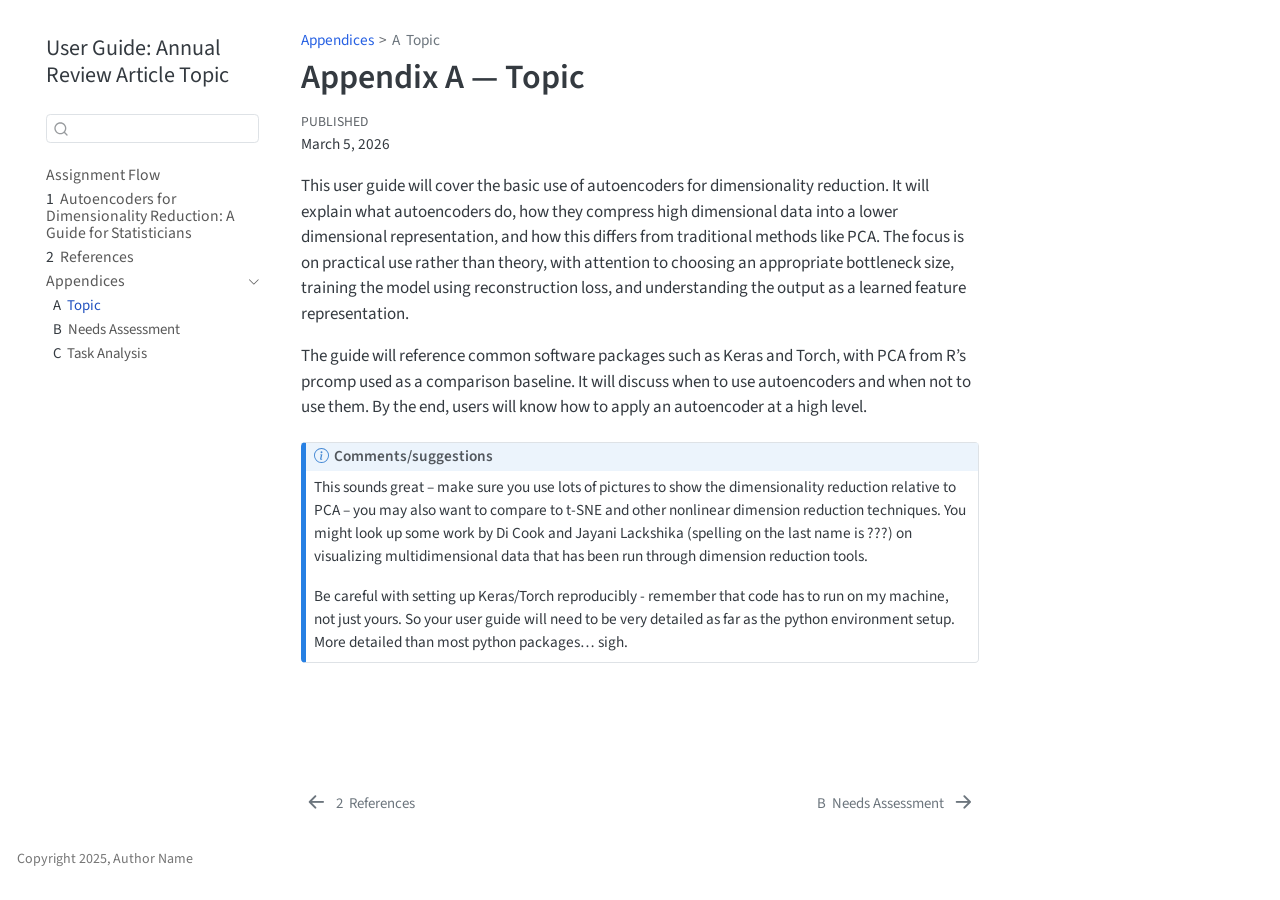
<file: docs/topic.html>
<!DOCTYPE html>
<html xmlns="http://www.w3.org/1999/xhtml" lang="en" xml:lang="en"><head>

<meta charset="utf-8">
<meta name="generator" content="quarto-1.6.40">

<meta name="viewport" content="width=device-width, initial-scale=1.0, user-scalable=yes">

<meta name="dcterms.date" content="2026-03-05">

<title>Appendix A — Topic – User Guide: Annual Review Article Topic</title>
<style>
code{white-space: pre-wrap;}
span.smallcaps{font-variant: small-caps;}
div.columns{display: flex; gap: min(4vw, 1.5em);}
div.column{flex: auto; overflow-x: auto;}
div.hanging-indent{margin-left: 1.5em; text-indent: -1.5em;}
ul.task-list{list-style: none;}
ul.task-list li input[type="checkbox"] {
  width: 0.8em;
  margin: 0 0.8em 0.2em -1em; /* quarto-specific, see https://github.com/quarto-dev/quarto-cli/issues/4556 */ 
  vertical-align: middle;
}
</style>


<script src="site_libs/quarto-nav/quarto-nav.js"></script>
<script src="site_libs/quarto-nav/headroom.min.js"></script>
<script src="site_libs/clipboard/clipboard.min.js"></script>
<script src="site_libs/quarto-search/autocomplete.umd.js"></script>
<script src="site_libs/quarto-search/fuse.min.js"></script>
<script src="site_libs/quarto-search/quarto-search.js"></script>
<meta name="quarto:offset" content="./">
<link href="./needs.html" rel="next">
<link href="./references.html" rel="prev">
<script src="site_libs/quarto-html/quarto.js"></script>
<script src="site_libs/quarto-html/popper.min.js"></script>
<script src="site_libs/quarto-html/tippy.umd.min.js"></script>
<script src="site_libs/quarto-html/anchor.min.js"></script>
<link href="site_libs/quarto-html/tippy.css" rel="stylesheet">
<link href="site_libs/quarto-html/quarto-syntax-highlighting-dece3bd051e391dd7205a6b15f93dc59.css" rel="stylesheet" id="quarto-text-highlighting-styles">
<script src="site_libs/bootstrap/bootstrap.min.js"></script>
<link href="site_libs/bootstrap/bootstrap-icons.css" rel="stylesheet">
<link href="site_libs/bootstrap/bootstrap-813c8a16b64b94fd646a87195663eb73.min.css" rel="stylesheet" append-hash="true" id="quarto-bootstrap" data-mode="light">
<script id="quarto-search-options" type="application/json">{
  "location": "sidebar",
  "copy-button": false,
  "collapse-after": 3,
  "panel-placement": "start",
  "type": "textbox",
  "limit": 50,
  "keyboard-shortcut": [
    "f",
    "/",
    "s"
  ],
  "show-item-context": false,
  "language": {
    "search-no-results-text": "No results",
    "search-matching-documents-text": "matching documents",
    "search-copy-link-title": "Copy link to search",
    "search-hide-matches-text": "Hide additional matches",
    "search-more-match-text": "more match in this document",
    "search-more-matches-text": "more matches in this document",
    "search-clear-button-title": "Clear",
    "search-text-placeholder": "",
    "search-detached-cancel-button-title": "Cancel",
    "search-submit-button-title": "Submit",
    "search-label": "Search"
  }
}</script>


</head>

<body class="nav-sidebar floating">

<div id="quarto-search-results"></div>
  <header id="quarto-header" class="headroom fixed-top">
  <nav class="quarto-secondary-nav">
    <div class="container-fluid d-flex">
      <button type="button" class="quarto-btn-toggle btn" data-bs-toggle="collapse" role="button" data-bs-target=".quarto-sidebar-collapse-item" aria-controls="quarto-sidebar" aria-expanded="false" aria-label="Toggle sidebar navigation" onclick="if (window.quartoToggleHeadroom) { window.quartoToggleHeadroom(); }">
        <i class="bi bi-layout-text-sidebar-reverse"></i>
      </button>
        <nav class="quarto-page-breadcrumbs" aria-label="breadcrumb"><ol class="breadcrumb"><li class="breadcrumb-item"><a href="./topic.html">Appendices</a></li><li class="breadcrumb-item"><a href="./topic.html"><span class="chapter-number">A</span>&nbsp; <span class="chapter-title">Topic</span></a></li></ol></nav>
        <a class="flex-grow-1" role="navigation" data-bs-toggle="collapse" data-bs-target=".quarto-sidebar-collapse-item" aria-controls="quarto-sidebar" aria-expanded="false" aria-label="Toggle sidebar navigation" onclick="if (window.quartoToggleHeadroom) { window.quartoToggleHeadroom(); }">      
        </a>
      <button type="button" class="btn quarto-search-button" aria-label="Search" onclick="window.quartoOpenSearch();">
        <i class="bi bi-search"></i>
      </button>
    </div>
  </nav>
</header>
<!-- content -->
<div id="quarto-content" class="quarto-container page-columns page-rows-contents page-layout-article">
<!-- sidebar -->
  <nav id="quarto-sidebar" class="sidebar collapse collapse-horizontal quarto-sidebar-collapse-item sidebar-navigation floating overflow-auto">
    <div class="pt-lg-2 mt-2 text-left sidebar-header">
    <div class="sidebar-title mb-0 py-0">
      <a href="./">User Guide: Annual Review Article Topic</a> 
    </div>
      </div>
        <div class="mt-2 flex-shrink-0 align-items-center">
        <div class="sidebar-search">
        <div id="quarto-search" class="" title="Search"></div>
        </div>
        </div>
    <div class="sidebar-menu-container"> 
    <ul class="list-unstyled mt-1">
        <li class="sidebar-item">
  <div class="sidebar-item-container"> 
  <a href="./index.html" class="sidebar-item-text sidebar-link">
 <span class="menu-text">Assignment Flow</span></a>
  </div>
</li>
        <li class="sidebar-item">
  <div class="sidebar-item-container"> 
  <a href="./guide.html" class="sidebar-item-text sidebar-link">
 <span class="menu-text"><span class="chapter-number">1</span>&nbsp; <span class="chapter-title">Autoencoders for Dimensionality Reduction: A Guide for Statisticians</span></span></a>
  </div>
</li>
        <li class="sidebar-item">
  <div class="sidebar-item-container"> 
  <a href="./references.html" class="sidebar-item-text sidebar-link">
 <span class="menu-text"><span class="chapter-number">2</span>&nbsp; <span class="chapter-title">References</span></span></a>
  </div>
</li>
        <li class="sidebar-item sidebar-item-section">
      <div class="sidebar-item-container"> 
            <a class="sidebar-item-text sidebar-link text-start" data-bs-toggle="collapse" data-bs-target="#quarto-sidebar-section-1" role="navigation" aria-expanded="true">
 <span class="menu-text">Appendices</span></a>
          <a class="sidebar-item-toggle text-start" data-bs-toggle="collapse" data-bs-target="#quarto-sidebar-section-1" role="navigation" aria-expanded="true" aria-label="Toggle section">
            <i class="bi bi-chevron-right ms-2"></i>
          </a> 
      </div>
      <ul id="quarto-sidebar-section-1" class="collapse list-unstyled sidebar-section depth1 show">  
          <li class="sidebar-item">
  <div class="sidebar-item-container"> 
  <a href="./topic.html" class="sidebar-item-text sidebar-link active">
 <span class="menu-text"><span class="chapter-number">A</span>&nbsp; <span class="chapter-title">Topic</span></span></a>
  </div>
</li>
          <li class="sidebar-item">
  <div class="sidebar-item-container"> 
  <a href="./needs.html" class="sidebar-item-text sidebar-link">
 <span class="menu-text"><span class="chapter-number">B</span>&nbsp; <span class="chapter-title">Needs Assessment</span></span></a>
  </div>
</li>
          <li class="sidebar-item">
  <div class="sidebar-item-container"> 
  <a href="./task-analysis.html" class="sidebar-item-text sidebar-link">
 <span class="menu-text"><span class="chapter-number">C</span>&nbsp; <span class="chapter-title">Task Analysis</span></span></a>
  </div>
</li>
      </ul>
  </li>
    </ul>
    </div>
</nav>
<div id="quarto-sidebar-glass" class="quarto-sidebar-collapse-item" data-bs-toggle="collapse" data-bs-target=".quarto-sidebar-collapse-item"></div>
<!-- margin-sidebar -->
    <div id="quarto-margin-sidebar" class="sidebar margin-sidebar zindex-bottom">
        
    </div>
<!-- main -->
<main class="content" id="quarto-document-content">

<header id="title-block-header" class="quarto-title-block default"><nav class="quarto-page-breadcrumbs quarto-title-breadcrumbs d-none d-lg-block" aria-label="breadcrumb"><ol class="breadcrumb"><li class="breadcrumb-item"><a href="./topic.html">Appendices</a></li><li class="breadcrumb-item"><a href="./topic.html"><span class="chapter-number">A</span>&nbsp; <span class="chapter-title">Topic</span></a></li></ol></nav>
<div class="quarto-title">
<h1 class="title">Appendix A — Topic</h1>
</div>



<div class="quarto-title-meta">

    
    <div>
    <div class="quarto-title-meta-heading">Published</div>
    <div class="quarto-title-meta-contents">
      <p class="date">March 5, 2026</p>
    </div>
  </div>
  
    
  </div>
  


</header>


<p>This user guide will cover the basic use of autoencoders for dimensionality reduction. It will explain what autoencoders do, how they compress high dimensional data into a lower dimensional representation, and how this differs from traditional methods like PCA. The focus is on practical use rather than theory, with attention to choosing an appropriate bottleneck size, training the model using reconstruction loss, and understanding the output as a learned feature representation.</p>
<p>The guide will reference common software packages such as Keras and Torch, with PCA from R’s prcomp used as a comparison baseline. It will discuss when to use autoencoders and when not to use them. By the end, users will know how to apply an autoencoder at a high level.</p>
<div class="callout callout-style-default callout-note callout-titled">
<div class="callout-header d-flex align-content-center">
<div class="callout-icon-container">
<i class="callout-icon"></i>
</div>
<div class="callout-title-container flex-fill">
Comments/suggestions
</div>
</div>
<div class="callout-body-container callout-body">
<p>This sounds great – make sure you use lots of pictures to show the dimensionality reduction relative to PCA – you may also want to compare to t-SNE and other nonlinear dimension reduction techniques. You might look up some work by Di Cook and Jayani Lackshika (spelling on the last name is ???) on visualizing multidimensional data that has been run through dimension reduction tools.</p>
<p>Be careful with setting up Keras/Torch reproducibly - remember that code has to run on my machine, not just yours. So your user guide will need to be very detailed as far as the python environment setup. More detailed than most python packages… sigh.</p>
</div>
</div>



</main> <!-- /main -->
<script id="quarto-html-after-body" type="application/javascript">
window.document.addEventListener("DOMContentLoaded", function (event) {
  const toggleBodyColorMode = (bsSheetEl) => {
    const mode = bsSheetEl.getAttribute("data-mode");
    const bodyEl = window.document.querySelector("body");
    if (mode === "dark") {
      bodyEl.classList.add("quarto-dark");
      bodyEl.classList.remove("quarto-light");
    } else {
      bodyEl.classList.add("quarto-light");
      bodyEl.classList.remove("quarto-dark");
    }
  }
  const toggleBodyColorPrimary = () => {
    const bsSheetEl = window.document.querySelector("link#quarto-bootstrap");
    if (bsSheetEl) {
      toggleBodyColorMode(bsSheetEl);
    }
  }
  toggleBodyColorPrimary();  
  const icon = "";
  const anchorJS = new window.AnchorJS();
  anchorJS.options = {
    placement: 'right',
    icon: icon
  };
  anchorJS.add('.anchored');
  const isCodeAnnotation = (el) => {
    for (const clz of el.classList) {
      if (clz.startsWith('code-annotation-')) {                     
        return true;
      }
    }
    return false;
  }
  const onCopySuccess = function(e) {
    // button target
    const button = e.trigger;
    // don't keep focus
    button.blur();
    // flash "checked"
    button.classList.add('code-copy-button-checked');
    var currentTitle = button.getAttribute("title");
    button.setAttribute("title", "Copied!");
    let tooltip;
    if (window.bootstrap) {
      button.setAttribute("data-bs-toggle", "tooltip");
      button.setAttribute("data-bs-placement", "left");
      button.setAttribute("data-bs-title", "Copied!");
      tooltip = new bootstrap.Tooltip(button, 
        { trigger: "manual", 
          customClass: "code-copy-button-tooltip",
          offset: [0, -8]});
      tooltip.show();    
    }
    setTimeout(function() {
      if (tooltip) {
        tooltip.hide();
        button.removeAttribute("data-bs-title");
        button.removeAttribute("data-bs-toggle");
        button.removeAttribute("data-bs-placement");
      }
      button.setAttribute("title", currentTitle);
      button.classList.remove('code-copy-button-checked');
    }, 1000);
    // clear code selection
    e.clearSelection();
  }
  const getTextToCopy = function(trigger) {
      const codeEl = trigger.previousElementSibling.cloneNode(true);
      for (const childEl of codeEl.children) {
        if (isCodeAnnotation(childEl)) {
          childEl.remove();
        }
      }
      return codeEl.innerText;
  }
  const clipboard = new window.ClipboardJS('.code-copy-button:not([data-in-quarto-modal])', {
    text: getTextToCopy
  });
  clipboard.on('success', onCopySuccess);
  if (window.document.getElementById('quarto-embedded-source-code-modal')) {
    const clipboardModal = new window.ClipboardJS('.code-copy-button[data-in-quarto-modal]', {
      text: getTextToCopy,
      container: window.document.getElementById('quarto-embedded-source-code-modal')
    });
    clipboardModal.on('success', onCopySuccess);
  }
    var localhostRegex = new RegExp(/^(?:http|https):\/\/localhost\:?[0-9]*\//);
    var mailtoRegex = new RegExp(/^mailto:/);
      var filterRegex = new RegExp('/' + window.location.host + '/');
    var isInternal = (href) => {
        return filterRegex.test(href) || localhostRegex.test(href) || mailtoRegex.test(href);
    }
    // Inspect non-navigation links and adorn them if external
 	var links = window.document.querySelectorAll('a[href]:not(.nav-link):not(.navbar-brand):not(.toc-action):not(.sidebar-link):not(.sidebar-item-toggle):not(.pagination-link):not(.no-external):not([aria-hidden]):not(.dropdown-item):not(.quarto-navigation-tool):not(.about-link)');
    for (var i=0; i<links.length; i++) {
      const link = links[i];
      if (!isInternal(link.href)) {
        // undo the damage that might have been done by quarto-nav.js in the case of
        // links that we want to consider external
        if (link.dataset.originalHref !== undefined) {
          link.href = link.dataset.originalHref;
        }
      }
    }
  function tippyHover(el, contentFn, onTriggerFn, onUntriggerFn) {
    const config = {
      allowHTML: true,
      maxWidth: 500,
      delay: 100,
      arrow: false,
      appendTo: function(el) {
          return el.parentElement;
      },
      interactive: true,
      interactiveBorder: 10,
      theme: 'quarto',
      placement: 'bottom-start',
    };
    if (contentFn) {
      config.content = contentFn;
    }
    if (onTriggerFn) {
      config.onTrigger = onTriggerFn;
    }
    if (onUntriggerFn) {
      config.onUntrigger = onUntriggerFn;
    }
    window.tippy(el, config); 
  }
  const noterefs = window.document.querySelectorAll('a[role="doc-noteref"]');
  for (var i=0; i<noterefs.length; i++) {
    const ref = noterefs[i];
    tippyHover(ref, function() {
      // use id or data attribute instead here
      let href = ref.getAttribute('data-footnote-href') || ref.getAttribute('href');
      try { href = new URL(href).hash; } catch {}
      const id = href.replace(/^#\/?/, "");
      const note = window.document.getElementById(id);
      if (note) {
        return note.innerHTML;
      } else {
        return "";
      }
    });
  }
  const xrefs = window.document.querySelectorAll('a.quarto-xref');
  const processXRef = (id, note) => {
    // Strip column container classes
    const stripColumnClz = (el) => {
      el.classList.remove("page-full", "page-columns");
      if (el.children) {
        for (const child of el.children) {
          stripColumnClz(child);
        }
      }
    }
    stripColumnClz(note)
    if (id === null || id.startsWith('sec-')) {
      // Special case sections, only their first couple elements
      const container = document.createElement("div");
      if (note.children && note.children.length > 2) {
        container.appendChild(note.children[0].cloneNode(true));
        for (let i = 1; i < note.children.length; i++) {
          const child = note.children[i];
          if (child.tagName === "P" && child.innerText === "") {
            continue;
          } else {
            container.appendChild(child.cloneNode(true));
            break;
          }
        }
        if (window.Quarto?.typesetMath) {
          window.Quarto.typesetMath(container);
        }
        return container.innerHTML
      } else {
        if (window.Quarto?.typesetMath) {
          window.Quarto.typesetMath(note);
        }
        return note.innerHTML;
      }
    } else {
      // Remove any anchor links if they are present
      const anchorLink = note.querySelector('a.anchorjs-link');
      if (anchorLink) {
        anchorLink.remove();
      }
      if (window.Quarto?.typesetMath) {
        window.Quarto.typesetMath(note);
      }
      if (note.classList.contains("callout")) {
        return note.outerHTML;
      } else {
        return note.innerHTML;
      }
    }
  }
  for (var i=0; i<xrefs.length; i++) {
    const xref = xrefs[i];
    tippyHover(xref, undefined, function(instance) {
      instance.disable();
      let url = xref.getAttribute('href');
      let hash = undefined; 
      if (url.startsWith('#')) {
        hash = url;
      } else {
        try { hash = new URL(url).hash; } catch {}
      }
      if (hash) {
        const id = hash.replace(/^#\/?/, "");
        const note = window.document.getElementById(id);
        if (note !== null) {
          try {
            const html = processXRef(id, note.cloneNode(true));
            instance.setContent(html);
          } finally {
            instance.enable();
            instance.show();
          }
        } else {
          // See if we can fetch this
          fetch(url.split('#')[0])
          .then(res => res.text())
          .then(html => {
            const parser = new DOMParser();
            const htmlDoc = parser.parseFromString(html, "text/html");
            const note = htmlDoc.getElementById(id);
            if (note !== null) {
              const html = processXRef(id, note);
              instance.setContent(html);
            } 
          }).finally(() => {
            instance.enable();
            instance.show();
          });
        }
      } else {
        // See if we can fetch a full url (with no hash to target)
        // This is a special case and we should probably do some content thinning / targeting
        fetch(url)
        .then(res => res.text())
        .then(html => {
          const parser = new DOMParser();
          const htmlDoc = parser.parseFromString(html, "text/html");
          const note = htmlDoc.querySelector('main.content');
          if (note !== null) {
            // This should only happen for chapter cross references
            // (since there is no id in the URL)
            // remove the first header
            if (note.children.length > 0 && note.children[0].tagName === "HEADER") {
              note.children[0].remove();
            }
            const html = processXRef(null, note);
            instance.setContent(html);
          } 
        }).finally(() => {
          instance.enable();
          instance.show();
        });
      }
    }, function(instance) {
    });
  }
      let selectedAnnoteEl;
      const selectorForAnnotation = ( cell, annotation) => {
        let cellAttr = 'data-code-cell="' + cell + '"';
        let lineAttr = 'data-code-annotation="' +  annotation + '"';
        const selector = 'span[' + cellAttr + '][' + lineAttr + ']';
        return selector;
      }
      const selectCodeLines = (annoteEl) => {
        const doc = window.document;
        const targetCell = annoteEl.getAttribute("data-target-cell");
        const targetAnnotation = annoteEl.getAttribute("data-target-annotation");
        const annoteSpan = window.document.querySelector(selectorForAnnotation(targetCell, targetAnnotation));
        const lines = annoteSpan.getAttribute("data-code-lines").split(",");
        const lineIds = lines.map((line) => {
          return targetCell + "-" + line;
        })
        let top = null;
        let height = null;
        let parent = null;
        if (lineIds.length > 0) {
            //compute the position of the single el (top and bottom and make a div)
            const el = window.document.getElementById(lineIds[0]);
            top = el.offsetTop;
            height = el.offsetHeight;
            parent = el.parentElement.parentElement;
          if (lineIds.length > 1) {
            const lastEl = window.document.getElementById(lineIds[lineIds.length - 1]);
            const bottom = lastEl.offsetTop + lastEl.offsetHeight;
            height = bottom - top;
          }
          if (top !== null && height !== null && parent !== null) {
            // cook up a div (if necessary) and position it 
            let div = window.document.getElementById("code-annotation-line-highlight");
            if (div === null) {
              div = window.document.createElement("div");
              div.setAttribute("id", "code-annotation-line-highlight");
              div.style.position = 'absolute';
              parent.appendChild(div);
            }
            div.style.top = top - 2 + "px";
            div.style.height = height + 4 + "px";
            div.style.left = 0;
            let gutterDiv = window.document.getElementById("code-annotation-line-highlight-gutter");
            if (gutterDiv === null) {
              gutterDiv = window.document.createElement("div");
              gutterDiv.setAttribute("id", "code-annotation-line-highlight-gutter");
              gutterDiv.style.position = 'absolute';
              const codeCell = window.document.getElementById(targetCell);
              const gutter = codeCell.querySelector('.code-annotation-gutter');
              gutter.appendChild(gutterDiv);
            }
            gutterDiv.style.top = top - 2 + "px";
            gutterDiv.style.height = height + 4 + "px";
          }
          selectedAnnoteEl = annoteEl;
        }
      };
      const unselectCodeLines = () => {
        const elementsIds = ["code-annotation-line-highlight", "code-annotation-line-highlight-gutter"];
        elementsIds.forEach((elId) => {
          const div = window.document.getElementById(elId);
          if (div) {
            div.remove();
          }
        });
        selectedAnnoteEl = undefined;
      };
        // Handle positioning of the toggle
    window.addEventListener(
      "resize",
      throttle(() => {
        elRect = undefined;
        if (selectedAnnoteEl) {
          selectCodeLines(selectedAnnoteEl);
        }
      }, 10)
    );
    function throttle(fn, ms) {
    let throttle = false;
    let timer;
      return (...args) => {
        if(!throttle) { // first call gets through
            fn.apply(this, args);
            throttle = true;
        } else { // all the others get throttled
            if(timer) clearTimeout(timer); // cancel #2
            timer = setTimeout(() => {
              fn.apply(this, args);
              timer = throttle = false;
            }, ms);
        }
      };
    }
      // Attach click handler to the DT
      const annoteDls = window.document.querySelectorAll('dt[data-target-cell]');
      for (const annoteDlNode of annoteDls) {
        annoteDlNode.addEventListener('click', (event) => {
          const clickedEl = event.target;
          if (clickedEl !== selectedAnnoteEl) {
            unselectCodeLines();
            const activeEl = window.document.querySelector('dt[data-target-cell].code-annotation-active');
            if (activeEl) {
              activeEl.classList.remove('code-annotation-active');
            }
            selectCodeLines(clickedEl);
            clickedEl.classList.add('code-annotation-active');
          } else {
            // Unselect the line
            unselectCodeLines();
            clickedEl.classList.remove('code-annotation-active');
          }
        });
      }
  const findCites = (el) => {
    const parentEl = el.parentElement;
    if (parentEl) {
      const cites = parentEl.dataset.cites;
      if (cites) {
        return {
          el,
          cites: cites.split(' ')
        };
      } else {
        return findCites(el.parentElement)
      }
    } else {
      return undefined;
    }
  };
  var bibliorefs = window.document.querySelectorAll('a[role="doc-biblioref"]');
  for (var i=0; i<bibliorefs.length; i++) {
    const ref = bibliorefs[i];
    const citeInfo = findCites(ref);
    if (citeInfo) {
      tippyHover(citeInfo.el, function() {
        var popup = window.document.createElement('div');
        citeInfo.cites.forEach(function(cite) {
          var citeDiv = window.document.createElement('div');
          citeDiv.classList.add('hanging-indent');
          citeDiv.classList.add('csl-entry');
          var biblioDiv = window.document.getElementById('ref-' + cite);
          if (biblioDiv) {
            citeDiv.innerHTML = biblioDiv.innerHTML;
          }
          popup.appendChild(citeDiv);
        });
        return popup.innerHTML;
      });
    }
  }
});
</script>
<nav class="page-navigation">
  <div class="nav-page nav-page-previous">
      <a href="./references.html" class="pagination-link" aria-label="References">
        <i class="bi bi-arrow-left-short"></i> <span class="nav-page-text"><span class="chapter-number">2</span>&nbsp; <span class="chapter-title">References</span></span>
      </a>          
  </div>
  <div class="nav-page nav-page-next">
      <a href="./needs.html" class="pagination-link" aria-label="Needs Assessment">
        <span class="nav-page-text"><span class="chapter-number">B</span>&nbsp; <span class="chapter-title">Needs Assessment</span></span> <i class="bi bi-arrow-right-short"></i>
      </a>
  </div>
</nav>
</div> <!-- /content -->
<footer class="footer">
  <div class="nav-footer">
    <div class="nav-footer-left">
<p>Copyright 2025, Author Name</p>
</div>   
    <div class="nav-footer-center">
      &nbsp;
    </div>
    <div class="nav-footer-right">
      &nbsp;
    </div>
  </div>
</footer>




</body></html>
</file>
<file: docs/site_libs/quarto-html/tippy.css>
.tippy-box[data-animation=fade][data-state=hidden]{opacity:0}[data-tippy-root]{max-width:calc(100vw - 10px)}.tippy-box{position:relative;background-color:#333;color:#fff;border-radius:4px;font-size:14px;line-height:1.4;white-space:normal;outline:0;transition-property:transform,visibility,opacity}.tippy-box[data-placement^=top]>.tippy-arrow{bottom:0}.tippy-box[data-placement^=top]>.tippy-arrow:before{bottom:-7px;left:0;border-width:8px 8px 0;border-top-color:initial;transform-origin:center top}.tippy-box[data-placement^=bottom]>.tippy-arrow{top:0}.tippy-box[data-placement^=bottom]>.tippy-arrow:before{top:-7px;left:0;border-width:0 8px 8px;border-bottom-color:initial;transform-origin:center bottom}.tippy-box[data-placement^=left]>.tippy-arrow{right:0}.tippy-box[data-placement^=left]>.tippy-arrow:before{border-width:8px 0 8px 8px;border-left-color:initial;right:-7px;transform-origin:center left}.tippy-box[data-placement^=right]>.tippy-arrow{left:0}.tippy-box[data-placement^=right]>.tippy-arrow:before{left:-7px;border-width:8px 8px 8px 0;border-right-color:initial;transform-origin:center right}.tippy-box[data-inertia][data-state=visible]{transition-timing-function:cubic-bezier(.54,1.5,.38,1.11)}.tippy-arrow{width:16px;height:16px;color:#333}.tippy-arrow:before{content:"";position:absolute;border-color:transparent;border-style:solid}.tippy-content{position:relative;padding:5px 9px;z-index:1}
</file>
<file: docs/site_libs/quarto-html/quarto-syntax-highlighting-dece3bd051e391dd7205a6b15f93dc59.css>
/* quarto syntax highlight colors */
:root {
  --quarto-hl-ot-color: #d91e18;
  --quarto-hl-at-color: #a55a00;
  --quarto-hl-ss-color: #008000;
  --quarto-hl-an-color: #696969;
  --quarto-hl-fu-color: #06287e;
  --quarto-hl-st-color: #008000;
  --quarto-hl-cf-color: #d91e18;
  --quarto-hl-op-color: #00769e;
  --quarto-hl-er-color: #7928a1;
  --quarto-hl-bn-color: #7928a1;
  --quarto-hl-al-color: #7928a1;
  --quarto-hl-va-color: #a55a00;
  --quarto-hl-bu-color: inherit;
  --quarto-hl-ex-color: inherit;
  --quarto-hl-pp-color: #7928a1;
  --quarto-hl-in-color: #696969;
  --quarto-hl-vs-color: #008000;
  --quarto-hl-wa-color: #696969;
  --quarto-hl-do-color: #696969;
  --quarto-hl-im-color: inherit;
  --quarto-hl-ch-color: #008000;
  --quarto-hl-dt-color: #7928a1;
  --quarto-hl-fl-color: #a55a00;
  --quarto-hl-co-color: #696969;
  --quarto-hl-cv-color: #696969;
  --quarto-hl-cn-color: #d91e18;
  --quarto-hl-sc-color: #00769e;
  --quarto-hl-dv-color: #7928a1;
  --quarto-hl-kw-color: #d91e18;
}

/* other quarto variables */
:root {
  --quarto-font-monospace: SFMono-Regular, Menlo, Monaco, Consolas, "Liberation Mono", "Courier New", monospace;
}

pre > code.sourceCode > span {
  color: #545454;
}

code span {
  color: #545454;
}

code.sourceCode > span {
  color: #545454;
}

div.sourceCode,
div.sourceCode pre.sourceCode {
  color: #545454;
}

code span.ot {
  color: #d91e18;
  font-style: inherit;
}

code span.at {
  color: #a55a00;
  font-style: inherit;
}

code span.ss {
  color: #008000;
  font-style: inherit;
}

code span.an {
  color: #696969;
  font-style: inherit;
}

code span.fu {
  color: #06287e;
  font-style: inherit;
}

code span.st {
  color: #008000;
  font-style: inherit;
}

code span.cf {
  color: #d91e18;
  font-style: inherit;
}

code span.op {
  color: #00769e;
  font-style: inherit;
}

code span.er {
  color: #7928a1;
  font-style: inherit;
}

code span.bn {
  color: #7928a1;
  font-style: inherit;
}

code span.al {
  color: #7928a1;
  font-style: inherit;
}

code span.va {
  color: #a55a00;
  font-style: inherit;
}

code span.bu {
  font-style: inherit;
}

code span.ex {
  font-style: inherit;
}

code span.pp {
  color: #7928a1;
  font-style: inherit;
}

code span.in {
  color: #696969;
  font-style: inherit;
}

code span.vs {
  color: #008000;
  font-style: inherit;
}

code span.wa {
  color: #696969;
  font-style: italic;
}

code span.do {
  color: #696969;
  font-style: italic;
}

code span.im {
  font-style: inherit;
}

code span.ch {
  color: #008000;
  font-style: inherit;
}

code span.dt {
  color: #7928a1;
  font-style: inherit;
}

code span.fl {
  color: #a55a00;
  font-style: inherit;
}

code span.co {
  color: #696969;
  font-style: inherit;
}

code span.cv {
  color: #696969;
  font-style: italic;
}

code span.cn {
  color: #d91e18;
  font-style: inherit;
}

code span.sc {
  color: #00769e;
  font-style: inherit;
}

code span.dv {
  color: #7928a1;
  font-style: inherit;
}

code span.kw {
  color: #d91e18;
  font-style: inherit;
}

.prevent-inlining {
  content: "</";
}

/*# sourceMappingURL=d529fb46b0d80f642ecba0ce5044f929.css.map */
</file>
